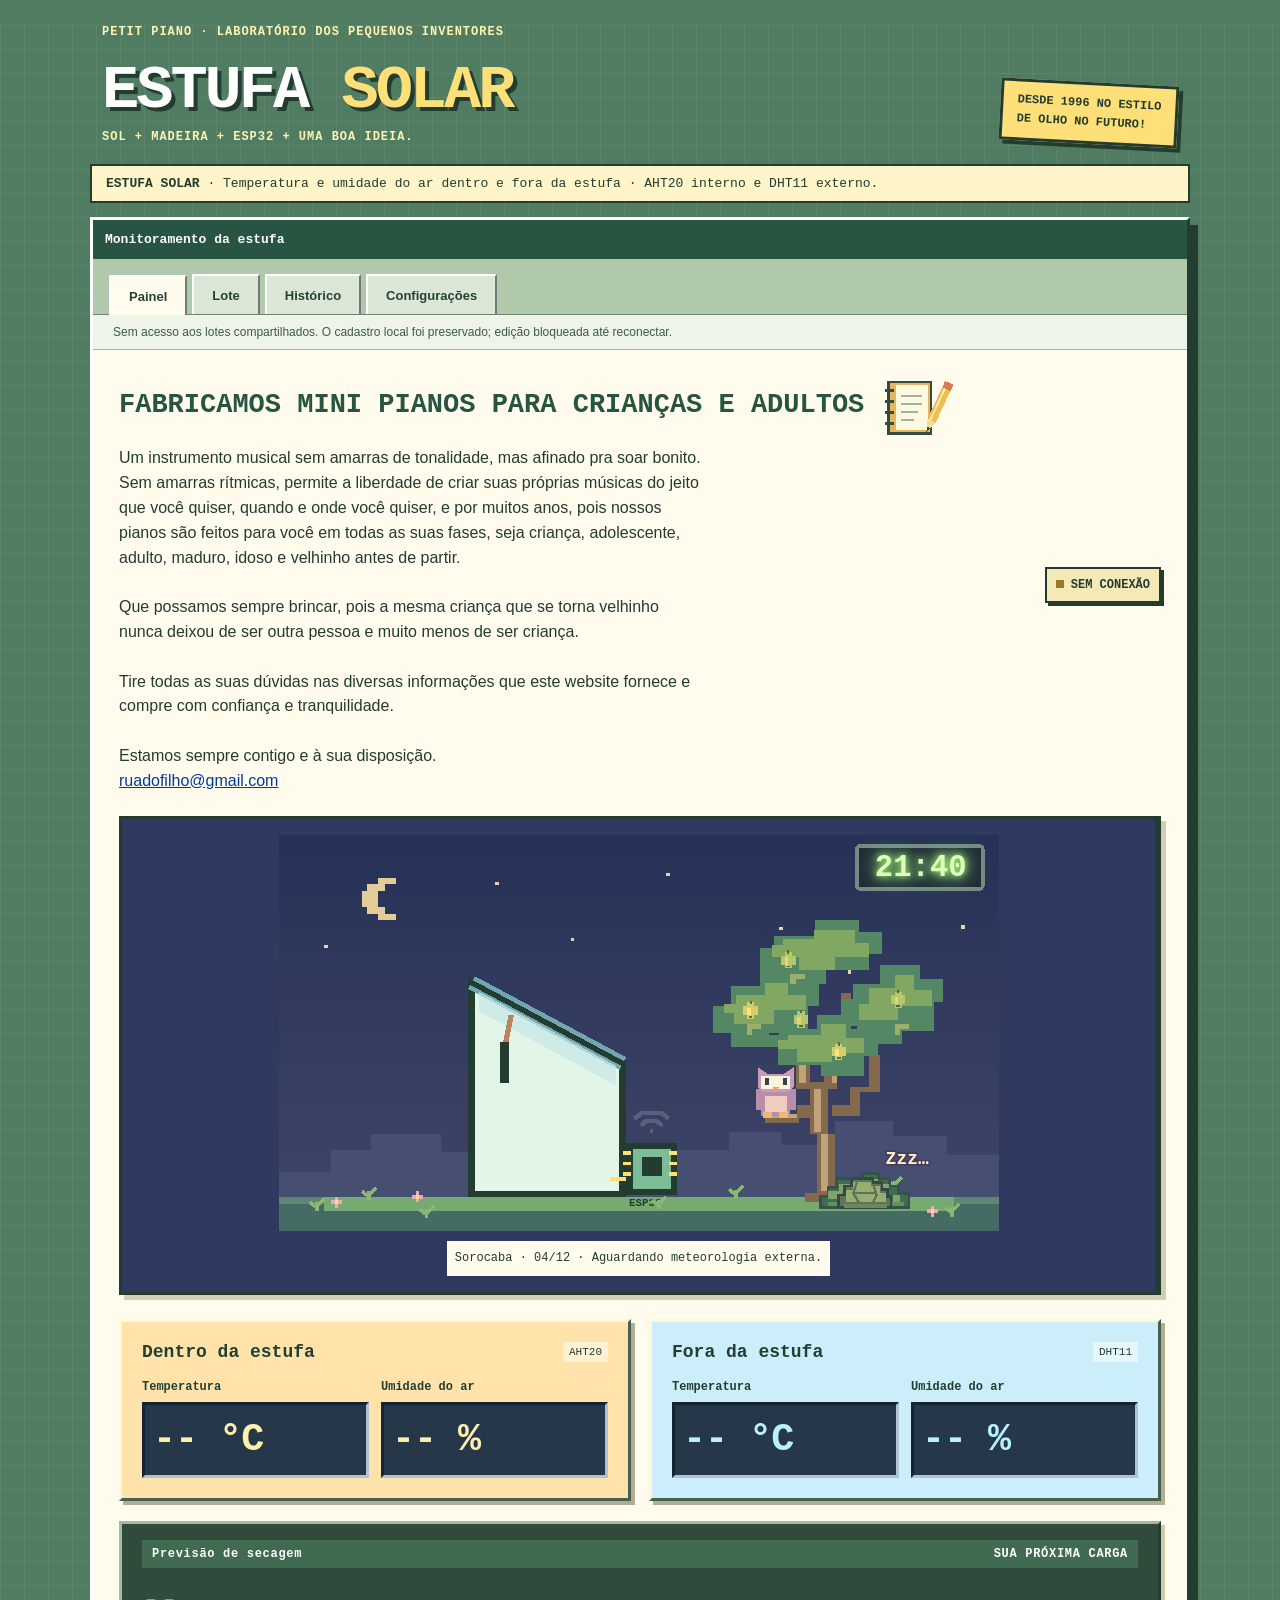
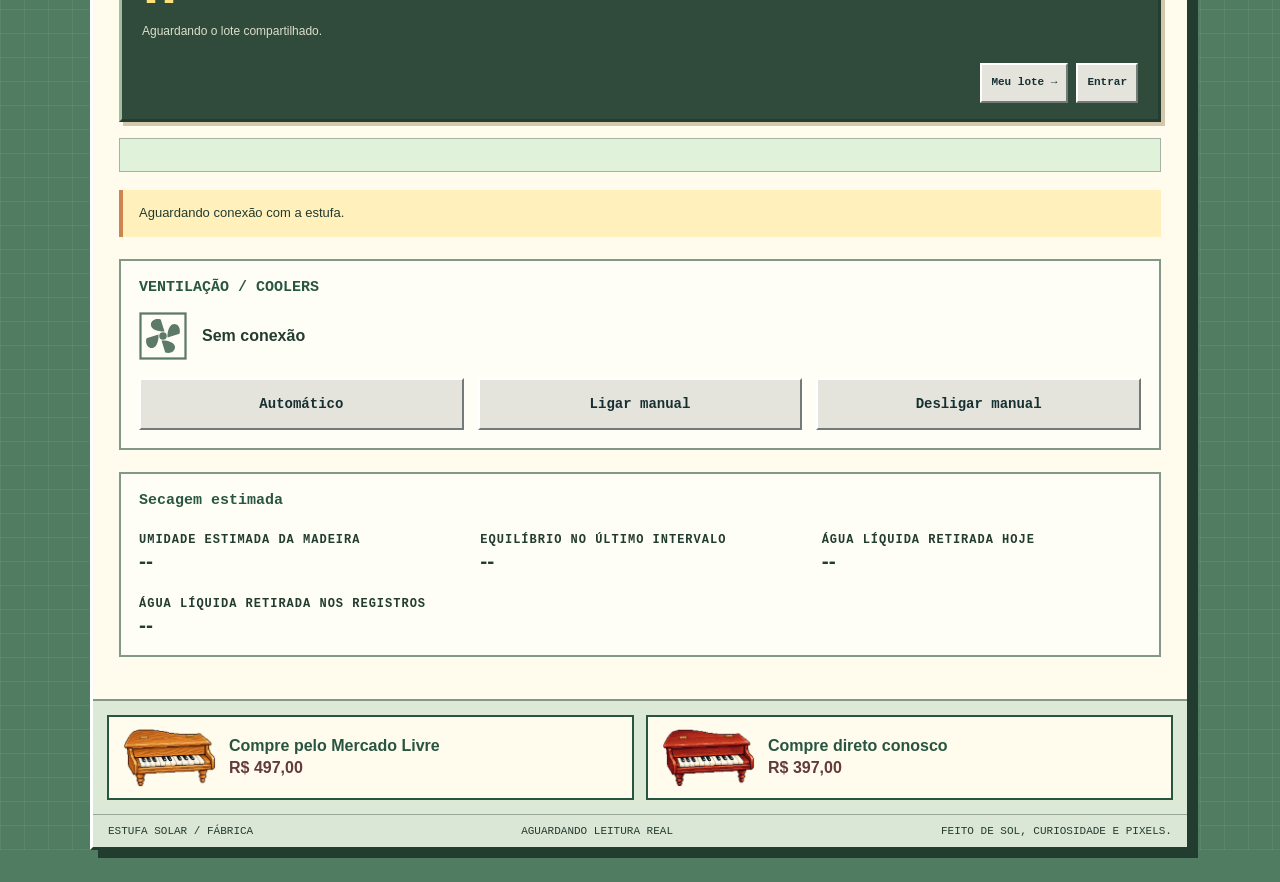
<file: index.html>
<!doctype html>

<html lang="pt-BR">

<head><meta http-equiv="Content-Security-Policy" content="default-src 'self'; connect-src https://fabrica-escotilhas.josequiriri132.workers.dev https://api.open-meteo.com https://geocoding-api.open-meteo.com https://power.larc.nasa.gov https://estufa-api.josequiriri132.workers.dev; img-src 'self' data:; style-src 'self' 'unsafe-inline'; script-src 'self' 'unsafe-inline'; base-uri 'none'; form-action 'none'"><meta charset="utf-8"><meta name="viewport" content="width=device-width,initial-scale=1"><meta name="theme-color" content="#092f38"><title>Estufa Solar — Lotes e Secagem</title>

<style>

:root{font-family:Arial,Helvetica,sans-serif;color:#122c30;background:#103b43;font-size:15px}*{box-sizing:border-box}body{margin:0;background-image:radial-gradient(#ffffff19 1px,transparent 1px);background-size:12px 12px}a{color:#003b9a}button,input,select{font:inherit}button,.button{cursor:pointer;padding:9px 16px;background:#e4e4dc;color:#172f32;border:2px solid;border-color:#fff #737b78 #737b78 #fff;text-decoration:none;display:inline-block;font-weight:bold}button:hover,.button:hover{background:#f6f2d8}button:active{border-color:#737b78 #fff #fff #737b78}button:disabled{cursor:not-allowed;opacity:.55}.masthead{max-width:1100px;margin:30px auto 0;color:#fff;padding:0 12px}.eyebrow{font:12px 'Courier New',monospace;letter-spacing:2px;color:#acd4c9}.heading{display:flex;align-items:end;justify-content:space-between;gap:20px;margin:12px 0 20px}h1{font:700 clamp(26px,5vw,46px) 'Courier New',monospace;margin:4px 0;letter-spacing:-2px}h1 span{color:#ebd78c}.stamp{border:1px solid #94aca4;padding:9px 14px;font:12px 'Courier New',monospace;line-height:1.6;color:#d1e5da}.window{max-width:1100px;margin:0 auto 32px;background:#c7cfca;border:3px solid;border-color:#ebeee7 #16333b #16333b #ebeee7;box-shadow:10px 10px 0 #062a30}.titlebar{background:#092f38;color:#fff;display:flex;justify-content:space-between;align-items:center;padding:8px 12px;font:700 13px 'Courier New',monospace}.titlebar small{color:#e4d38d}.nav{padding:12px 16px 0;display:flex;gap:5px;border-bottom:1px solid #86998d}.nav button{padding:10px 18px;font-size:13px;border-bottom:0}.nav button[aria-selected=true]{background:#f5f3e7;transform:translateY(1px)}.content{background:#f5f3e7;padding:26px}.intro{display:flex;align-items:center;justify-content:space-between;gap:18px;margin-bottom:22px}h2{font:700 24px 'Courier New',monospace;margin:0 0 7px}.muted{color:#526a65;font-size:13px;line-height:1.6}.badge{white-space:nowrap;font:700 12px 'Courier New',monospace;border:1px solid #bba555;padding:9px;background:#f5e9b7}.badge.offline{background:#f3d7cb;border-color:#a45440}.badge.offline .dot{background:#a45440}.badge.online{background:#d2e8cc;border-color:#6b9364}.dot{display:inline-block;width:8px;height:8px;background:#9d7928;margin-right:7px}.online .dot{background:#2e7147}.meters{display:grid;grid-template-columns:1fr 1fr;gap:16px}.meter{background:#e3e7dc;padding:19px;border:1px solid #a3b3a6;position:relative}.label{font:700 12px 'Courier New',monospace;letter-spacing:1px}.display{background:#122d2c;color:#d6e7a8;padding:18px 15px;margin:14px 0 10px;font:700 clamp(38px,7vw,60px) 'Courier New',monospace;box-shadow:inset 2px 2px 0 #071e20;letter-spacing:-3px}.unit{font-size:25px;letter-spacing:0;color:#94bda5}.notice{padding:13px 16px;background:#f3e9bf;border-left:4px solid #ac8d38;margin:18px 0;font-size:13px;line-height:1.6}.lower{display:grid;grid-template-columns:1.15fr 1fr;gap:16px;margin:22px 0}.box{border:1px solid #a4b3a4;padding:18px;background:#fffef6}h3{font:700 15px 'Courier New',monospace;margin:0 0 16px}.readout{display:flex;justify-content:space-between;gap:15px;padding:10px 0;border-bottom:1px dotted #bec8bb;font-size:13px}.readout:last-child{border:0}.controls{display:flex;gap:8px;flex-wrap:wrap;margin:16px 0}.controls button{font-size:12px}.machine{display:flex;gap:15px;align-items:center}.fan{width:48px;height:48px;flex-shrink:0;color:#5d7969}.connection{font:12px 'Courier New',monospace;padding:11px;background:#e2e8df;line-height:1.7}.section-title{display:flex;justify-content:space-between;align-items:center;gap:10px;flex-wrap:wrap;margin:26px 0 15px}.section-title h3{margin:0}.charts{display:grid;grid-template-columns:1fr 1fr;gap:16px}.chart{border:1px solid #a4b3a4;padding:16px;background:#fffef6;min-width:0}.chart svg{width:100%;height:auto;display:block}.empty{height:190px;display:flex;align-items:center;justify-content:center;text-align:center;background:repeating-linear-gradient(0deg,transparent,transparent 35px,#526a6512 36px);color:#657a70;font:13px 'Courier New',monospace;padding:20px}.legend{font:11px 'Courier New',monospace;color:#526a65;margin-top:12px}.footerbar{font:11px 'Courier New',monospace;display:flex;justify-content:space-between;gap:12px;flex-wrap:wrap;padding:10px 15px;background:#dce1d7;border-top:1px solid #94a799}.under{max-width:1100px;margin:-14px auto 30px;text-align:center;color:#b0cac1;font:11px 'Courier New',monospace;line-height:1.8;padding:0 18px}.under a{color:#e8dcab}.import-row{display:flex;gap:12px;flex-wrap:wrap;align-items:center;margin:16px 0}input[type=file]{max-width:100%;font-size:13px}select{padding:7px;background:white;border:1px solid #9bad9f}.table-wrap{overflow:auto}table{width:100%;border-collapse:collapse;font-size:13px}th,td{text-align:left;padding:10px;border-bottom:1px solid #c7d0bf}th{font-family:'Courier New',monospace;background:#e9ecdf}.about-grid{display:grid;grid-template-columns:1fr 1fr;gap:16px}.about-grid p{line-height:1.7;font-size:14px}.status-live{font-size:12px}button:focus-visible,a:focus-visible,input:focus-visible,select:focus-visible{outline:3px solid #b5841e;outline-offset:3px}[hidden]{display:none!important}@media(max-width:720px){.masthead{margin-top:18px}.heading{align-items:start}.stamp{display:none}.window{margin:0 10px 24px;box-shadow:5px 5px 0 #062a30}.content{padding:18px 13px}.intro{align-items:start;flex-direction:column}.meters,.lower,.charts,.about-grid{grid-template-columns:1fr}.nav{padding:10px 7px 0}.nav button{padding:10px;font-size:12px}.titlebar{font-size:11px}.titlebar small{display:none}.display{font-size:54px}.meter{padding:15px}.lower{margin-top:16px}.under{margin-top:0}}


.lab-banner{max-width:1100px;margin:0 auto 14px;padding:13px 17px;background:#f5e9b7;border:2px solid #bb9d45;font:12px 'Courier New',monospace;line-height:1.6}
.form-grid,.result-grid{display:grid;grid-template-columns:repeat(3,minmax(0,1fr));gap:15px}.field{display:flex;flex-direction:column;gap:7px;font-size:13px}.field label,.field legend{font-weight:bold}.field input,.field select{width:100%;min-width:0;padding:10px;border:1px solid #9bad9f;background:#fffef6;color:#122c30}.field small{font-size:11px;line-height:1.5;color:#526a65}.span2{grid-column:span 2}.full{grid-column:1/-1}
.lab-form{border:1px solid #a4b3a4;background:#e9ecdf;padding:20px;margin:18px 0}.lab-form h3{margin-top:10px}
.batch-item{display:flex;justify-content:space-between;gap:15px;align-items:center;padding:15px 0;border-bottom:1px dotted #a4b3a4}.short-empty{height:100px}
.forecast-hero{background:#122d2c;color:#d6e7a8;padding:23px;margin:20px 0}.forecast-hero strong{display:block;font:700 27px 'Courier New',monospace;line-height:1.3;margin:12px 0}.forecast-hero span{font-size:12px;color:#cfdbc1}
.result-grid>div{padding:14px;border:1px solid #a4b3a4;background:#e9ecdf}.result-grid small{display:block;color:#526a65;line-height:1.5}.result-grid b{display:block;font:700 18px 'Courier New',monospace;margin-top:7px}
.checks{display:flex;flex-wrap:wrap;gap:18px;margin:18px 0}.checks label{display:flex;align-items:center;gap:8px;font-size:13px}
.summary-strip{border:1px solid #a4b3a4;padding:16px;background:#e3e7dc;margin-top:16px;font:13px 'Courier New',monospace}
details{border:1px solid #a4b3a4;padding:15px;background:#fffef6;margin:20px 0}summary{cursor:pointer;font-weight:bold}details p{font-size:13px;line-height:1.7}
.nav{flex-wrap:wrap}.notice a{font-weight:bold}.lab-form fieldset{border:0;padding:0;margin:15px 0}.lab-form legend{font:700 15px 'Courier New',monospace;padding-bottom:12px}.lab-status{min-height:25px}
@media(max-width:720px){.form-grid,.result-grid{grid-template-columns:1fr 1fr}.batch-item{display:block}.lab-banner{margin:0 10px 12px}.span2{grid-column:1/-1}}@media(max-width:460px){.form-grid,.result-grid{grid-template-columns:1fr}.span2{grid-column:auto}.forecast-hero strong{font-size:22px}.nav button{padding:10px 8px}}

.lab-banner{font:12px 'Courier New',monospace;padding:10px 14px}.arrival-clock{margin-top:20px;background:#20323e;border:3px solid;border-color:#eee2b9 #0b1820 #0b1820 #eee2b9;box-shadow:4px 4px 0 #b2b8ac;color:#f1e1a0}
.clock-title{display:flex;justify-content:space-between;gap:12px;background:#476150;color:#fff4d3;padding:9px 13px;font:700 12px 'Courier New',monospace;letter-spacing:.7px}
.clock-body{display:flex;align-items:center;gap:26px;padding:26px}.pixel-hourglass{width:88px;height:110px;flex-shrink:0;filter:drop-shadow(4px 4px 0 #0c2026)}.clock-copy{min-width:0}.clock-copy>.label{font-size:11px;color:#d2d6bf;letter-spacing:1px}
#time-main{font:700 clamp(28px,5vw,52px) 'Courier New',monospace;line-height:1.1;margin:13px 0;overflow-wrap:anywhere}.days-digits{font-size:clamp(48px,8vw,76px);letter-spacing:-4px}.days-unit{display:block;font:13px 'Courier New',monospace;letter-spacing:2px;margin-top:5px;text-transform:uppercase}
#time-caption{font-size:12px;line-height:1.6;color:#dce0ce;margin:10px 0 0}.clock-bottom{border-top:1px dotted #6d7b78;padding:14px 20px;font:11px 'Courier New',monospace;line-height:1.6;color:#d9e0c4}
.clock-track{height:10px;background:repeating-linear-gradient(90deg,#102732 0 15px,#20323e 15px 19px);border:1px solid #7d8978;margin-bottom:9px}.clock-track>div{height:100%;background:repeating-linear-gradient(90deg,#e8ca75 0 15px,transparent 15px 19px);transition:width .3s}
.clock-actions{display:flex;align-items:center;justify-content:space-between;gap:10px;margin-top:11px}.clock-actions small{font-size:10px}.clock-actions button{font-size:11px;padding:6px 9px}.at-target .clock-title{background:#397359}
.sand{animation:sand-fall 1.4s steps(3,end) infinite}@keyframes sand-fall{0%{transform:translateY(-3px);opacity:.6}50%{opacity:1}100%{transform:translateY(4px);opacity:.4}}
.wood-species{font:700 13px 'Courier New',monospace;margin:0 0 20px}.wood-species span{font:12px Arial,sans-serif;color:#526a65;margin-left:10px}.place-row{display:flex;gap:10px;align-items:end}.city-field{flex:1}.direction-field{max-width:350px}
#city-results button{text-align:left;font-size:12px}.lab-form{margin-top:24px}.batch-item .controls{flex-shrink:0}.summary-strip{font-size:12px;line-height:1.6}#climate-note{margin-bottom:0}#batch-message:empty,#batch-check:empty{display:none}
@media(max-width:720px){.clock-body{gap:17px;padding:21px 15px}.pixel-hourglass{width:65px;height:86px}.clock-title{font-size:10px;padding:9px}.clock-actions{align-items:start}.clock-bottom{padding:12px 15px}.batch-item .controls{margin-bottom:0}}
@media(prefers-reduced-motion:reduce){.sand{animation:none}.clock-track>div{transition:none}}
 .fornada-history-title{margin-top:0}.fornada-history-title h2{margin:0}
.fornada-log{border:1px solid #9aab9d;background:#fffef6;max-height:290px;overflow:auto}
.fornada-history-table{font-size:12px;min-width:790px}.fornada-history-table th{position:sticky;top:0;z-index:1;background:#e0e6da;font-size:11px}
.fornada-history-table th,.fornada-history-table td{padding:8px 9px;white-space:nowrap}
.fornada-name{max-width:195px;overflow:hidden;text-overflow:ellipsis}.fornada-place{max-width:135px;overflow:hidden;text-overflow:ellipsis}
.fornada-actions{display:flex;gap:5px}.fornada-actions button{padding:4px 7px;font-size:11px;font-weight:normal}
.selected-fornada{background:#f3efce}.history-empty{padding:20px!important;color:#526a65;text-align:center}
.history-feedback{display:flex;align-items:center;justify-content:space-between;gap:12px;font-size:12px;min-height:24px;margin-top:9px}
.history-feedback button{padding:5px 8px;font-size:11px;flex-shrink:0}.history-divider{border:0;border-top:1px solid #b2bda9;margin:24px 0}
@media(max-width:720px){.history-feedback{align-items:start;flex-wrap:wrap}.fornada-log{max-height:250px}}  .sync-bar{display:flex;align-items:center;gap:10px;flex-wrap:wrap;padding:10px 20px;border-bottom:1px solid #a2b2a4;font-size:12px;background:#e8ecdf}.sync-bar span{flex:1;min-width:190px}.sync-bar button{padding:6px 9px;font-size:11px}dialog{max-width:430px;background:#fffef6;border:3px outset #ccd4c9;color:#133640;padding:24px}dialog::backdrop{background:#082a32aa}dialog input{display:block;width:100%;margin-top:8px}button:disabled{opacity:.55;cursor:default}
/* Laboratório solar: edição para pequenos inventores */
:root{background:#507c61;color:#233c30;font-size:16px}body{background-color:#507c61;background-image:linear-gradient(90deg,#ffffff10 1px,transparent 1px),linear-gradient(#ffffff10 1px,transparent 1px);background-size:24px 24px}.masthead{margin-top:25px}.eyebrow{color:#fff3b4;font-weight:bold;letter-spacing:1px}h1{font-size:clamp(34px,6vw,62px);text-shadow:4px 4px #233c30;letter-spacing:-3px}h1 span{color:#ffe078}.stamp{background:#ffe078;color:#233c30;border:3px solid #233c30;box-shadow:4px 4px #233c30;transform:rotate(3deg);font-weight:bold}.window{background:#b1c9ab;border-color:#fff #233c30 #233c30 #fff;box-shadow:8px 8px #233c30}.titlebar{background:#285541;padding:12px}.titlebar small{color:#ffe078}.lab-banner{background:#fff5c8;border:2px solid #233c30;color:#233c30;font-size:13px}.nav{background:#b1c9ab;border-color:#708574;padding-top:15px}.nav button{background:#dae7d6;color:#254232}.nav button[aria-selected=true]{background:#fffbed}.content{background:#fffbed}.sync-bar{background:#eef4e8;color:#3f594a}.intro h2{color:#285541;font-size:27px}.muted{color:#4f5868;font-size:14px}.badge{border:2px solid #233c30;box-shadow:3px 3px #233c30}.meter{border:2px solid #233c30;background:#ffe3ad;box-shadow:4px 4px #ded4bb}.meter:nth-child(2){background:#cfeefa}.meter .label{font-size:14px;letter-spacing:0}.display{background:#29384c;color:#fff1a3;border:3px inset #647186;letter-spacing:-2px}.unit{color:#c6f2ea}.box,.chart,.lab-form,details{border:2px solid #829888}.box h3{color:#285541}.arrival-clock{background:#304a3b;color:#ffe078;box-shadow:4px 4px #d3c8ae;border-color:#a2bda0 #253c30 #253c30 #a2bda0}.clock-title{background:#406b50;color:white;padding:12px}.clock-track{height:16px}.clock-track>div{background:repeating-linear-gradient(90deg,#8de0ac 0 15px,transparent 15px 19px)}button,.button{min-height:40px}button:focus-visible,a:focus-visible,summary:focus-visible{outline:3px solid #34704e;outline-offset:4px}.footerbar{background:#dae7d6}.under{color:#fff5cb}.mission{display:grid;grid-template-columns:1.05fr 1fr;border:3px solid #233c30;box-shadow:5px 5px #d5ccb6;margin-bottom:27px;background:#d9eff2}.mission-art{padding:14px;background:#a8dded;border-right:3px solid #233c30;display:flex;align-items:center}.mission-art svg{width:100%;height:auto;max-height:235px}.mission-copy{padding:24px}.mission-copy h3{font-size:23px;line-height:1.2;margin:10px 0;color:#285541}.mission-copy p{font-size:15px;line-height:1.6;margin:10px 0}.level-tag{font:bold 12px 'Courier New',monospace;background:#ffe078;display:inline-block;padding:6px 9px;border:2px solid #233c30}.discovery{display:grid;grid-template-columns:repeat(3,1fr);gap:12px;margin:23px 0}.discovery details{margin:0;background:#e8f1df;padding:16px}.discovery details:nth-child(2){background:#e0f2da}.discovery details:nth-child(3){background:#fff0bc}.discovery summary{font:bold 15px 'Courier New',monospace;line-height:1.4}.discovery p{font-size:14px;line-height:1.6}.learning-caption{font:12px 'Courier New',monospace;color:#495c4f;margin:24px 0 12px}.meters{margin-top:22px}.sand-top,.sand-bottom{transition:transform 1s}.connection{background:#e5efdf}.notice{background:#fff0bc;border-color:#cd8450}.summary-strip{background:#e0f2da}.label{line-height:1.5}.readout{flex-wrap:wrap}.readout strong{overflow-wrap:anywhere}.days-unit{line-height:1.5}@media(max-width:720px){.mission{grid-template-columns:1fr}.mission-art{border-right:0;border-bottom:3px solid #233c30}.mission-art svg{max-height:185px}.mission-copy{padding:18px}.discovery{grid-template-columns:1fr}.nav button{flex:1 1 40%;font-size:13px}.clock-body{padding:20px 14px}.eyebrow{font-size:11px}h1{letter-spacing:-2px}.titlebar{line-height:1.5}.clock-title{flex-wrap:wrap}.days-unit{letter-spacing:1px}}

.cloud-drift{animation:cloud-drift 12s ease-in-out infinite alternate}.cloud-drift:nth-child(2){animation-delay:-5s}@keyframes cloud-drift{from{transform:translateX(-7px)}to{transform:translateX(9px)}}
.esp-signal{opacity:.18}.esp-online .esp-signal{animation:signal-pulse 1.5s steps(2,end) infinite}.esp-online .esp-signal:nth-child(2){animation-delay:.2s}.esp-online .esp-signal:nth-child(3){animation-delay:.4s}@keyframes signal-pulse{0%,100%{opacity:.2}50%{opacity:1}}
.kiln-wind{opacity:.55}.kiln-wind.coolers-active{opacity:1}.wind-line{animation:wind-flow 1.8s ease-in-out infinite}.wind-line:nth-child(2){animation-delay:-.6s}.wind-line:nth-child(3){animation-delay:-1.2s}@keyframes wind-flow{0%{transform:translateX(-3px);opacity:.2}50%{opacity:1}100%{transform:translateX(6px);opacity:.2}}
@media(prefers-reduced-motion:reduce){.cloud-drift,.wind-line{animation:none}}


/* Organização simples, com a identidade visual de 1996. */
.intro .muted,.mission,.learning-caption,.discovery,.connection,.clock-actions small,#climate-note,#tab-fabrica,.lab-banner{display:none!important}
.env-grid{display:grid;grid-template-columns:1fr 1fr;gap:18px;margin:20px 0}.environment{padding:20px;border:3px solid;border-color:#fff9dc #476150 #476150 #fff9dc;box-shadow:4px 4px 0 #b5ad91}.environment.inside{background:#ffe3aa}.environment.outside{background:#cceefa}.environment h2{font:700 18px 'Courier New',monospace;margin:0 0 18px;color:#253e31}.environment .env-tag{float:right;font:11px 'Courier New',monospace;background:#ffffff80;padding:4px 6px}.environment .env-values{display:grid;grid-template-columns:1fr 1fr;gap:12px}.env-label{font:700 12px 'Courier New',monospace;color:#253e31;margin-bottom:8px}.env-number{background:#27374a;color:#ffefad;border:3px solid;border-color:#152332 #b1c3d0 #b1c3d0 #152332;padding:13px 8px;font:700 clamp(24px,3vw,40px) 'Courier New',monospace;white-space:nowrap;letter-spacing:-1px}.outside .env-number{color:#b9f1ff}.lower{grid-template-columns:1fr}.cooler-actions{display:flex;gap:14px;margin:18px 0 0}.cooler-actions button{flex:1;min-height:52px;font:700 14px 'Courier New',monospace}.cooler-actions button[aria-pressed=true]{background:#bfdac7;color:#173c2c;border-color:#4e7761 #f1fff3 #f1fff3 #4e7761}#cooler-command-status{font-size:13px;margin-bottom:0}#cooler-command-status:empty{display:none}.process-values h3{margin-bottom:22px}.process-values .form-grid{gap:22px}.process-values strong{font-size:21px}.settings-body .box{margin-bottom:18px}#settings-content[hidden]{display:none!important}#settings-content{margin-top:20px}#cooler-dialog{width:min(530px,92vw);border:4px solid;border-color:#fff6d8 #314b3d #314b3d #fff6d8;background:#fffbea;color:#253e31;padding:24px;box-shadow:8px 8px 0 #172f2255}#cooler-dialog::backdrop{background:#213b2a99}.schedule-times{display:flex;gap:18px;margin:20px 0}.schedule-times label{flex:1;font:700 13px 'Courier New',monospace}.schedule-times input{display:block;margin-top:8px;width:100%;padding:10px;border:2px inset #bbc6c7}.schedule-days{display:flex;flex-wrap:wrap;gap:10px;margin:18px 0}.schedule-days label{padding:7px 5px;background:#e4e7dc;font-size:13px}.settings-lock{padding:24px}.arrival-clock{padding:16px 20px;margin:0 0 16px}.clock-title{padding:7px 10px}.clock-body{padding:12px 0}.clock-copy>.label,#time-meta,.clock-track,.pixel-hourglass{display:none}#time-main{font:700 30px 'Courier New',monospace;margin:4px 0}.days-digits{font:700 42px 'Courier New',monospace;letter-spacing:-2px}.days-unit{font:12px 'Courier New',monospace}.clock-bottom{padding:0;border:0}.clock-actions{margin-top:6px}#time-caption{font-size:12px;margin:4px 0}.masthead{margin-top:18px}.masthead .eyebrow,.stamp,.under{display:none}.masthead h1{font-size:32px}.heading{margin:10px 0 18px}.sync-bar{font-size:12px}.titlebar small{display:none}
@media(max-width:800px){.env-grid{grid-template-columns:1fr}.env-number{font-size:34px}.environment h2{font-size:18px}}
@media(max-width:460px){.environment{padding:14px}.environment .env-values{gap:8px}.env-number{font-size:27px;padding:13px 6px}.schedule-times{flex-direction:column}.nav button{font-size:11px}.cooler-actions{gap:8px}.cooler-actions button{padding:10px 6px;font-size:12px}.env-label{font-size:11px}}
.environment,.env-grid,.env-values{min-width:0}#aviso:empty{display:none}@media(max-width:460px){.env-number{font-size:clamp(18px,5.8vw,26px);letter-spacing:-1px;padding:12px 5px}.env-label{font-size:10px}}.mission{display:block!important;margin:18px 0 24px}.mission-copy{display:none!important}.mission-art{width:100%;padding:16px!important}.mission-art svg{width:100%;max-width:720px;height:auto;display:block;margin:auto}.masthead .eyebrow{display:block!important}.masthead .stamp{display:block!important}.masthead h1{font-size:clamp(34px,6vw,62px)}.masthead{margin-top:25px}.heading{margin:12px 0 20px}.lab-banner{display:block!important}.scene-tree{transform-origin:325px 199px}.scene-tree .tree-crown{animation:tree-breeze 5s ease-in-out infinite;transform-origin:325px 180px}@keyframes tree-breeze{0%,100%{transform:translateX(0)}50%{transform:translateX(1px)}}@media(max-width:720px){.masthead .stamp{font-size:9px;padding:6px;max-width:130px}.masthead .eyebrow{font-size:10px;letter-spacing:0}.heading{align-items:center;gap:8px}.mission-art{padding:10px!important}}@media(prefers-reduced-motion:reduce){.scene-tree .tree-crown{animation:none}}.scene-dino .dino-tail{transform-origin:338px 183px;animation:dino-tail-wag 2.8s ease-in-out infinite}.scene-dino{animation:dino-breathe 3s ease-in-out infinite;transform-origin:320px 201px}@keyframes dino-tail-wag{0%,100%{transform:rotate(-4deg)}50%{transform:rotate(5deg)}}@keyframes dino-breathe{0%,100%{transform:translateY(0)}50%{transform:translateY(-1px)}}@media(prefers-reduced-motion:reduce){.scene-dino,.scene-dino .dino-tail{animation:none}}.scene-clock.clock-night #scene-clock-digits{fill:#d5ffab;filter:drop-shadow(0 0 2px #a3ff77) drop-shadow(0 0 5px #79df66)}.scene-clock.clock-night .clock-screen{fill:#24483d;filter:drop-shadow(0 0 4px #83e88b)}.shop-links{display:grid;grid-template-columns:repeat(auto-fit,minmax(min(100%,250px),1fr));gap:12px;padding:14px;background:#dce9d7;border-top:2px solid #829888}.shop-links a{display:flex;align-items:center;gap:12px;padding:10px 12px;background:#fffbed;border:2px solid #285541;color:#285541;font-weight:bold;text-decoration:none}.shop-links a:hover{text-decoration:underline;background:#fff5c8}.shop-links img{flex:none;object-fit:contain}.shop-links strong{display:block;margin-top:4px;color:#633b3b}
</style><link rel="manifest" href="./manifest.webmanifest"><link rel="stylesheet" href="cenario-estufa.css?v=chuva20261105"><style>#scene-esp .esp-signal{color:#e2eeec;opacity:.48;animation:none;filter:none}#scene-esp.esp-online .esp-signal{color:#d5ffab;opacity:1;filter:drop-shadow(0 0 2px #487f4a)}</style><style>.mission-art #kiln-devil,.mission-art #kiln-heat{display:none}</style></head>

<body><header class="masthead"><div class="eyebrow">PETIT PIANO · LABORATÓRIO DOS PEQUENOS INVENTORES</div><div class="heading"><div><h1>ESTUFA <span>SOLAR</span></h1><div class="eyebrow">SOL + MADEIRA + ESP32 + UMA BOA IDEIA.</div></div><div class="stamp">DESDE 1996 NO ESTILO<br>DE OLHO NO FUTURO!</div></div></header>

<div class="lab-banner"><b>ESTUFA SOLAR</b> · Temperatura e umidade do ar dentro e fora da estufa · AHT20 interno e DHT11 externo. </div><main class="window"><div class="titlebar"><span>Monitoramento da estufa</span><small>PINUS ELLIOTTII / LOTES E SECAGEM</small></div><nav class="nav" role="tablist" aria-label="Seções da estufa"><button role="tab" id="tab-painel" aria-selected="true" aria-controls="painel">Painel</button><button role="tab" id="tab-fornada" aria-selected="false" aria-controls="fornada" tabindex="-1">Lote</button><button role="tab" id="tab-historico" aria-selected="false" aria-controls="historico" tabindex="-1">Histórico</button><button role="tab" id="tab-fabrica" aria-selected="false" aria-controls="fabrica" tabindex="-1">04 · A fábrica</button><button role="tab" id="tab-configuracoes" aria-selected="false" aria-controls="configuracoes" tabindex="-1">Configurações</button></nav><div class="sync-bar"><span id="sync-status" role="status">Buscando o lote compartilhado…</span><button id="sync-migrate" type="button" hidden>Usar cadastro deste aparelho</button></div>
<dialog id="sync-auth"><form id="sync-auth-form"><h3>Entrar</h3><label for="sync-password">Senha</label><input id="sync-password" type="password" autocomplete="current-password" required><p id="sync-auth-message" role="status"></p><div class="controls"><button id="sync-auth-submit" type="submit">Entrar</button><button id="sync-auth-cancel" type="button">Cancelar</button></div></form></dialog>

<div class="content"><section id="painel" role="tabpanel" aria-labelledby="tab-painel"><div class="intro"><div><div class="kiln-intro-title"><h2>FABRICAMOS MINI PIANOS PARA CRIANÇAS E ADULTOS</h2><svg width="76" height="64" viewBox="0 0 76 64" role="img" aria-label="Caderno com lápis" shape-rendering="crispEdges"><path fill="#344d43" d="M9 5h45v54H9z"/><path fill="#e5b65e" d="M12 7h40v49H12z"/><path fill="#fff9df" d="M18 9h32v45H18z"/><path stroke="#96b5ad" stroke-width="2" d="M23 20h21M23 28h21M23 36h17M23 44h13"/><path stroke="#344d43" stroke-width="3" d="M7 14h9M7 25h9M7 36h9M7 47h9"/><g transform="rotate(25 59 32)"><path fill="#d67c59" d="M55 4h9v7h-9z"/><path fill="#edbf52" d="M55 11h9v35h-9z"/><path fill="#f8da9c" d="M55 46h9l-4.5 12z"/><path fill="#344d43" d="m57.5 53 2 5 2-5z"/><path fill="#ffe8a3" d="M57 11h2v35h-2z"/></g></svg></div><p class="kiln-intro">Um instrumento musical sem amarras de tonalidade, mas afinado pra soar bonito. Sem amarras rítmicas, permite a liberdade de criar suas próprias músicas do jeito que você quiser, quando e onde você quiser, e por muitos anos, pois nossos pianos são feitos para você em todas as suas fases, seja criança, adolescente, adulto, maduro, idoso e velhinho antes de partir.<br><br>Que possamos sempre brincar, pois a mesma criança que se torna velhinho nunca deixou de ser outra pessoa e muito menos de ser criança.<br><br>Tire todas as suas dúvidas nas diversas informações que este website fornece e compre com confiança e tranquilidade.<br><br>Estamos sempre contigo e à sua disposição.<br><a href="mailto:ruadofilho@gmail.com">ruadofilho@gmail.com</a></p></div><div class="badge" id="badge"><span class="dot"></span><span id="conexao">CONSULTANDO INTERNET</span></div></div>

<div class="mission"><div class="mission-art" style="flex-direction:column"><div class="owl-scene"><svg viewBox="0 0 400 220" role="img" aria-label="Estufa solar com goiabeira e tartaruguinha. À noite, a tartaruga dorme no casco junto à moita e uma coruja visita o jardim." shape-rendering="crispEdges"><defs><clipPath id="kiln-air-clip"><path d="M110 87L188 128V197H110Z"/></clipPath></defs><g id="kiln-side"><path d="M107 82L191 127V200H107Z" fill="#e2f5e6" stroke="#233c30" stroke-width="4"/><path d="M107 82L191 127" stroke="#70a5b1" stroke-width="8"/><path d="M107 82L191 127" stroke="#233c30" stroke-width="3"/><path d="M111 87L187 128V139L111 98Z" fill="#c7e7e8" opacity=".7"/><path d="M125 115V138" stroke="#233c30" stroke-width="5"/><path d="M126 115l3-15" stroke="#bd8360" stroke-width="3"/><g id="kiln-wood" aria-hidden="true"></g><g id="kiln-wind" class="kiln-wind" aria-hidden="true" clip-path="url(#kiln-air-clip)"></g><path d="M91 108h16m-5-4 5 4-5 4M108 181H93m5-4-5 4 5 4" fill="none" stroke="#4f92ac" stroke-width="2"/></g><path d="M25 201h350v8H25z" fill="#75ab72"/><g id="scene-esp" role="img" aria-label="ESP32 com indicador de Wi-Fi" transform="translate(37 108) scale(.5)"><path fill="#233c30" d="M312 126h56v58h-56z"/><path fill="#7cbd97" d="M319 133h42v44h-42z"/><path fill="#233c30" d="M329 142h22v21h-22z"/><path d="M317 137h-9m9 12h-9m9 12h-9m51-24h9m-9 12h9m-9 12h9M294 166h18" stroke="#ffe078" stroke-width="4"/><g class="esp-signal" stroke="currentColor" fill="none" stroke-width="5"><path d="M321 99l8-6h22l8 6m-31 8l6-5h12l6 5m-14 6h4"/></g><text x="315" y="196" font-family="monospace" font-weight="bold" font-size="12" fill="#233c30">ESP32</text></g><g class="scene-clock" role="img" aria-label="Hora de Brasília"><title id="scene-clock-title">Hora de Brasília</title><rect class="clock-frame" x="321" y="6" width="70" height="24" rx="2"/><text id="scene-clock-digits" x="382" y="23" text-anchor="end"><tspan id="scene-clock-hours">--</tspan><tspan id="scene-clock-colon">:</tspan><tspan id="scene-clock-minutes">--</tspan></text></g></svg></div><p id="sky-caption" style="font:12px Courier New,monospace;line-height:1.6;background:#fffbed;color:#233c30;padding:8px;margin:10px 0 0">Sorocaba · Aguardando meteorologia externa.</p></div><div class="mission-copy"><span class="level-tag">FASE 01 · ENERGIA DO SOL</span><h3>Missão: madeira seca!</h3><p>O sol aquece. O ar circula. A madeira vai perdendo água. O painel acompanha as mudanças dentro da estufa.</p><p><b>Este laboratório existe de verdade.</b> Os números abaixo vêm da nossa estufa.</p></div></div><div class="learning-caption">CLIQUE PARA DESCOBRIR ↓</div><div class="discovery"><details><summary>01 · O que o sol faz?</summary><p>A luz do sol vira calor dentro da estufa. Esse calor ajuda a água a sair da madeira, aos poucos. Em dias diferentes, a secagem também muda!</p></details><details><summary>02 · Quem conta os números?</summary><p>O sensor mede a temperatura e a umidade do ar. A ESP32 lê esses valores e os envia pela internet para este painel. É uma pequena ponte entre o mundo físico e a tela!</p></details><details><summary>03 · Já dá para fazer música?</summary><p>A madeira vai virar parte de um pequeno piano! Antes disso, precisamos cuidar da secagem. O computador estima o prazo, e uma medição da madeira confirma quando ela está pronta.</p></details></div><div class="env-grid"><section class="environment inside" aria-label="Medidas internas"><h2>Dentro da estufa <span class="env-tag">AHT20</span></h2><div class="env-values"><div><div class="env-label">Temperatura</div><div class="env-number"><span id="temperatura">--</span> °C</div></div><div><div class="env-label">Umidade do ar</div><div class="env-number"><span id="umidade">--</span> %</div></div></div></section><section class="environment outside" aria-label="Medidas externas"><h2>Fora da estufa <span class="env-tag">DHT11</span></h2><div class="env-values"><div><div class="env-label">Temperatura</div><div class="env-number"><span id="external-temperature">--</span> °C</div></div><div><div class="env-label">Umidade do ar</div><div class="env-number"><span id="external-humidity">--</span> %</div></div></div><span id="external-status" hidden></span></section></div>
<article class="arrival-clock" id="time-remaining" aria-labelledby="time-heading">
<div class="clock-title"><span id="time-heading">Previsão de secagem</span><span id="time-goal">SUA PRÓXIMA CARGA</span></div>
<div class="clock-body">
<svg class="pixel-hourglass" viewBox="0 0 80 100" aria-hidden="true" shape-rendering="crispEdges">
<path d="M12 4H68V12H60V25L46 43V57L60 75V88H68V96H12V88H20V75L34 57V43L20 25V12H12Z" fill="#0c222b"/>
<path d="M20 8H60V12H56V25L42 43V57L56 75V88H60V92H20V88H24V75L38 57V43L24 25V12H20Z" fill="#d5e9d9"/>
<path class="sand-top" d="M28 16H52V24L40 38L28 24Z" fill="#e6c66e"/>
<path class="sand-bottom" d="M28 84V77L40 65L52 77V84Z" fill="#e6c66e"/>
<path class="sand" d="M38 43H42V49H38ZM38 53H42V59H38Z" fill="#b39340"/>
<path d="M10 2H70V8H10ZM10 92H70V98H10Z" fill="#eedb9f"/>
</svg>
<div class="clock-copy"><div class="label">DATA OTIMISTA</div><div id="time-main" aria-live="polite">--</div><p id="time-caption">Cadastre a madeira para começar.</p></div>
</div>
<div class="clock-bottom"><div class="clock-track" aria-hidden="true"><div id="time-meter-fill"></div></div><div id="time-meta">Pinus elliottii · sua próxima carga</div><div class="clock-actions"><small>Estimativa pelo ar medido; confirme a meta na madeira.</small><div class="clock-action-buttons"><button id="timer-edit" type="button">Meu lote →</button><button id="sync-login" type="button">Entrar</button></div></div></div>
</article><div class="summary-strip" id="load-summary"></div><p class="muted" id="climate-note"></p>
<div class="notice" id="aviso" role="status">Consultando as leituras enviadas pela estufa…</div>

<div class="lower"><article class="box"><h3>VENTILAÇÃO / COOLERS</h3><div class="machine"><svg class="fan" viewBox="0 0 64 64" aria-hidden="true"><rect x="2" y="2" width="60" height="60" fill="none" stroke="currentColor" stroke-width="3"/><circle cx="32" cy="32" r="5" fill="currentColor"/><path class="cooler-rotor" d="M30 26C8 24 15 6 29 10L34 26M38 30C40 8 58 15 54 29L38 34M34 38C56 40 49 58 35 54L30 38M26 34C24 56 6 49 10 35L26 30" fill="currentColor"/></svg><div><strong id="coolers">Estado indisponível</strong><div class="muted">Sem confirmação da ESP32</div></div></div><div class="cooler-actions"><button id="cooler-auto" type="button" aria-pressed="false">Automático</button><button id="cooler-on" type="button" aria-pressed="false">Ligar manual</button><button id="cooler-off" type="button" aria-pressed="false">Desligar manual</button></div><p id="cooler-command-status" role="status" aria-live="polite"></p><span id="cooler-schedule-applied" hidden></span></article>

</div>


<article class="box process-values" style="margin:16px 0"><h3>Secagem estimada</h3>
<div class="form-grid"><div><div class="label">UMIDADE ESTIMADA DA MADEIRA</div><strong id="estimated-mc">--</strong></div><div><div class="label">EQUILÍBRIO NO ÚLTIMO INTERVALO</div><strong id="equilibrium-mc">--</strong></div><div><div class="label">ÁGUA LÍQUIDA RETIRADA HOJE</div><strong id="daily-water">--</strong></div><div><div class="label">ÁGUA LÍQUIDA RETIRADA NOS REGISTROS</div><strong id="estimated-water">--</strong></div></div>
</article>
<div class="connection">&gt; MADEIRA: cadastre sua carga na aba Lote.<br>&gt; ACOMPANHAMENTO: o tempo até a meta aparece acima.</div></section>



<section id="fornada" role="tabpanel" aria-labelledby="tab-fornada" hidden>
<div class="intro"><div><h2>Lote</h2></div><button type="button" id="start-new">Novo lote +</button></div>

<form id="batch-form" class="lab-form"><input id="batch-id" type="hidden">
<h3 id="form-title">Dados do lote</h3>
<div class="wood-species">PINUS ELLIOTTII <span>Madeira desta versão</span></div>
<div class="form-grid">
<div class="field"><label for="b-length">Comprimento (mm)</label><input id="b-length" type="number" min="1" max="10000" step="1" value="1000" required></div>
<div class="field"><label for="b-width">Largura (mm)</label><input id="b-width" type="number" min="1" max="2000" step="1" value="200" required></div>
<div class="field"><label for="b-thickness">Espessura (mm)</label><input id="b-thickness" type="number" min="1" max="500" step="1" value="22" required></div>
<div class="field"><label for="b-quantity">Quantidade de tábuas</label><input id="b-quantity" type="number" min="1" max="10000" step="1" value="16" required></div>

<div class="field"><label for="b-initial">Umidade inicial (%)</label><input id="b-initial" type="number" min="1" max="200" step=".1" value="60" required></div>
<div class="field"><label for="b-target">Umidade desejada (%)</label><input id="b-target" type="number" min="7" max="30" step=".1" value="18" required></div>
</div>
<div class="controls"><button type="submit">Salvar e acompanhar →</button></div>
<p id="batch-check" class="muted"></p>
</form>
<div id="batch-message" class="muted" role="status"></div>
<div class="controls"><button id="close-batch" type="button" disabled>Encerrar lote selecionado</button></div>


<span id="source-note" hidden></span>
<details class="box" id="calculo"><summary>Memorial de Cálculo</summary>
<article class="box" aria-labelledby="calc-title">
<h3 id="calc-title">Prazo até a meta do lote</h3>
<p id="calc-estimate" role="status">Selecione um lote para calcular.</p>
<p id="calc-inputs" class="muted"></p>
<p id="calc-air" class="muted"></p>
<p id="calc-basis" class="muted"></p>
</article>
<article class="box" id="wood-measurement">
<h3>UMIDADE DA MADEIRA · EXTECH MO230</h3>
<p>Antes do trabalho, meça a mesma tábua de referência do meio da pilha e informe a média das leituras. Repita perto do mesmo horário.</p>
<details><summary>Como medir com o MO230</summary>
<ol>
<li>Escolha <b>WOOD</b> com MODE e use SET para selecionar o grupo da madeira na tabela do manual. Registre o grupo usado para repetir a medição do mesmo jeito.</li>
<li>Use uma tábua de referência identificada. Se a estufa estiver acima de 40 °C, meça fora dela e observe a compensação de temperatura do manual. Pressione os pinos perpendicularmente às fibras, com boa penetração e sem forçar. Repita em pontos longe das pontas, com profundidade semelhante.</li>
<li>Calcule a média das leituras nos pontos medidos e informe apenas esse percentual. Antes de encerrar, confira também outras tábuas, especialmente as mais espessas e menos ventiladas.</li>
</ol>
<p><a href="https://flir.netx.net/file/asset/50033/original/attachment" target="_blank" rel="noopener">Manual Extech MO230 · operação e tabela dos grupos</a></p>
</details>
<form id="wood-reading-form">
<div class="form-grid">
<div class="field"><label for="wood-reading">Umidade média medida (%)</label><input id="wood-reading" type="number" min="1" max="75" step=".1" inputmode="decimal" required></div>
<div class="field"><label for="wood-reading-group">Grupo no visor</label><select id="wood-reading-group" required><option value="">Selecione</option><option>W1</option><option>W2</option><option>W3</option></select></div>
<div class="field"><label for="wood-reading-time">Data e hora da medição em Brasília</label><input id="wood-reading-time" type="datetime-local" step="1" aria-describedby="wood-time-help"><small id="wood-time-help">Em branco, salva com a hora atual.</small></div>
</div>
<div class="controls"><button id="save-wood-reading" type="submit">Registrar média do Extech</button></div>
<p id="wood-reading-message" class="muted" role="status"></p>
</form>
<div class="table-wrap"><table><caption>Medições do lote selecionado</caption><thead><tr><th scope="col">Data e hora em Brasília</th><th scope="col">Umidade medida</th><th scope="col">Medidor e grupo</th></tr></thead><tbody id="wood-readings"></tbody></table></div>
</article>

</details>
</section>
<section id="historico" role="tabpanel" aria-labelledby="tab-historico" hidden><div class="section-title fornada-history-title"><h2>Histórico de lotes</h2><span class="muted" id="fornada-count">0 lotes</span></div>
<div class="fornada-log" role="region" aria-label="Histórico de lotes" tabindex="0">
<table class="fornada-history-table"><thead><tr><th>Início</th><th>Lote</th><th>Local</th><th>Tábuas / volume</th><th>Meta</th><th>Situação</th><th>Ações</th></tr></thead><tbody id="fornada-history-body"></tbody></table></div>
<div class="history-feedback" role="status"><span id="history-message"></span><button id="undo-delete" type="button" hidden>Desfazer exclusão</button></div>
<hr class="history-divider"><h3>LEITURAS DOS SENSORES</h3><h2>A secagem, hora a hora</h2><div class="import-row"><label for="dia">Dia:</label><select id="dia" disabled><option>Sem registros</option></select></div><div id="mensagem-csv" class="notice" role="status">Abra esta aba para consultar as leituras guardadas na estufa.</div><div class="charts"><article class="chart"><h3>TEMPERATURA / °C</h3><div id="grafico-t" class="empty">SEM REGISTROS DE TEMPERATURA</div><div class="legend">Média por hora. Barras: mínima e máxima entre amostras.</div></article><article class="chart"><h3>UMIDADE DO AR / %</h3><div id="grafico-u" class="empty">SEM REGISTROS DE UMIDADE</div><div class="legend">Lacunas indicam horas sem registros.</div></article></div><div class="section-title"><h3>REGISTROS POR HORA</h3><span class="muted">Mínima / média / máxima entre amostras</span></div><div class="table-wrap"><table><thead><tr><th>Hora</th><th>Amostras</th><th>Temperatura °C</th><th>Umidade %</th></tr></thead><tbody id="tabela"><tr><td colspan="4">Aguardando leituras do histórico da estufa.</td></tr></tbody></table></div></section>

<section id="configuracoes" role="tabpanel" aria-labelledby="tab-configuracoes" hidden><h2>Configurações</h2><div id="settings-locked" class="settings-lock">Entre com sua senha para acessar os ajustes.</div><div id="settings-content" class="settings-body" hidden><article class="box"><h3>Conexão e diagnóstico</h3><div class="readout"><span>Controle atual</span><strong id="modo">Aguardando ESP32</strong></div><div class="readout"><span>Horário da última amostra</span><strong id="hora-dispositivo">Aguardando ESP32</strong></div><div class="readout"><span>Último envio recebido</span><strong id="ultima">Nenhum</strong></div><div class="readout"><span>Relógio de Brasília</span><strong id="relogio">--:--</strong></div></article><article class="box"><h3>Reinício da ESP32</h3><p>A placa precisa estar ligada e conectada para receber o comando.</p><button id="esp32-restart" type="button">Reiniciar ESP32</button><p id="esp32-restart-status" role="status"></p></article><article class="box"><h3>Estufa e instalação</h3><div class="field"><label for="b-separator">Altura dos separadores (mm)</label><input form="batch-form" id="b-separator" type="number" min="5" max="100" step=".1" value="15" required><small>Altura do espaço entre uma camada e outra.</small></div><h3 style="margin-top:26px">ONDE ESTÁ A ESTUFA</h3>
<div class="place-row"><div class="field city-field"><label for="city-query">Cidade no Brasil</label><input form="batch-form" id="city-query" value="Sorocaba" minlength="3" autocomplete="off"></div><button id="find-city" type="button">Buscar cidade</button></div>
<p class="muted" id="chosen-city" role="status">Sorocaba / São Paulo</p><div class="controls" id="city-results"></div>
<div class="field direction-field"><label for="b-direction">O coletor está voltado para</label><select form="batch-form" id="b-direction"><option value="N">Norte</option><option value="S">Sul</option><option value="L">Leste</option><option value="O">Oeste</option></select></div>
<p class="muted">Os dados climáticos são escolhidos automaticamente pelo local.</p>
<button type="submit" form="batch-form">Salvar dados da estufa</button></article></div></section><section id="fabrica" role="tabpanel" aria-labelledby="tab-fabrica" hidden><h2>Antes da primeira nota</h2><p class="muted">Uma visita aos bastidores dos pianinhos.</p><div class="about-grid"><article class="box"><h3>DA MADEIRA AO INSTRUMENTO</h3><p>O cuidado começa antes da montagem. Nesta estufa solar, acompanhamos o ambiente de secagem da madeira que faz parte da nossa fábrica.</p><p>O painel reúne a temperatura e a umidade relativa do ar. Essas informações ajudam a observar como o ambiente muda ao longo do dia.</p></article><article class="box"><h3>PEQUENA CENTRAL, GRANDES CUIDADOS</h3><div class="readout"><span>Local</span><strong>Sorocaba / SP</strong></div><div class="readout"><span>Sensor</span><strong>AHT20 interno + DHT11 externo</strong></div><div class="readout"><span>Controle</span><strong>ESP32 + MOSFET</strong></div><div class="readout"><span>Ventilação</span><strong>Dois coolers</strong></div><p>A leitura do ar não substitui a medição da umidade da madeira para decidir quando ela está pronta.</p></article></div></section></div>

<nav class="shop-links" aria-label="Onde comprar um mini piano">
  <a href="https://www.mercadolivre.com.br/up/MLBU3884237698?attributes=COLOR:MLBU3884237698&amp;matt_tool=38524122&amp;pdp_filters=item_id:MLB4579053767&amp;ua=BcZDW01EbdA3IfjYBiDO7ONWd2Ji0ZFQbhznEOJXEKQfEdKZ#origin=share&amp;sid=share&amp;wid=MLB4579053767&amp;action=copy" target="_blank" rel="noopener noreferrer"><img src="pianinho-madeira.png" alt="" width="96" height="61" loading="lazy"><span>Compre pelo Mercado Livre <strong>R$ 497,00</strong></span></a>
  <a href="comprar.html"><img src="pianinho-vermelho.png" alt="" width="96" height="61" loading="lazy"><span>Compre direto conosco <strong>R$ 397,00</strong></span></a>
</nav><footer class="footerbar"><span>ESTUFA SOLAR / FÁBRICA</span><span id="rodape-status">CONSULTANDO LEITURAS PELA INTERNET</span><span>FEITO DE SOL, CURIOSIDADE E PIXELS.</span></footer></main><div class="under">Um painel com alma de 1996 e cuidado de hoje.<br>Versão consolidada 0.7.1 · lotes sincronizados e cálculo integrado.</div>

<dialog id="cooler-dialog"><h2>Programação automática</h2><div class="schedule-times"><label>Início <input id="cooler-start" type="time" value="09:00" required></label><label>Término <input id="cooler-end" type="time" value="18:00" required></label></div><div class="schedule-days"><label><input type="checkbox" data-cooler-day="0" checked> Dom</label><label><input type="checkbox" data-cooler-day="1" checked> Seg</label><label><input type="checkbox" data-cooler-day="2" checked> Ter</label><label><input type="checkbox" data-cooler-day="3" checked> Qua</label><label><input type="checkbox" data-cooler-day="4" checked> Qui</label><label><input type="checkbox" data-cooler-day="5" checked> Sex</label><label><input type="checkbox" data-cooler-day="6" checked> Sáb</label></div><p id="cooler-dialog-error" role="status"></p><div class="controls"><button id="cooler-dialog-cancel" type="button">Cancelar</button><button id="cooler-dialog-confirm" type="button">Confirmar automático</button></div></dialog><script>



'use strict';

const $=id=>document.getElementById(id);

const tabs=['painel','fornada','historico','configuracoes'];

function abrir(nome){
 const memorial=nome==='calculo';
 if(memorial||nome==='batches'||nome==='lote')nome='fornada';
 if(['configuracoes','fornada'].includes(nome)&&!window.configLiberada){
  window.abaProtegidaPendente=memorial?'calculo':nome;
  setTimeout(()=>window.solicitarAcessoAba?.(),0);
  return false;
 }
 if(!tabs.includes(nome))nome='painel';
 tabs.forEach(id=>{
  const ativo=id===nome;
  $('tab-'+id).setAttribute('aria-selected',String(ativo));
  $('tab-'+id).tabIndex=ativo?0:-1;
  $(id).hidden=!ativo;
 });
 if(memorial)$('calculo').open=true;
 if(nome==='historico')window.dispatchEvent(new Event('history-open'));
 return true;
}

tabs.forEach((id,i)=>{$('tab-'+id).addEventListener('click',()=>{if(abrir(id))history.replaceState(null,'','#'+id);});$('tab-'+id).addEventListener('keydown',e=>{if(['ArrowRight','ArrowLeft','Home','End'].includes(e.key)){e.preventDefault();const n=e.key==='Home'?0:e.key==='End'?tabs.length-1:(i+(e.key==='ArrowRight'?1:tabs.length-1))%tabs.length;if(abrir(tabs[n]))$('tab-'+tabs[n]).focus();}});});

abrir(location.hash.slice(1));

function relogio(){$('relogio').textContent=new Date().toLocaleTimeString('pt-BR',{timeZone:'America/Sao_Paulo',hour:'2-digit',minute:'2-digit',second:'2-digit'});}

relogio();setInterval(relogio,1000);

let registros=[],fonte='csv',geracao=0,estadoOcupado=false,diasOcupado=false,historicoOcupado=false,ultimoRecebimento=0;

function agrupar(dados){return Array.from({length:24},(_,h)=>{const l=dados.filter(r=>r.hora===h);if(!l.length)return null;const res=k=>{const vs=l.map(r=>r[k]);return {min:Math.min(...vs),max:Math.max(...vs),media:vs.reduce((a,b)=>a+b,0)/vs.length};};return {hora:h,n:l.length,t:res('t'),u:res('u')};});}

const fmt=n=>n.toLocaleString('pt-BR',{minimumFractionDigits:1,maximumFractionDigits:1});

function desenhar(id,horas,chave){const box=$(id),validos=horas.filter(Boolean);box.className='';if(!validos.length){box.className='empty';box.textContent='SEM REGISTROS';return;}let min=chave==='u'?0:Math.floor(Math.min(...validos.map(r=>r.t.min))/5)*5-2,max=chave==='u'?100:Math.ceil(Math.max(...validos.map(r=>r.t.max))/5)*5+2;if(max-min<10)max=min+10;const x=h=>43+h/23*370,y=v=>172-(v-min)/(max-min)*143;let svg='<svg viewBox="0 0 440 210" role="img" aria-label="Médias horárias de '+(chave==='t'?'temperatura':'umidade')+'"><rect width="440" height="210" fill="#fffef6"/>';for(let i=0;i<5;i++){const v=min+(max-min)*i/4;svg+='<line x1="43" x2="413" y1="'+y(v)+'" y2="'+y(v)+'" stroke="#dbe1d1"/><text x="37" y="'+(y(v)+4)+'" text-anchor="end" font-size="10" fill="#526a65">'+fmt(v)+'</text>';}let ultimo=null;horas.forEach((r,h)=>{if(r){svg+='<line x1="'+x(h)+'" x2="'+x(h)+'" y1="'+y(r[chave].min)+'" y2="'+y(r[chave].max)+'" stroke="#226f60" stroke-width="6" opacity=".3"/>';if(ultimo!==null)svg+='<line x1="'+x(ultimo.hora)+'" y1="'+y(ultimo[chave].media)+'" x2="'+x(h)+'" y2="'+y(r[chave].media)+'" stroke="#226f60" stroke-width="2"/>';svg+='<circle cx="'+x(h)+'" cy="'+y(r[chave].media)+'" r="4" fill="#226f60"><title>'+String(h).padStart(2,'0')+'h: '+fmt(r[chave].media)+(chave==='t'?' °C':' %')+' / '+r.n+' amostras</title></circle>';ultimo=r;}else ultimo=null;});[0,6,12,18,23].forEach(h=>{svg+='<text x="'+x(h)+'" y="195" text-anchor="middle" font-size="11" fill="#526a65">'+h+'h</text>';});box.innerHTML=svg+'</svg>';}



function renderizar(horas){desenhar('grafico-t',horas,'t');desenhar('grafico-u',horas,'u');$('tabela').replaceChildren();for(let h=0;h<24;h++){const r=horas[h],tr=document.createElement('tr');const valores=r?[String(h).padStart(2,'0')+':00',r.n,[r.t.min,r.t.media,r.t.max].map(fmt).join(' / '),[r.u.min,r.u.media,r.u.max].map(fmt).join(' / ')]:[String(h).padStart(2,'0')+':00','0','Sem registros','Sem registros'];valores.forEach(v=>{const td=document.createElement('td');td.textContent=v;tr.append(td);});$('tabela').append(tr);}}

function escolherDias(dias,anterior){$('dia').replaceChildren();dias.forEach(d=>{const o=document.createElement('option');o.value=d;o.textContent=d.split('-').reverse().join('/');$('dia').append(o);});$('dia').disabled=!dias.length;if(dias.includes(anterior))$('dia').value=anterior;if(!dias.length){const o=document.createElement('option');o.value='';o.textContent='Sem registros';$('dia').append(o);}}

let ultimaAmostraInternet=null;
function atualizarEstado(){window.dispatchEvent(new Event('live-refresh'));}
function verificarIdadeInternet(){}
function semConexao(){/* A simulação local não depende da conexão com a internet. */}
function diaValido(d){if(typeof d!=='string'||!/^\d{4}-\d{2}-\d{2}$/.test(d))return false;const t=new Date(d+'T00:00:00Z');return Number.isFinite(t.getTime())&&t.toISOString().slice(0,10)===d;}

function converterAmostras(amostras){if(!Array.isArray(amostras))throw Error('Histórico inválido');const vistos=new Set();const validas=[];for(const r of amostras){if(!Array.isArray(r)||r.length!==3||!r.every(Number.isFinite))continue;const [minuto,t,u]=r;if(!Number.isInteger(minuto)||minuto<0||minuto>=1440||t< -40||t>85||u<0||u>100||vistos.has(Math.floor(minuto/5)))continue;vistos.add(Math.floor(minuto/5));validas.push({hora:Math.floor(minuto/60),t,u});}if(amostras.length&&!validas.length)throw Error('Nenhuma amostra válida');return validas;}

$('dia').addEventListener('change',()=>window.dispatchEvent(new Event('history-day')));

setInterval(verificarIdadeInternet,1000);

window.addEventListener('offline',semConexao);

document.addEventListener('visibilitychange',()=>{if(!document.hidden){verificarIdadeInternet();atualizarEstado();}});

atualizarEstado();setInterval(atualizarEstado,30000);





</script><script src="model.js?v=integrada072"></script><script src="drying-model.js?v=lacunas20261105"></script><script src="planner.js?v=lacunas20261105"></script><script src="process-source.js?v=lote20261104"></script><script src="fornadas-store.js?v=integrada072"></script><script src="climate-seed.js?v=integrada072"></script><script src="live-source.js?v=reinicio20261109"></script><script src="history-client.js?v=painelsimples20261104"></script><script src="fornadas-shared.js?v=integrada072"></script><script src="app.js?v=reinicio20261109"></script><script src="retro-sounds.js"></script><script src="cenario-relogio-em-cima.js?v=tartaruguinha-passo-lento20261124"></script><script src="scene-clock.js?v=mobile20261101"></script><script src="scene-effects.js?v=vento20261104b"></script><script src="./hatch-config.js"></script><script src="./hatch-ui.js?v=explica20261104"></script><script src="scene-historias.js?v=goiabeira-coruja20261123"></script></body></html>
</file>
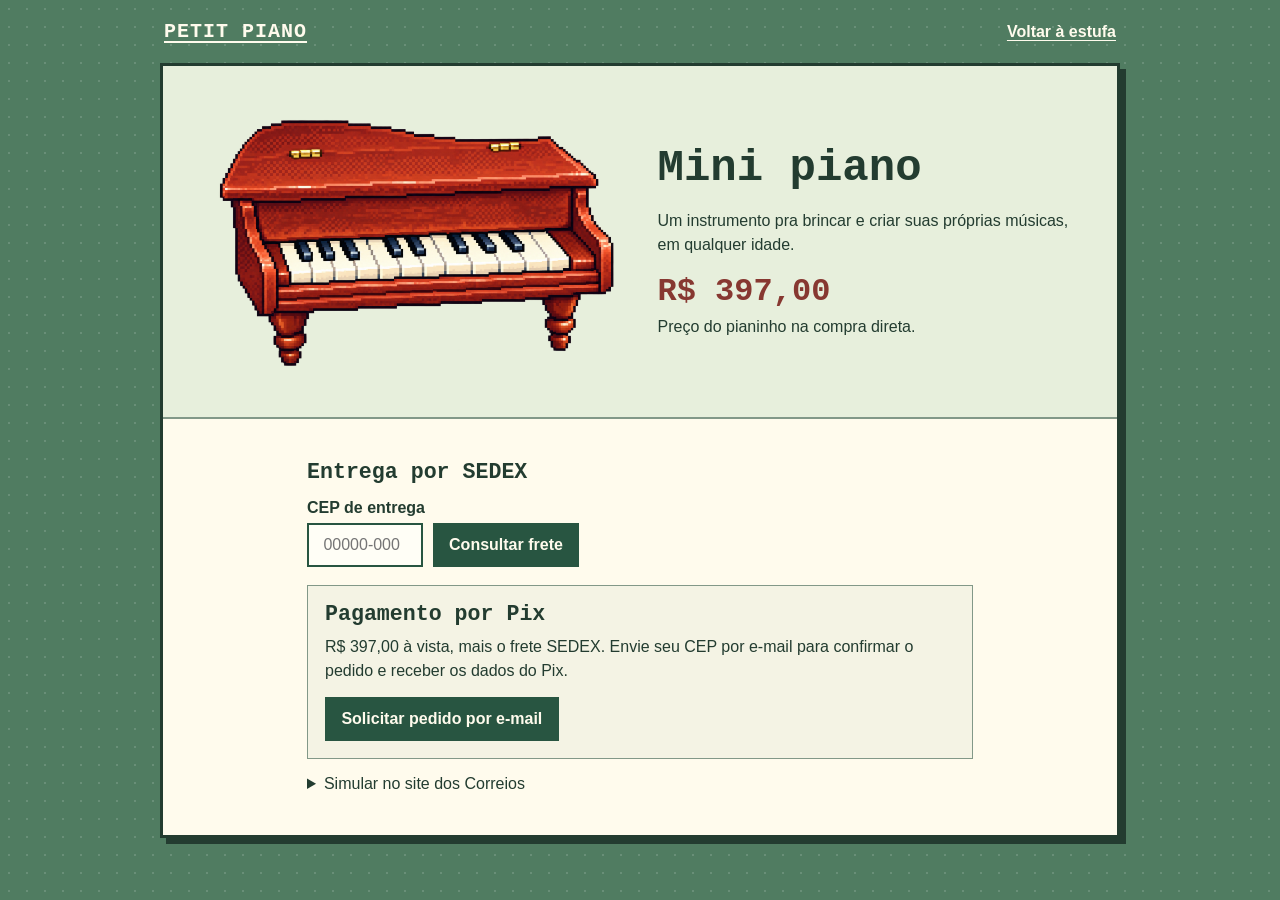
<file: comprar.html>
<!doctype html>
<html lang="pt-BR">
<head>
  <meta charset="utf-8">
  <meta name="viewport" content="width=device-width, initial-scale=1">
  <meta http-equiv="Content-Security-Policy" content="default-src 'self'; img-src 'self' data:; connect-src https://*.workers.dev; style-src 'self'; base-uri 'none'; form-action 'none'">
  <meta name="theme-color" content="#285541">
  <title>Comprar mini piano | Petit Piano</title>
  <link rel="stylesheet" href="comprar.css">
  <script src="comprar.js" defer></script>
</head>
<body>
  <header class="page-header"><a href="./" class="brand">PETIT PIANO</a><a href="./">Voltar à estufa</a></header>
  <main class="shop-window" data-frete-api="">
    <section class="product" aria-labelledby="product-title">
      <img src="pianinho-vermelho.png" alt="Mini piano vermelho" width="480" height="350">
      <div>
        <h1 id="product-title">Mini piano</h1>
        <p>Um instrumento pra brincar e criar suas próprias músicas, em qualquer idade.</p>
        <strong class="price">R$ 397,00</strong>
        <p class="muted">Preço do pianinho na compra direta.</p>
      </div>
    </section>
    <section class="order" aria-labelledby="shipping-title">
      <h2 id="shipping-title">Entrega por SEDEX</h2>
      <form id="quote-form">
        <label for="cep">CEP de entrega</label>
        <div class="quote-row">
          <input id="cep" name="cep" required maxlength="9" inputmode="numeric" autocomplete="postal-code" placeholder="00000-000" pattern="[0-9]{5}-?[0-9]{3}">
          <button type="submit">Consultar frete</button>
        </div>
      </form>
      <p id="quote-status" class="status" role="status"></p>
      <dl id="quote-summary" class="summary" hidden>
        <div><dt>Mini piano</dt><dd id="product-price"></dd></div>
        <div><dt>SEDEX</dt><dd id="shipping-price"></dd></div>
        <div class="total"><dt>Total com frete</dt><dd id="order-total"></dd></div>
      </dl>
      <section class="payment" aria-labelledby="pix-title">
        <h2 id="pix-title">Pagamento por Pix</h2>
        <p>R$ 397,00 à vista, mais o frete SEDEX. Envie seu CEP por e-mail para confirmar o pedido e receber os dados do Pix.</p>
        <a class="order-link" id="email-order" href="mailto:ruadofilho@gmail.com?subject=Compra%20direta%20do%20mini%20piano">Solicitar pedido por e-mail</a>
      </section>
      <details class="shipping-alternative">
        <summary>Simular no site dos Correios</summary>
        <p>Use a modalidade SEDEX, o CEP de origem 18086-101 e uma caixa de 41 × 41 × 13 cm, com 2,6 kg.</p>
        <a href="https://www2.correios.com.br/sistemas/precosprazos/default.cfm" target="_blank" rel="noopener noreferrer">Abrir simulador dos Correios</a>
      </details>
    </section>
  </main>
</body>
</html>
</file>
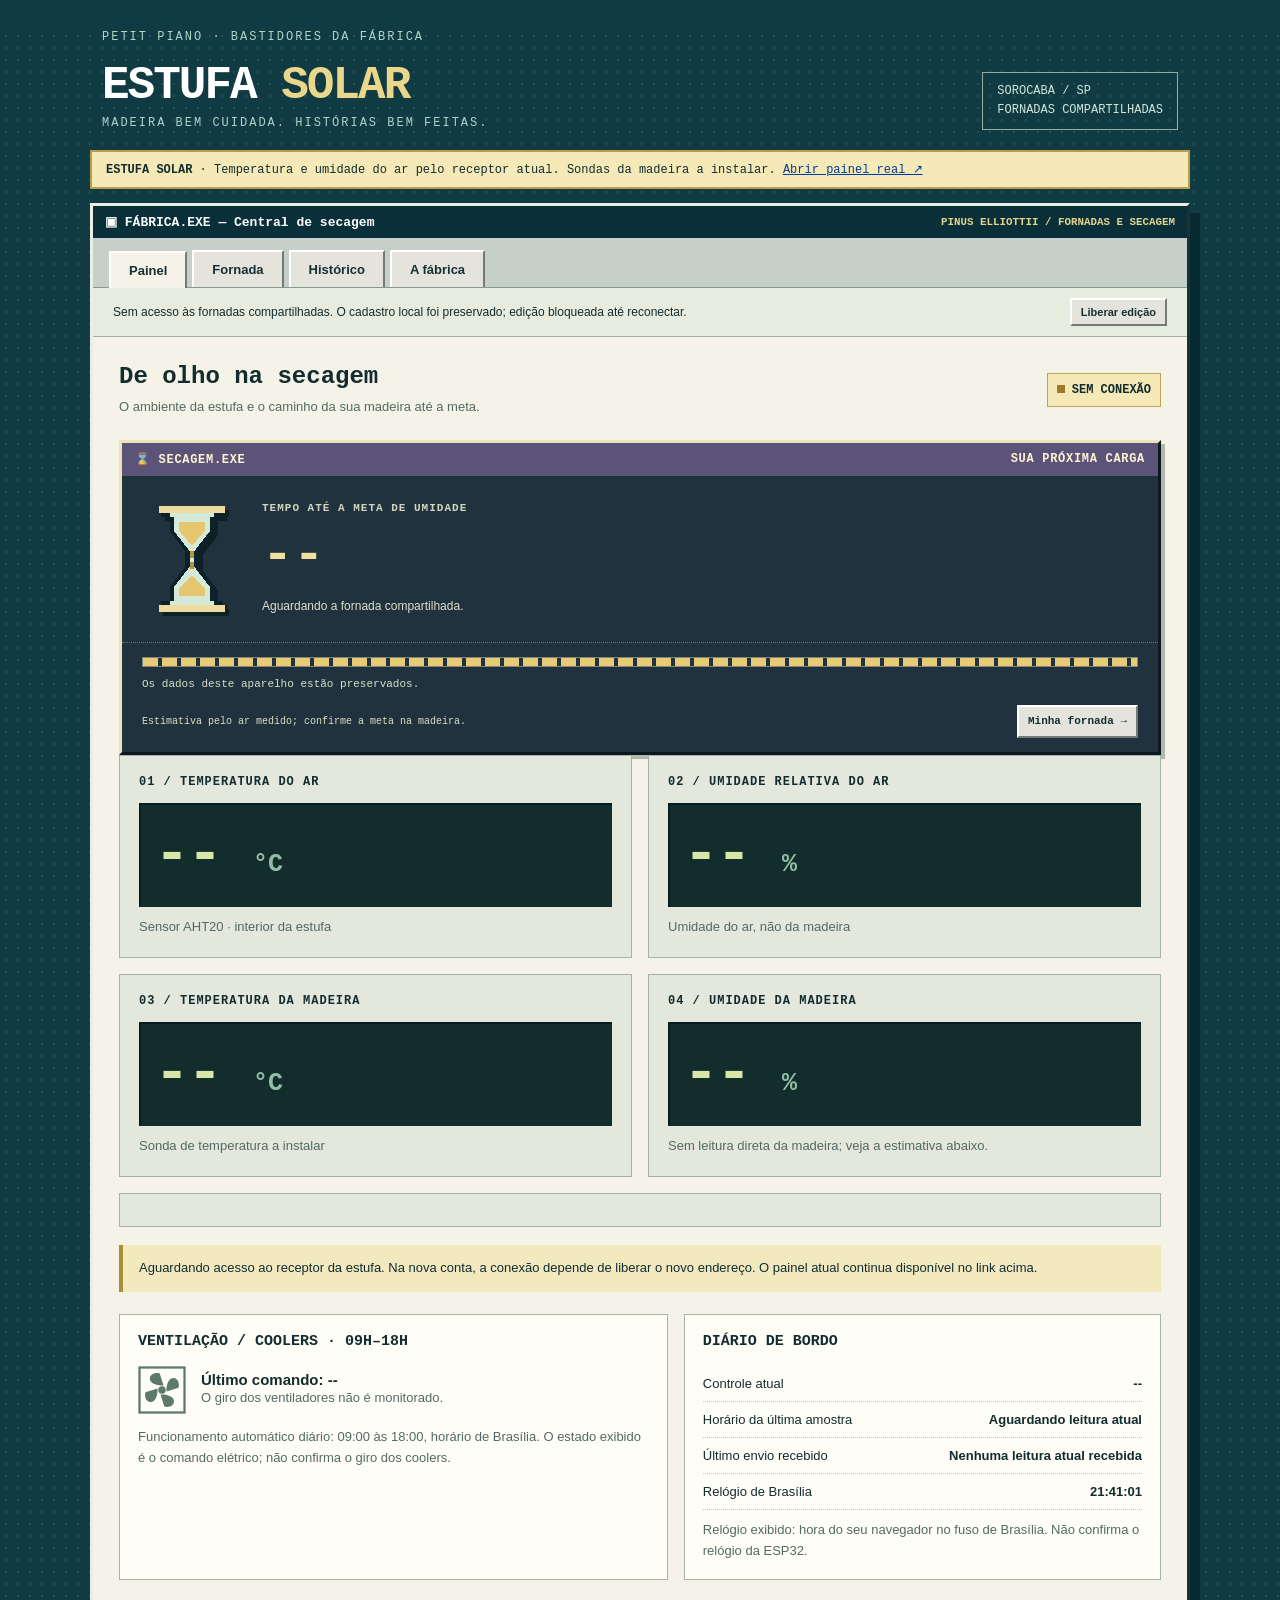
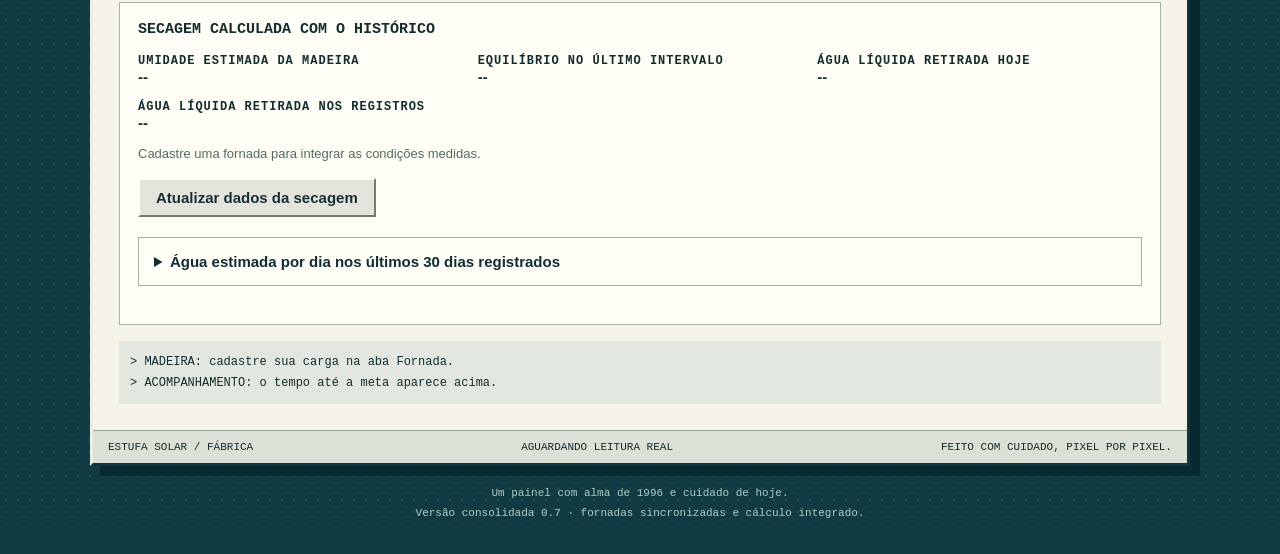
<file: Estufa-Laboratorio.html>
<!doctype html>

<html lang="pt-BR">

<head><meta http-equiv="Content-Security-Policy" content="default-src 'self'; connect-src https://geocoding-api.open-meteo.com https://power.larc.nasa.gov https://estufa-api.josequiriri132.workers.dev; img-src 'self' data:; style-src 'self' 'unsafe-inline'; script-src 'self' 'unsafe-inline'; base-uri 'none'; form-action 'none'"><meta charset="utf-8"><meta name="viewport" content="width=device-width,initial-scale=1"><meta name="theme-color" content="#092f38"><title>Estufa Solar — Fornadas e Secagem</title>

<style>

:root{font-family:Arial,Helvetica,sans-serif;color:#122c30;background:#103b43;font-size:15px}*{box-sizing:border-box}body{margin:0;background-image:radial-gradient(#ffffff19 1px,transparent 1px);background-size:12px 12px}a{color:#003b9a}button,input,select{font:inherit}button,.button{cursor:pointer;padding:9px 16px;background:#e4e4dc;color:#172f32;border:2px solid;border-color:#fff #737b78 #737b78 #fff;text-decoration:none;display:inline-block;font-weight:bold}button:hover,.button:hover{background:#f6f2d8}button:active{border-color:#737b78 #fff #fff #737b78}button:disabled{cursor:not-allowed;opacity:.55}.masthead{max-width:1100px;margin:30px auto 0;color:#fff;padding:0 12px}.eyebrow{font:12px 'Courier New',monospace;letter-spacing:2px;color:#acd4c9}.heading{display:flex;align-items:end;justify-content:space-between;gap:20px;margin:12px 0 20px}h1{font:700 clamp(26px,5vw,46px) 'Courier New',monospace;margin:4px 0;letter-spacing:-2px}h1 span{color:#ebd78c}.stamp{border:1px solid #94aca4;padding:9px 14px;font:12px 'Courier New',monospace;line-height:1.6;color:#d1e5da}.window{max-width:1100px;margin:0 auto 32px;background:#c7cfca;border:3px solid;border-color:#ebeee7 #16333b #16333b #ebeee7;box-shadow:10px 10px 0 #062a30}.titlebar{background:#092f38;color:#fff;display:flex;justify-content:space-between;align-items:center;padding:8px 12px;font:700 13px 'Courier New',monospace}.titlebar small{color:#e4d38d}.nav{padding:12px 16px 0;display:flex;gap:5px;border-bottom:1px solid #86998d}.nav button{padding:10px 18px;font-size:13px;border-bottom:0}.nav button[aria-selected=true]{background:#f5f3e7;transform:translateY(1px)}.content{background:#f5f3e7;padding:26px}.intro{display:flex;align-items:center;justify-content:space-between;gap:18px;margin-bottom:22px}h2{font:700 24px 'Courier New',monospace;margin:0 0 7px}.muted{color:#526a65;font-size:13px;line-height:1.6}.badge{white-space:nowrap;font:700 12px 'Courier New',monospace;border:1px solid #bba555;padding:9px;background:#f5e9b7}.badge.offline{background:#f3d7cb;border-color:#a45440}.badge.offline .dot{background:#a45440}.badge.online{background:#d2e8cc;border-color:#6b9364}.dot{display:inline-block;width:8px;height:8px;background:#9d7928;margin-right:7px}.online .dot{background:#2e7147}.meters{display:grid;grid-template-columns:1fr 1fr;gap:16px}.meter{background:#e3e7dc;padding:19px;border:1px solid #a3b3a6;position:relative}.label{font:700 12px 'Courier New',monospace;letter-spacing:1px}.display{background:#122d2c;color:#d6e7a8;padding:18px 15px;margin:14px 0 10px;font:700 clamp(38px,7vw,60px) 'Courier New',monospace;box-shadow:inset 2px 2px 0 #071e20;letter-spacing:-3px}.unit{font-size:25px;letter-spacing:0;color:#94bda5}.notice{padding:13px 16px;background:#f3e9bf;border-left:4px solid #ac8d38;margin:18px 0;font-size:13px;line-height:1.6}.lower{display:grid;grid-template-columns:1.15fr 1fr;gap:16px;margin:22px 0}.box{border:1px solid #a4b3a4;padding:18px;background:#fffef6}h3{font:700 15px 'Courier New',monospace;margin:0 0 16px}.readout{display:flex;justify-content:space-between;gap:15px;padding:10px 0;border-bottom:1px dotted #bec8bb;font-size:13px}.readout:last-child{border:0}.controls{display:flex;gap:8px;flex-wrap:wrap;margin:16px 0}.controls button{font-size:12px}.machine{display:flex;gap:15px;align-items:center}.fan{width:48px;height:48px;flex-shrink:0;color:#5d7969}.connection{font:12px 'Courier New',monospace;padding:11px;background:#e2e8df;line-height:1.7}.section-title{display:flex;justify-content:space-between;align-items:center;gap:10px;flex-wrap:wrap;margin:26px 0 15px}.section-title h3{margin:0}.charts{display:grid;grid-template-columns:1fr 1fr;gap:16px}.chart{border:1px solid #a4b3a4;padding:16px;background:#fffef6;min-width:0}.chart svg{width:100%;height:auto;display:block}.empty{height:190px;display:flex;align-items:center;justify-content:center;text-align:center;background:repeating-linear-gradient(0deg,transparent,transparent 35px,#526a6512 36px);color:#657a70;font:13px 'Courier New',monospace;padding:20px}.legend{font:11px 'Courier New',monospace;color:#526a65;margin-top:12px}.footerbar{font:11px 'Courier New',monospace;display:flex;justify-content:space-between;gap:12px;flex-wrap:wrap;padding:10px 15px;background:#dce1d7;border-top:1px solid #94a799}.under{max-width:1100px;margin:-14px auto 30px;text-align:center;color:#b0cac1;font:11px 'Courier New',monospace;line-height:1.8;padding:0 18px}.under a{color:#e8dcab}.import-row{display:flex;gap:12px;flex-wrap:wrap;align-items:center;margin:16px 0}input[type=file]{max-width:100%;font-size:13px}select{padding:7px;background:white;border:1px solid #9bad9f}.table-wrap{overflow:auto}table{width:100%;border-collapse:collapse;font-size:13px}th,td{text-align:left;padding:10px;border-bottom:1px solid #c7d0bf}th{font-family:'Courier New',monospace;background:#e9ecdf}.about-grid{display:grid;grid-template-columns:1fr 1fr;gap:16px}.about-grid p{line-height:1.7;font-size:14px}.status-live{font-size:12px}button:focus-visible,a:focus-visible,input:focus-visible,select:focus-visible{outline:3px solid #b5841e;outline-offset:3px}[hidden]{display:none!important}@media(max-width:720px){.masthead{margin-top:18px}.heading{align-items:start}.stamp{display:none}.window{margin:0 10px 24px;box-shadow:5px 5px 0 #062a30}.content{padding:18px 13px}.intro{align-items:start;flex-direction:column}.meters,.lower,.charts,.about-grid{grid-template-columns:1fr}.nav{padding:10px 7px 0}.nav button{padding:10px;font-size:12px}.titlebar{font-size:11px}.titlebar small{display:none}.display{font-size:54px}.meter{padding:15px}.lower{margin-top:16px}.under{margin-top:0}}


.lab-banner{max-width:1100px;margin:0 auto 14px;padding:13px 17px;background:#f5e9b7;border:2px solid #bb9d45;font:12px 'Courier New',monospace;line-height:1.6}
.form-grid,.result-grid{display:grid;grid-template-columns:repeat(3,minmax(0,1fr));gap:15px}.field{display:flex;flex-direction:column;gap:7px;font-size:13px}.field label,.field legend{font-weight:bold}.field input,.field select{width:100%;min-width:0;padding:10px;border:1px solid #9bad9f;background:#fffef6;color:#122c30}.field small{font-size:11px;line-height:1.5;color:#526a65}.span2{grid-column:span 2}.full{grid-column:1/-1}
.lab-form{border:1px solid #a4b3a4;background:#e9ecdf;padding:20px;margin:18px 0}.lab-form h3{margin-top:10px}
.batch-item{display:flex;justify-content:space-between;gap:15px;align-items:center;padding:15px 0;border-bottom:1px dotted #a4b3a4}.short-empty{height:100px}
.forecast-hero{background:#122d2c;color:#d6e7a8;padding:23px;margin:20px 0}.forecast-hero strong{display:block;font:700 27px 'Courier New',monospace;line-height:1.3;margin:12px 0}.forecast-hero span{font-size:12px;color:#cfdbc1}
.result-grid>div{padding:14px;border:1px solid #a4b3a4;background:#e9ecdf}.result-grid small{display:block;color:#526a65;line-height:1.5}.result-grid b{display:block;font:700 18px 'Courier New',monospace;margin-top:7px}
.checks{display:flex;flex-wrap:wrap;gap:18px;margin:18px 0}.checks label{display:flex;align-items:center;gap:8px;font-size:13px}
.summary-strip{border:1px solid #a4b3a4;padding:16px;background:#e3e7dc;margin-top:16px;font:13px 'Courier New',monospace}
details{border:1px solid #a4b3a4;padding:15px;background:#fffef6;margin:20px 0}summary{cursor:pointer;font-weight:bold}details p{font-size:13px;line-height:1.7}
.nav{flex-wrap:wrap}.notice a{font-weight:bold}.lab-form fieldset{border:0;padding:0;margin:15px 0}.lab-form legend{font:700 15px 'Courier New',monospace;padding-bottom:12px}.lab-status{min-height:25px}
@media(max-width:720px){.form-grid,.result-grid{grid-template-columns:1fr 1fr}.batch-item{display:block}.lab-banner{margin:0 10px 12px}.span2{grid-column:1/-1}}@media(max-width:460px){.form-grid,.result-grid{grid-template-columns:1fr}.span2{grid-column:auto}.forecast-hero strong{font-size:22px}.nav button{padding:10px 8px}}

.lab-banner{font:12px 'Courier New',monospace;padding:10px 14px}.arrival-clock{margin-top:20px;background:#20323e;border:3px solid;border-color:#eee2b9 #0b1820 #0b1820 #eee2b9;box-shadow:4px 4px 0 #b2b8ac;color:#f1e1a0}
.clock-title{display:flex;justify-content:space-between;gap:12px;background:#5c5378;color:#fff4d3;padding:9px 13px;font:700 12px 'Courier New',monospace;letter-spacing:.7px}
.clock-body{display:flex;align-items:center;gap:26px;padding:26px}.pixel-hourglass{width:88px;height:110px;flex-shrink:0;filter:drop-shadow(4px 4px 0 #0c2026)}.clock-copy{min-width:0}.clock-copy>.label{font-size:11px;color:#d2d6bf;letter-spacing:1px}
#time-main{font:700 clamp(28px,5vw,52px) 'Courier New',monospace;line-height:1.1;margin:13px 0;overflow-wrap:anywhere}.days-digits{font-size:clamp(48px,8vw,76px);letter-spacing:-4px}.days-unit{display:block;font:13px 'Courier New',monospace;letter-spacing:2px;margin-top:5px;text-transform:uppercase}
#time-caption{font-size:12px;line-height:1.6;color:#dce0ce;margin:10px 0 0}.clock-bottom{border-top:1px dotted #6d7b78;padding:14px 20px;font:11px 'Courier New',monospace;line-height:1.6;color:#d9e0c4}
.clock-track{height:10px;background:repeating-linear-gradient(90deg,#102732 0 15px,#20323e 15px 19px);border:1px solid #7d8978;margin-bottom:9px}.clock-track>div{height:100%;background:repeating-linear-gradient(90deg,#e8ca75 0 15px,transparent 15px 19px);transition:width .3s}
.clock-actions{display:flex;align-items:center;justify-content:space-between;gap:10px;margin-top:11px}.clock-actions small{font-size:10px}.clock-actions button{font-size:11px;padding:6px 9px}.at-target .clock-title{background:#397359}
.sand{animation:sand-fall 1.4s steps(3,end) infinite}@keyframes sand-fall{0%{transform:translateY(-3px);opacity:.6}50%{opacity:1}100%{transform:translateY(4px);opacity:.4}}
.wood-species{font:700 13px 'Courier New',monospace;margin:0 0 20px}.wood-species span{font:12px Arial,sans-serif;color:#526a65;margin-left:10px}.place-row{display:flex;gap:10px;align-items:end}.city-field{flex:1}.direction-field{max-width:350px}
#city-results button{text-align:left;font-size:12px}.lab-form{margin-top:24px}.batch-item .controls{flex-shrink:0}.summary-strip{font-size:12px;line-height:1.6}#climate-note{margin-bottom:0}#batch-message:empty,#batch-check:empty{display:none}
@media(max-width:720px){.clock-body{gap:17px;padding:21px 15px}.pixel-hourglass{width:65px;height:86px}.clock-title{font-size:10px;padding:9px}.clock-actions{align-items:start}.clock-bottom{padding:12px 15px}.batch-item .controls{margin-bottom:0}}
@media(prefers-reduced-motion:reduce){.sand{animation:none}.clock-track>div{transition:none}}
 .fornada-history-title{margin-top:0}.fornada-history-title h2{margin:0}
.fornada-log{border:1px solid #9aab9d;background:#fffef6;max-height:290px;overflow:auto}
.fornada-history-table{font-size:12px;min-width:790px}.fornada-history-table th{position:sticky;top:0;z-index:1;background:#e0e6da;font-size:11px}
.fornada-history-table th,.fornada-history-table td{padding:8px 9px;white-space:nowrap}
.fornada-name{max-width:195px;overflow:hidden;text-overflow:ellipsis}.fornada-place{max-width:135px;overflow:hidden;text-overflow:ellipsis}
.fornada-actions{display:flex;gap:5px}.fornada-actions button{padding:4px 7px;font-size:11px;font-weight:normal}
.selected-fornada{background:#f3efce}.history-empty{padding:20px!important;color:#526a65;text-align:center}
.history-feedback{display:flex;align-items:center;justify-content:space-between;gap:12px;font-size:12px;min-height:24px;margin-top:9px}
.history-feedback button{padding:5px 8px;font-size:11px;flex-shrink:0}.history-divider{border:0;border-top:1px solid #b2bda9;margin:24px 0}
@media(max-width:720px){.history-feedback{align-items:start;flex-wrap:wrap}.fornada-log{max-height:250px}}  .sync-bar{display:flex;align-items:center;gap:10px;flex-wrap:wrap;padding:10px 20px;border-bottom:1px solid #a2b2a4;font-size:12px;background:#e8ecdf}.sync-bar span{flex:1;min-width:190px}.sync-bar button{padding:6px 9px;font-size:11px}dialog{max-width:430px;background:#fffef6;border:3px outset #ccd4c9;color:#133640;padding:24px}dialog::backdrop{background:#082a32aa}dialog input{display:block;width:100%;margin-top:8px}button:disabled{opacity:.55;cursor:default} </style></head>

<body><header class="masthead"><div class="eyebrow">PETIT PIANO · BASTIDORES DA FÁBRICA</div><div class="heading"><div><h1>ESTUFA <span>SOLAR</span></h1><div class="eyebrow">MADEIRA BEM CUIDADA. HISTÓRIAS BEM FEITAS.</div></div><div class="stamp">SOROCABA / SP<br>FORNADAS COMPARTILHADAS</div></div></header>

<div class="lab-banner"><b>ESTUFA SOLAR</b> · Temperatura e umidade do ar pelo receptor atual. Sondas da madeira a instalar. <a href="https://josequiriri132-coder.github.io/estufa-solar/" target="_blank" rel="noopener">Abrir painel real ↗</a></div><main class="window"><div class="titlebar"><span>▣ FÁBRICA.EXE — Central de secagem</span><small>PINUS ELLIOTTII / FORNADAS E SECAGEM</small></div><nav class="nav" role="tablist" aria-label="Seções da estufa"><button role="tab" id="tab-painel" aria-selected="true" aria-controls="painel">Painel</button><button role="tab" id="tab-fornada" aria-selected="false" aria-controls="fornada" tabindex="-1">Fornada</button><button role="tab" id="tab-historico" aria-selected="false" aria-controls="historico" tabindex="-1">Histórico</button><button role="tab" id="tab-fabrica" aria-selected="false" aria-controls="fabrica" tabindex="-1">A fábrica</button></nav><div class="sync-bar"><span id="sync-status" role="status">Buscando a fornada compartilhada…</span><button id="sync-login" type="button">Liberar edição</button><button id="sync-migrate" type="button" hidden>Usar cadastro deste aparelho</button></div>
<dialog id="sync-auth"><form id="sync-auth-form"><h3>Liberar edição das fornadas</h3><p>A consulta funciona em todos os aparelhos. A senha protege as alterações.</p><label for="sync-password">Senha de edição</label><input id="sync-password" type="password" autocomplete="current-password" required><p id="sync-auth-message" role="status"></p><div class="controls"><button id="sync-auth-submit" type="submit">Liberar edição</button><button id="sync-auth-cancel" type="button">Cancelar</button></div></form></dialog>

<div class="content"><section id="painel" role="tabpanel" aria-labelledby="tab-painel"><div class="intro"><div><h2>De olho na secagem</h2><div class="muted">O ambiente da estufa e o caminho da sua madeira até a meta.</div></div><div class="badge" id="badge"><span class="dot"></span><span id="conexao">CONSULTANDO INTERNET</span></div></div>

<article class="arrival-clock" id="time-remaining" aria-labelledby="time-heading">
<div class="clock-title"><span id="time-heading">⌛ SECAGEM.EXE</span><span id="time-goal">SUA PRÓXIMA CARGA</span></div>
<div class="clock-body">
<svg class="pixel-hourglass" viewBox="0 0 80 100" aria-hidden="true" shape-rendering="crispEdges">
<path d="M12 4H68V12H60V25L46 43V57L60 75V88H68V96H12V88H20V75L34 57V43L20 25V12H12Z" fill="#0c222b"/>
<path d="M20 8H60V12H56V25L42 43V57L56 75V88H60V92H20V88H24V75L38 57V43L24 25V12H20Z" fill="#d5e9d9"/>
<path d="M28 16H52V24L40 38L28 24Z" fill="#e6c66e"/>
<path d="M28 84V77L40 65L52 77V84Z" fill="#e6c66e"/>
<path class="sand" d="M38 43H42V49H38ZM38 53H42V59H38Z" fill="#b39340"/>
<path d="M10 2H70V8H10ZM10 92H70V98H10Z" fill="#eedb9f"/>
</svg>
<div class="clock-copy"><div class="label">TEMPO ATÉ A META DE UMIDADE</div><div id="time-main" aria-live="polite">--</div><p id="time-caption">Cadastre a madeira para começar.</p></div>
</div>
<div class="clock-bottom"><div class="clock-track" aria-hidden="true"><div id="time-meter-fill"></div></div><div id="time-meta">Pinus elliottii · sua próxima carga</div><div class="clock-actions"><small>Estimativa pelo ar medido; confirme a meta na madeira.</small><button id="timer-edit" type="button">Minha fornada →</button></div></div>
</article><div class="meters"><article class="meter"><div class="label">01 / TEMPERATURA DO AR</div><div class="display"><span id="temperatura">--</span> <span class="unit">°C</span></div><div class="muted">Sensor AHT20 · interior da estufa</div></article><article class="meter"><div class="label">02 / UMIDADE RELATIVA DO AR</div><div class="display"><span id="umidade">--</span> <span class="unit">%</span></div><div class="muted">Umidade do ar, não da madeira</div></article></div>

<div class="meters" style="margin-top:16px"><article class="meter"><div class="label">03 / TEMPERATURA DA MADEIRA</div><div class="display"><span id="wood-temperature">--</span> <span class="unit">°C</span></div><div class="muted">Sonda de temperatura a instalar</div></article><article class="meter"><div class="label">04 / UMIDADE DA MADEIRA</div><div class="display"><span id="wood-moisture">--</span> <span class="unit">%</span></div><div class="muted" id="wood-status">Aguardando a nova sonda</div></article></div>

<div class="summary-strip" id="load-summary"></div><p class="muted" id="climate-note"></p>
<div class="notice" id="aviso" role="status">Consultando as leituras enviadas pela estufa…</div>

<div class="lower"><article class="box"><h3>VENTILAÇÃO / COOLERS · 09H–18H</h3><div class="machine"><svg class="fan" viewBox="0 0 64 64" aria-hidden="true"><rect x="2" y="2" width="60" height="60" fill="none" stroke="currentColor" stroke-width="3"/><circle cx="32" cy="32" r="5" fill="currentColor"/><path d="M30 26C8 24 15 6 29 10L34 26M38 30C40 8 58 15 54 29L38 34M34 38C56 40 49 58 35 54L30 38M26 34C24 56 6 49 10 35L26 30" fill="currentColor"/></svg><div><strong id="coolers">Estado indisponível</strong><div class="muted">Sem confirmação da ESP32</div></div></div><p class="muted">Funcionamento automático diário: 09:00 às 18:00, horário de Brasília. O estado exibido é o comando elétrico; não confirma o giro dos coolers.</p></article>

<article class="box"><h3>DIÁRIO DE BORDO</h3><div class="readout"><span>Controle atual</span><strong id="modo">Aguardando ESP32</strong></div><div class="readout"><span>Horário da última amostra</span><strong id="hora-dispositivo">Aguardando ESP32</strong></div><div class="readout"><span>Último envio recebido</span><strong id="ultima">Nenhum</strong></div><div class="readout"><span>Relógio de Brasília</span><strong id="relogio">--:--</strong></div><div class="muted" style="margin-top:10px">Relógio exibido: hora do seu navegador no fuso de Brasília. Não confirma o relógio da ESP32.</div></article></div>


<article class="box" style="margin:16px 0"><h3>SECAGEM CALCULADA COM O HISTÓRICO</h3>
<div class="form-grid"><div><div class="label">UMIDADE ESTIMADA DA MADEIRA</div><strong id="estimated-mc">--</strong></div><div><div class="label">EQUILÍBRIO NO ÚLTIMO INTERVALO</div><strong id="equilibrium-mc">--</strong></div><div><div class="label">ÁGUA LÍQUIDA RETIRADA HOJE</div><strong id="daily-water">--</strong></div><div><div class="label">ÁGUA LÍQUIDA RETIRADA NOS REGISTROS</div><strong id="estimated-water">--</strong></div></div>
<p id="process-status" class="muted">Cadastre uma fornada para integrar as condições medidas.</p><p id="process-coverage" class="muted"></p><p id="process-limit" class="muted"></p><p id="process-source" class="muted" role="status"></p><button id="process-refresh" type="button">Atualizar dados da secagem</button>
<details><summary>Água estimada por dia nos últimos 30 dias registrados</summary><div class="table-wrap"><table><thead><tr><th>Data</th><th>Horas cobertas</th><th>Saída kg</th><th>Reabsorção kg</th><th>Saldo kg</th></tr></thead><tbody id="daily-process"></tbody></table></div></details>
</article>
<div class="connection">&gt; MADEIRA: cadastre sua carga na aba Fornada.<br>&gt; ACOMPANHAMENTO: o tempo até a meta aparece acima.</div></section>



<section id="fornada" role="tabpanel" aria-labelledby="tab-fornada" hidden>
<div class="intro"><div><h2>Da tábua à próxima nota</h2><div class="muted">Diga o que entra. A estufa faz as contas.</div></div><button type="button" id="start-new">Nova fornada +</button></div>

<form id="batch-form" class="lab-form"><input id="batch-id" type="hidden">
<h3 id="form-title">O QUE VAI ENTRAR NA ESTUFA</h3>
<div class="wood-species">PINUS ELLIOTTII <span>Madeira desta versão</span></div>
<div class="form-grid">
<div class="field"><label for="b-length">Comprimento C (mm)</label><input id="b-length" type="number" min="1" max="10000" step="1" value="1000" required></div>
<div class="field"><label for="b-width">Largura A (mm)</label><input id="b-width" type="number" min="1" max="2000" step="1" value="200" required></div>
<div class="field"><label for="b-thickness">Espessura E (mm)</label><input id="b-thickness" type="number" min="1" max="500" step="1" value="22" required></div>
<div class="field"><label for="b-quantity">Quantidade de tábuas</label><input id="b-quantity" type="number" min="1" max="10000" step="1" value="16" required></div>
<div class="field"><label for="b-separator">Altura dos separadores (mm)</label><input id="b-separator" type="number" min="5" max="100" step=".1" value="15" required><small>Altura do espaço entre uma camada e outra.</small></div>
<div class="field"><label for="b-initial">Umidade inicial (%)</label><input id="b-initial" type="number" min="1" max="200" step=".1" value="60" required></div>
<div class="field"><label for="b-target">Umidade desejada (%)</label><input id="b-target" type="number" min="7" max="30" step=".1" value="18" required></div>
</div>
<h3 style="margin-top:26px">ONDE ESTÁ A ESTUFA</h3>
<div class="place-row"><div class="field city-field"><label for="city-query">Cidade no Brasil</label><input id="city-query" value="Sorocaba" minlength="3" autocomplete="off"></div><button id="find-city" type="button">Buscar cidade</button></div>
<p class="muted" id="chosen-city" role="status">Sorocaba / São Paulo</p><div class="controls" id="city-results"></div>
<div class="field direction-field"><label for="b-direction">O coletor está voltado para</label><select id="b-direction"><option value="N">Norte</option><option value="S">Sul</option><option value="L">Leste</option><option value="O">Oeste</option></select></div>
<p class="muted">Os dados climáticos são escolhidos automaticamente pelo local.</p>
<div class="controls"><button type="submit">Salvar e acompanhar →</button></div>
<p id="batch-check" class="muted"></p>
</form>
<div id="batch-message" class="muted" role="status"></div>
<div class="controls"><button id="close-batch" type="button" disabled>Encerrar fornada selecionada</button></div>
<details><summary>Guardar meus cadastros</summary><div class="controls"><button id="export-simple" type="button">Salvar uma cópia</button><label class="button" for="import-simple">Abrir uma cópia</label><input id="import-simple" type="file" accept=".json,application/json"></div><p id="backup-status" class="muted"></p></details>

<details id="physical-parameters"><summary>Dados da estufa e ajuste do modelo</summary><p>Geometria e perdas vêm do memorial. Os valores abaixo são cenários iniciais ajustáveis, ainda não medições da montagem. Circulação pelos canais e renovação externa são grandezas diferentes.</p><div class="form-grid">
<div class="field"><label for="physical-density">Densidade básica (kg/m³)</label><input id="physical-density" data-physical="density" type="number" min="250" max="900" step="1"></div><div class="field"><label for="physical-diffusivity">Difusividade de referência a 25 °C (m²/s)</label><input id="physical-diffusivity" data-physical="diffusivity" type="number" min="0.000000000001" max="0.00000001" step="any"></div><div class="field"><label for="physical-activation">Energia de ativação (J/mol)</label><input id="physical-activation" data-physical="activation" type="number" min="0" max="80000" step="100"></div><div class="field"><label for="physical-solarFactor">Fator solar da cobertura (g)</label><input id="physical-solarFactor" data-physical="solarFactor" type="number" min="0.1" max="0.95" step=".01"></div><div class="field"><label for="physical-ua">Perdas da envoltória UA (W/K)</label><input id="physical-ua" data-physical="ua" type="number" min="1" max="30" step=".01"></div><div class="field"><label for="physical-circulation">Circulação pelos canais com coolers ligados (m³/h)</label><input id="physical-circulation" data-physical="circulation" type="number" min="0" max="1000" step="1"></div><div class="field"><label for="physical-exchangeFan">Renovação externa forçada adicional (m³/h)</label><input id="physical-exchangeFan" data-physical="exchangeFan" type="number" min="0" max="100" step="1"></div><div class="field"><label for="physical-freeArea">Fração livre das escotilhas (0 a 1)</label><input id="physical-freeArea" data-physical="freeArea" type="number" min="0" max="1" step=".01"></div></div><button id="save-physical" type="button">Salvar parâmetros desta fornada</button><h3>MEDIÇÃO DE REFERÊNCIA DA MADEIRA</h3><p>Registre uma leitura de instrumento ou método de referência para corrigir o estado estimado. Não registre uma estimativa do próprio painel como se fosse medição.</p><div class="form-grid"><div class="field"><label for="wood-reading">Umidade medida em base seca (%)</label><input id="wood-reading" type="number" min="1" max="200" step=".1"></div><div class="field"><label for="wood-reading-time">Data e hora da medição em Brasília</label><input id="wood-reading-time" type="datetime-local"></div></div><div class="controls"><button id="save-wood-reading" type="button">Registrar medição</button><button id="fit-model" type="button">Ajustar cinética pelas medições</button></div><p id="calibration-message" class="muted" role="status"></p></details>
<details><summary>Sobre a previsão</summary><p>O histórico medido de temperatura e umidade do ar alimenta um modelo reduzido de equilíbrio higroscópico, difusão pela espessura e transferência na superfície. A saída de água é limitada pela renovação do ar e pela transferência de calor. Noites úmidas podem causar reabsorção. A umidade calculada é uma estimativa; leituras válidas da madeira corrigem o estado.</p><p>O prazo futuro resolve os balanços de calor e água com meteorologia horária quando disponível e médias mensais identificadas nos demais períodos. Área e orientação do coletor, cobertura, isolamento, carga, separadores e circulação participam. Os cenários variam coeficientes não medidos; não são intervalos estatísticos.</p><p>O relógio é ancorado nas amostras. Lacunas suspendem o prazo em vez de presumir secagem. Chegar à meta calculada pede confirmação na madeira. Fatores de difusão e vazões ainda precisam ser calibrados para esta estufa.</p><p id="source-note"></p><p>Referências: <a href="https://www.fpl.fs.usda.gov/documnts/fplgtr/fpl_gtr229.pdf" target="_blank" rel="noopener">equilíbrio de umidade USDA</a>; <a href="https://wfs.swst.org/index.php/wfs/article/view/514" target="_blank" rel="noopener">difusão e transferência de massa</a>; memorial fornecido pelo proprietário. A implementação é um modelo reduzido próprio, não reprodução ou validação desses estudos para esta montagem.</p></details>
</section>
<section id="historico" role="tabpanel" aria-labelledby="tab-historico" hidden><div class="section-title fornada-history-title"><h2>Histórico de fornadas</h2><span class="muted" id="fornada-count">0 fornadas</span></div>
<div class="fornada-log" role="region" aria-label="Histórico de fornadas" tabindex="0">
<table class="fornada-history-table"><thead><tr><th>Início</th><th>Fornada</th><th>Local</th><th>Tábuas / volume</th><th>Meta</th><th>Situação</th><th>Ações</th></tr></thead><tbody id="fornada-history-body"></tbody></table></div>
<div class="history-feedback" role="status"><span id="history-message"></span><button id="undo-delete" type="button" hidden>Desfazer exclusão</button></div>
<hr class="history-divider"><h3>LEITURAS DOS SENSORES</h3><h2>A secagem, hora a hora</h2><p class="muted">Temperatura e umidade do ar guardadas automaticamente. Escolha um dia para acompanhar a evolução. Você também pode abrir um CSV antigo.</p><div class="import-row"><button id="usar-esp" type="button">Atualizar histórico</button><a class="button" id="baixar-csv" hidden>Baixar CSV do dia</a></div><div class="import-row"><label class="button" for="arquivo">Abrir CSV da estufa</label><input id="arquivo" type="file" accept=".csv,text/csv"><label for="dia">Dia:</label><select id="dia" disabled><option>Sem registros</option></select></div><div id="mensagem-csv" class="notice" role="status">Abra esta aba para consultar as leituras guardadas na estufa.</div><div class="charts"><article class="chart"><h3>TEMPERATURA / °C</h3><div id="grafico-t" class="empty">SEM REGISTROS DE TEMPERATURA</div><div class="legend">Média por hora. Barras: mínima e máxima entre amostras.</div></article><article class="chart"><h3>UMIDADE DO AR / %</h3><div id="grafico-u" class="empty">SEM REGISTROS DE UMIDADE</div><div class="legend">Lacunas indicam horas sem registros.</div></article></div><div class="section-title"><h3>REGISTROS POR HORA</h3><span class="muted">Mínima / média / máxima entre amostras</span></div><div class="table-wrap"><table><thead><tr><th>Hora</th><th>Amostras</th><th>Temperatura °C</th><th>Umidade %</th></tr></thead><tbody id="tabela"><tr><td colspan="4">Aguardando leituras do histórico ou um arquivo CSV.</td></tr></tbody></table></div><p class="muted">As médias usam as leituras recebidas em cada hora. Um pico entre amostras pode não ser registrado. Arquivos abertos manualmente ficam apenas nesta sessão do navegador. Períodos sem registros aparecem como lacunas.</p></section>

<section id="fabrica" role="tabpanel" aria-labelledby="tab-fabrica" hidden><h2>Antes da primeira nota</h2><p class="muted">Uma visita aos bastidores dos pianinhos.</p><div class="about-grid"><article class="box"><h3>DA MADEIRA AO INSTRUMENTO</h3><p>O cuidado começa antes da montagem. Nesta estufa solar, acompanhamos o ambiente de secagem da madeira que faz parte da nossa fábrica.</p><p>O painel reúne a temperatura e a umidade relativa do ar. Essas informações ajudam a observar como o ambiente muda ao longo do dia.</p></article><article class="box"><h3>PEQUENA CENTRAL, GRANDES CUIDADOS</h3><div class="readout"><span>Local</span><strong>Sorocaba / SP</strong></div><div class="readout"><span>Sensor</span><strong>AHT20</strong></div><div class="readout"><span>Controle</span><strong>ESP32 + MOSFET</strong></div><div class="readout"><span>Ventilação</span><strong>Dois coolers</strong></div><p>A leitura do ar não substitui a medição da umidade da madeira para decidir quando ela está pronta.</p></article></div><p><a class="button" href="https://pianinhos-1996.josequiriri132.chatgpt.site/">← Visitar os pianinhos</a></p></section></div>

<footer class="footerbar"><span>ESTUFA SOLAR / FÁBRICA</span><span id="rodape-status">CONSULTANDO LEITURAS PELA INTERNET</span><span>FEITO COM CUIDADO, PIXEL POR PIXEL.</span></footer></main><div class="under">Um painel com alma de 1996 e cuidado de hoje.<br>Versão consolidada 0.7 · fornadas sincronizadas e cálculo integrado.</div>

<script>



'use strict';

const $=id=>document.getElementById(id);

const tabs=['painel','fornada','historico','fabrica'];

function abrir(nome){if(nome==='batches')nome='fornada';if(!tabs.includes(nome))nome='painel';tabs.forEach(id=>{const ativo=id===nome;$('tab-'+id).setAttribute('aria-selected',String(ativo));$('tab-'+id).tabIndex=ativo?0:-1;$(id).hidden=!ativo;});}

tabs.forEach((id,i)=>{$('tab-'+id).addEventListener('click',()=>{abrir(id);history.replaceState(null,'','#'+id);});$('tab-'+id).addEventListener('keydown',e=>{if(['ArrowRight','ArrowLeft','Home','End'].includes(e.key)){e.preventDefault();const n=e.key==='Home'?0:e.key==='End'?3:(i+(e.key==='ArrowRight'?1:3))%4;abrir(tabs[n]);$('tab-'+tabs[n]).focus();}});});

abrir(location.hash.slice(1));

function relogio(){$('relogio').textContent=new Date().toLocaleTimeString('pt-BR',{timeZone:'America/Sao_Paulo',hour:'2-digit',minute:'2-digit',second:'2-digit'});}

relogio();setInterval(relogio,1000);

let registros=[],fonte='csv',geracao=0,estadoOcupado=false,diasOcupado=false,historicoOcupado=false,ultimoRecebimento=0;

function parseCSV(text){const linhas=text.replace(/^\uFEFF/,'').trim().split(/\r?\n/);const cab=linhas.shift().split(',').map(v=>v.trim());const exigidos=['data_hora_Brasilia','epoch','temperatura_C','umidade_relativa_pct'];if(!exigidos.every(n=>cab.includes(n)))throw Error('Formato não reconhecido. Use o CSV exportado pelo programa EstufaAHT20Historico.');const pos=Object.fromEntries(cab.map((v,i)=>[v,i]));const vistos=new Set();const dados=[];for(const linha of linhas){const col=linha.split(',');const data=col[pos.data_hora_Brasilia]?.trim();const t=Number(col[pos.temperatura_C]),u=Number(col[pos.umidade_relativa_pct]),epoch=Number(col[pos.epoch]);if(!/^\d{4}-\d{2}-\d{2}[ T]\d{2}:\d{2}:\d{2}$/.test(data)||!col[pos.temperatura_C]?.trim()||!col[pos.umidade_relativa_pct]?.trim()||!Number.isFinite(t)||!Number.isFinite(u)||t< -40||t>85||u<0||u>100||!Number.isFinite(epoch)||epoch<=0||vistos.has(epoch))continue;const h=Number(data.slice(11,13)),m=Number(data.slice(14,16));if(h>23||m>59)continue;const esperado=new Date(epoch*1000-10800000).toISOString().slice(0,19);if(esperado!==data.replace(' ','T'))continue;vistos.add(epoch);dados.push({dia:data.slice(0,10),hora:h,t,u,epoch});}if(!dados.length)throw Error('O arquivo não contém amostras válidas.');return dados.sort((a,b)=>a.epoch-b.epoch);}

function agrupar(dados){return Array.from({length:24},(_,h)=>{const l=dados.filter(r=>r.hora===h);if(!l.length)return null;const res=k=>{const vs=l.map(r=>r[k]);return {min:Math.min(...vs),max:Math.max(...vs),media:vs.reduce((a,b)=>a+b,0)/vs.length};};return {hora:h,n:l.length,t:res('t'),u:res('u')};});}

const fmt=n=>n.toLocaleString('pt-BR',{minimumFractionDigits:1,maximumFractionDigits:1});

function desenhar(id,horas,chave){const box=$(id),validos=horas.filter(Boolean);box.className='';if(!validos.length){box.className='empty';box.textContent='SEM REGISTROS';return;}let min=chave==='u'?0:Math.floor(Math.min(...validos.map(r=>r.t.min))/5)*5-2,max=chave==='u'?100:Math.ceil(Math.max(...validos.map(r=>r.t.max))/5)*5+2;if(max-min<10)max=min+10;const x=h=>43+h/23*370,y=v=>172-(v-min)/(max-min)*143;let svg='<svg viewBox="0 0 440 210" role="img" aria-label="Médias horárias de '+(chave==='t'?'temperatura':'umidade')+'"><rect width="440" height="210" fill="#fffef6"/>';for(let i=0;i<5;i++){const v=min+(max-min)*i/4;svg+='<line x1="43" x2="413" y1="'+y(v)+'" y2="'+y(v)+'" stroke="#dbe1d1"/><text x="37" y="'+(y(v)+4)+'" text-anchor="end" font-size="10" fill="#526a65">'+fmt(v)+'</text>';}let ultimo=null;horas.forEach((r,h)=>{if(r){svg+='<line x1="'+x(h)+'" x2="'+x(h)+'" y1="'+y(r[chave].min)+'" y2="'+y(r[chave].max)+'" stroke="#226f60" stroke-width="6" opacity=".3"/>';if(ultimo!==null)svg+='<line x1="'+x(ultimo.hora)+'" y1="'+y(ultimo[chave].media)+'" x2="'+x(h)+'" y2="'+y(r[chave].media)+'" stroke="#226f60" stroke-width="2"/>';svg+='<circle cx="'+x(h)+'" cy="'+y(r[chave].media)+'" r="4" fill="#226f60"><title>'+String(h).padStart(2,'0')+'h: '+fmt(r[chave].media)+(chave==='t'?' °C':' %')+' / '+r.n+' amostras</title></circle>';ultimo=r;}else ultimo=null;});[0,6,12,18,23].forEach(h=>{svg+='<text x="'+x(h)+'" y="195" text-anchor="middle" font-size="11" fill="#526a65">'+h+'h</text>';});box.innerHTML=svg+'</svg>';}



function renderizar(horas){desenhar('grafico-t',horas,'t');desenhar('grafico-u',horas,'u');$('tabela').replaceChildren();for(let h=0;h<24;h++){const r=horas[h],tr=document.createElement('tr');const valores=r?[String(h).padStart(2,'0')+':00',r.n,[r.t.min,r.t.media,r.t.max].map(fmt).join(' / '),[r.u.min,r.u.media,r.u.max].map(fmt).join(' / ')]:[String(h).padStart(2,'0')+':00','0','Sem registros','Sem registros'];valores.forEach(v=>{const td=document.createElement('td');td.textContent=v;tr.append(td);});$('tabela').append(tr);}}

function exibirCSV(){renderizar(agrupar(registros.filter(r=>r.dia===$('dia').value)));}

function escolherDias(dias,anterior){$('dia').replaceChildren();dias.forEach(d=>{const o=document.createElement('option');o.value=d;o.textContent=d.split('-').reverse().join('/');$('dia').append(o);});$('dia').disabled=!dias.length;if(dias.includes(anterior))$('dia').value=anterior;if(!dias.length){const o=document.createElement('option');o.value='';o.textContent='Sem registros';$('dia').append(o);}}

let ultimaAmostraInternet=null;
function atualizarEstado(){window.dispatchEvent(new Event('live-refresh'));}
function verificarIdadeInternet(){}
function semConexao(){/* A simulação local não depende da conexão com a internet. */}
function diaValido(d){if(typeof d!=='string'||!/^\d{4}-\d{2}-\d{2}$/.test(d))return false;const t=new Date(d+'T00:00:00Z');return Number.isFinite(t.getTime())&&t.toISOString().slice(0,10)===d;}

function converterAmostras(amostras){if(!Array.isArray(amostras))throw Error('Histórico inválido');const vistos=new Set();const validas=[];for(const r of amostras){if(!Array.isArray(r)||r.length!==3||!r.every(Number.isFinite))continue;const [minuto,t,u]=r;if(!Number.isInteger(minuto)||minuto<0||minuto>=1440||t< -40||t>85||u<0||u>100||vistos.has(Math.floor(minuto/5)))continue;vistos.add(Math.floor(minuto/5));validas.push({hora:Math.floor(minuto/60),t,u});}if(amostras.length&&!validas.length)throw Error('Nenhuma amostra válida');return validas;}

$('dia').addEventListener('change',()=>window.dispatchEvent(new Event('history-day')));

$('usar-esp').addEventListener('click',atualizarEstado);

$('arquivo').addEventListener('change',async e=>{const f=e.target.files[0];if(!f)return;const g=++geracao;try{if(f.size>2000000)throw Error('Use um CSV de até 2 MB.');const novos=parseCSV(await f.text());if(g!==geracao)return;registros=novos;fonte='csv';window.dispatchEvent(new CustomEvent('process-csv-import',{detail:novos}));$('baixar-csv').hidden=true;escolherDias([...new Set(registros.map(r=>r.dia))].sort().reverse(),'');$('mensagem-csv').textContent=registros.length+' amostras do arquivo '+f.name+'. Arquivo local; sem envio ao servidor. Use Atualizar histórico para voltar às leituras da nuvem.';exibirCSV();}catch(err){if(g===geracao)$('mensagem-csv').textContent=err.message+' O histórico anterior foi mantido.';}});

setInterval(verificarIdadeInternet,1000);

window.addEventListener('offline',semConexao);

document.addEventListener('visibilitychange',()=>{if(!document.hidden){verificarIdadeInternet();atualizarEstado();}});

atualizarEstado();setInterval(atualizarEstado,30000);





</script><script>
/* Modelo de laboratório v0.1. Hipóteses explícitas; não é curva validada de Pinus. */
(function(root){
'use strict';
const C={area:0.66442*1.220,depth:0.585,length:1.220,boardLength:1.000,pileTop:0.342,base:0.058,sticker:0.015,sideGap:0.070,gap:0.045,ua:5.8059166,latent:2400/3600,density:500};
const finite=(x,a,b)=>Number.isFinite(Number(x))&&Number(x)>=a&&Number(x)<=b;
function validate(b){
 const e=[];
 if(!b||b.species!=='pinus_elliottii')return ['Este protótipo aceita somente Pinus elliottii.'];
 for(const [key,min,max,label] of [['length',1,10000,'comprimento'],['width',1,2000,'largura'],['thickness',1,500,'espessura'],['quantity',1,10000,'quantidade'],['initial',1,200,'umidade inicial'],['target',7,30,'umidade final']])if(!finite(b[key],min,max))e.push('Confira '+label+'.');
 if(b.separator!==undefined&&!finite(b.separator,5,100))e.push('Use separadores de 5 a 100 mm.');
 if(!Number.isInteger(Number(b.quantity)))e.push('A quantidade deve ser inteira.');
 if(Number(b.initial)<=Number(b.target))e.push('A umidade inicial precisa superar a meta.');
 if(!b.name||b.name.trim().length>80)e.push('Use um nome com até 80 caracteres.');
 if(!Number.isFinite(Date.parse(b.start+'-03:00')))e.push('Informe uma data de início válida no horário de Brasília.');
 return e;
}
function capacity(b){
 const l=Number(b.length)/1000,w=Number(b.width)/1000,t=Number(b.thickness)/1000,n=Number(b.quantity);
 const perLayer=Math.max(0,Math.floor((C.depth-2*C.sideGap+C.gap+1e-9)/(w+C.gap)));
 const sticker=Number(b.separator??15)/1000;
 const layers=Math.max(0,Math.floor((C.pileTop-C.base+sticker+1e-9)/(t+sticker)));
 const max=perLayer*layers;
 return {volume:l*w*t*n,perLayer,layers,max,fits:l<=C.boardLength+1e-9&&n<=max&&max>0,lengthFits:l<=C.boardLength+1e-9};
}
function solar(day,lat,lon,direction,tilt,dni,dhi){
 const date=new Date(day+'T12:00:00Z');if(!Number.isFinite(date.getTime()))throw Error('Data solar inválida');
 const year=date.getUTCFullYear(),doy=(date-Date.UTC(year,0,0))/86400000;
 const yrDays=(Date.UTC(year+1,0,1)-Date.UTC(year,0,1))/86400000;
 const r=Math.PI/180,L=lat*r,B=tilt*r,az=({N:0,L:90,S:180,O:270})[direction]*r;
 const gamma=2*Math.PI/yrDays*(Math.floor(doy)-1);
 const decl=.006918-.399912*Math.cos(gamma)+.070257*Math.sin(gamma)-.006758*Math.cos(2*gamma)+.000907*Math.sin(2*gamma)-.002697*Math.cos(3*gamma)+.00148*Math.sin(3*gamma);
 const eot=229.18*(.000075+.001868*Math.cos(gamma)-.032077*Math.sin(gamma)-.014615*Math.cos(2*gamma)-.040849*Math.sin(2*gamma));
 let h=0;
 for(let m=5;m<1440;m+=10){
  const hour=((m+eot+4*lon+180)/4-180)*r;
  const up=Math.sin(L)*Math.sin(decl)+Math.cos(L)*Math.cos(decl)*Math.cos(hour);
  if(up<=0)continue;
  const north=Math.cos(L)*Math.sin(decl)-Math.sin(L)*Math.cos(decl)*Math.cos(hour);
  const east=-Math.cos(decl)*Math.sin(hour);
  const cosInc=Math.max(0,up*Math.cos(B)+(north*Math.cos(az)+east*Math.sin(az))*Math.sin(B));
  const ghi=dni*up+dhi;
  h+=(dni*cosInc+dhi*(1+Math.cos(B))/2+.2*ghi*(1-Math.cos(B))/2)/6/1000;
 }
 return h;
}
function estimate(b,env,observations=[]){
 const errors=validate(b);if(errors.length)throw Error(errors.join(' '));
 const cap=capacity(b);
 const m0=cap.volume*C.density;
 const start=Date.parse(b.start+'-03:00'),now=Number(env.epoch)||Date.now(),elapsed=Math.max(0,(now-start)/86400000);
 const valid=observations.filter(x=>x.valid===true&&Number.isFinite(x.mc)&&x.mc>=7&&x.mc<=18&&Number.isFinite(x.epoch)&&x.epoch>=start&&x.epoch<=now).sort((a,b)=>a.epoch-b.epoch);
 const latest=valid.at(-1),current=latest?latest.mc:Number(b.initial);
 const stale=latest&&(now-latest.epoch)>15*60000;
 const usable=!!latest&&!stale&&env.sensorOnline!==false;
 const assumed=usable?current:Number(b.initial);
 const water=Math.max(0,m0*(assumed-Number(b.target))/100);
 const h=env.manualH?Number(env.h):solar(env.day,Number(env.lat),Number(env.lon),env.direction,Number(env.tilt),Number(env.dni),Number(env.dhi));
 if(!Number.isFinite(h)||h<0)throw Error('Confira os parâmetros solares.');
 const gain=Number(env.g),frac=Number(env.useful);
 const useful=A=>A*h*gain*frac;
 const daily=useful(C.area),latent=water*C.latent;
 const status=usable&&latest.mc<=Number(b.target)?'meta':'estimativa';
 const low=daily>0?latent/(daily*1.5):null;
 const high=daily>0?latent/(daily*.5):null;
 const rate=valid.length>1?(valid[0].mc-latest.mc)/((latest.epoch-valid[0].epoch)/86400000):null;
 const room=Number(env.airT),vent=Number(env.vent),ambient=Number(env.ambient);
 const losses=(C.ua+1.1*1005*vent/3600)*Math.max(0,room-ambient);
 return {cap,m0,water,h,daily,latent,low,high,elapsed,current:usable?latest.mc:null,status,rate,hasFresh:usable,stale:!!stale,source:usable?'sensor simulado válido':'entrada inicial; progresso não confirmado',losses,
 warnings:[!cap.fits?'A carga ultrapassa o arranjo do memorial.':null,Number(b.initial)>30?'Umidade inicial acima de 30% exige uma fonte adequada; medidores de pinos fornecem apenas indicação aproximada nessa região.':null,'Janela energética experimental: não inclui um modelo cinético validado por espessura nem prevê defeitos.'].filter(Boolean)};
}
const api={C,validate,capacity,solar,estimate};
if(typeof module!=='undefined'&&module.exports)module.exports=api;
else root.EstufaModel=api;
})(typeof window!=='undefined'?window:globalThis);

</script><script>
/* v0.6: observador higrotérmico reduzido. Todas as umidades em base seca.
   Coeficientes não medidos permanecem cenários explícitos, nunca precisão certificada. */
(function(root,factory){const api=factory(typeof module==='object'&&module.exports?require('./model.js'):root.EstufaModel);if(typeof module==='object'&&module.exports)module.exports=api;else root.EstufaDrying=api;})(typeof globalThis==='object'?globalThis:this,function(M){
'use strict';
const DAY=86400000,HOUR=3600000,MAX_GAP=15*60000;
const DEFAULTS=Object.freeze({density:500,diffusivity:1.25e-10,activation:25000,fsp:30,freeMultiplier:4,solarFactor:.55,ua:M.C.ua,airVolume:.4743,openingIn:.01,openingOut:.01,freeArea:.5,openingHeight:.60,discharge:.60,circulation:100,exchangeFan:0,rateScale:1});
const bounds={density:[250,900],diffusivity:[1e-12,1e-8],activation:[0,80000],fsp:[20,40],freeMultiplier:[1,10],solarFactor:[.1,.95],ua:[1,30],airVolume:[.1,5],openingIn:[0,.05],openingOut:[0,.05],freeArea:[0,1],openingHeight:[.05,2],discharge:[.1,1],circulation:[0,1000],exchangeFan:[0,100],rateScale:[.1,10]};
function params(input={}){const p={...DEFAULTS};for(const [k,v] of Object.entries(input)){if(!(k in bounds))continue;if(!Number.isFinite(v)||v<bounds[k][0]||v>bounds[k][1])throw Error('Parâmetro inválido: '+k);p[k]=v;}return p;}
const clamp=(v,a,b)=>Math.min(b,Math.max(a,v));
function emc(t,rh){if(!Number.isFinite(t)||t<0||t>80||!Number.isFinite(rh)||rh<0||rh>100)return null;const h=Math.min(.999,rh/100),w=349+1.29*t+.0135*t*t,k=.805+.000736*t-.00000273*t*t,k1=6.27-.00938*t-.000303*t*t,k2=1.91+.0407*t-.000293*t*t,x=k*h;return 1800/w*(x/(1-x)+(k1*x+2*k1*k2*x*x)/(1+k1*x+k1*k2*x*x));}
function saturation(t){return 610.94*Math.exp(17.625*t/(t+243.04));}
function ratio(t,rh){const pv=clamp(rh,0,100)/100*saturation(t);return .62198*pv/(101325-pv);}
function rhFromRatio(t,w){return clamp(100*(101325*w/(.62198+w))/saturation(t),0,100);}
function latent(t){return 2501000-2361*t;}
function wetBulb(t,rh){const w=ratio(t,rh),h=1.006*t+w*(2501+1.86*t);let lo=-30,hi=t;for(let i=0;i<35;i++){const mid=(lo+hi)/2,hh=1.006*mid+ratio(mid,100)*(2501+1.86*mid);if(hh>h)hi=mid;else lo=mid;}return (lo+hi)/2;}
function fanSchedule(epoch){const h=new Date(epoch-3*HOUR).getUTCHours();return h>=9&&h<18;}
function geometry(b,p){const cap=M.capacity(b),layers=Math.ceil(Number(b.quantity)/Math.max(1,cap.perLayer));return {dryMass:cap.volume*p.density,surface:2*Number(b.length)*Number(b.width)*Number(b.quantity)/1e6,channels:Math.max(1,layers-1)*Number(b.separator??15)/1000*Number(b.length)/1000,thickness:Number(b.thickness)/1000};}
function exchange(t,out,p){const ai=p.openingIn*p.freeArea,ao=p.openingOut*p.freeArea;if(!ai||!ao)return p.exchangeFan||0;const aeq=1/Math.sqrt(1/ai**2+1/ao**2);return 3600*p.discharge*aeq*Math.sqrt(2*9.81*p.openingHeight*Math.abs(t-out)/(273.15+Math.max(t,out)))+p.exchangeFan;}
function kinetics(mc,b,e,p){
 if(!Number.isFinite(mc)||mc<0||!Number.isFinite(e.t)||e.t<0||e.t>80||!Number.isFinite(e.rh)||e.rh<0||e.rh>100)return null;
 const geo=geometry(b,p),woodT=Number.isFinite(e.woodT)?e.woodT:e.t;if(woodT<0||woodT>80)return null;
 const woodRH=clamp(e.rh*saturation(e.t)/saturation(woodT),0,100),eq=emc(woodT,woodRH);
 const velocity=(e.fans===true?p.circulation:0)/3600/geo.channels;
 const length=Number(b.length)/1000,nu=1.5e-5,dv=2.5e-5*((e.t+273.15)/298.15)**1.8,re=velocity*length/nu;
 const hm=dv/length*Math.max(1,.664*Math.sqrt(re)*Math.cbrt(nu/dv));
 const h=clamp(woodRH,.5,99.5),dmdh=(emc(woodT,h+.1)-emc(woodT,h-.1))/.002;
 const rhoV=saturation(woodT)/(461.5*(woodT+273.15));
 const kfilm=hm*geo.surface*rhoV/(geo.dryMass*Math.max(.01,dmdh));
 const diff=p.diffusivity*Math.exp(-p.activation/8.314*(1/(woodT+273.15)-1/298.15))*(mc>p.fsp?p.freeMultiplier:1);
 const kdiff=Math.PI**2*diff/geo.thickness**2;
 const k=3600*p.rateScale/(1/kdiff+1/kfilm);
 return {eq,k,velocity,hm,diff,geo,woodT};
}
function step(mc,b,e,hours,p,previous){
 const k=kinetics(mc,b,e,p);if(!k||hours<=0)return {mc,loss:0,gain:0,unusable:true};
 const next=k.eq+(mc-k.eq)*Math.exp(-k.k*hours);
 let delta=(mc-next)*k.geo.dryMass/100,limit='difusão/superfície';
 // Adsorção é permitida: o modelo nunca força queda em ar acima do equilíbrio.
 if(delta>0){
  const tw=wetBulb(e.t,e.rh),hc=k.hm*1.2*1005; // analogia calor/massa, Lewis ~1
  const heatCap=Math.max(0,hc*k.geo.surface*(e.t-tw))*hours*3600/latent(tw);
  const q=exchange(e.t,e.outT,p),rhoDry=(101325-e.rh/100*saturation(e.t))/(287.05*(273.15+e.t));
  const ventCap=Math.max(0,q*rhoDry*(ratio(e.t,e.rh)-ratio(e.outT,e.outRH)))*hours;
  const stored=previous?Math.max(0,p.airVolume*(rhoDry*ratio(e.t,e.rh)-previous.rhoV)):0;
  if(heatCap<delta){delta=heatCap;limit='transferência de calor';}
  if(ventCap+stored<delta){delta=ventCap+stored;limit='renovação/armazenamento no ar';}
 }
 return {mc:Math.max(0,mc-delta/k.geo.dryMass*100),loss:Math.max(0,delta),gain:Math.max(0,-delta),eq:k.eq,limit,k:k.k,velocity:k.velocity,temperature:k.woodT};
}
function monthEnv(c,epoch){const key=['JAN','FEB','MAR','APR','MAY','JUN','JUL','AUG','SEP','OCT','NOV','DEC'][new Date(epoch).getUTCMonth()];return {outT:c?.parameter?.T2M?.[key],outRH:c?.parameter?.RH2M?.[key],source:'média mensal externa'};}
function outside(c,weather,epoch){const idx=Math.floor(epoch/HOUR),r=weather?.get?weather.get(idx):null;return r&&Number.isFinite(r.outT)&&Number.isFinite(r.outRH)?r:monthEnv(c,epoch);}
function normalize(rows,now=Infinity){const out=new Map();for(const r of rows||[]){const epoch=r.epoch,t=r.t,rh=r.rh??r.u;if(r.valid!==true||!['device','cloud','import'].includes(r.source)||!Number.isFinite(epoch)||epoch>now||!Number.isFinite(t)||t<0||t>80||!Number.isFinite(rh)||rh<0||rh>100)continue;out.set(epoch,{...r,epoch,t,rh});}return [...out.values()].sort((a,b)=>a.epoch-b.epoch);}
function woodReadings(rows,b,now){return (rows||[]).filter(r=>r.batch===b.id&&['device','manual'].includes(r.source)&&r.valid===true&&r.calibrated===true&&Number.isFinite(r.mc)&&r.mc>=1&&r.mc<=200&&Number.isFinite(r.epoch)&&r.epoch>=Date.parse(b.start+'-03:00')&&r.epoch<=now).sort((a,b)=>a.epoch-b.epoch);}
function integrate(b,c,rows,wood=[],options={}){
 const p=params(options.parameters),now=options.now??Date.now(),start=Date.parse(b.start+'-03:00'),air=normalize(rows,now),wr=woodReadings(wood,b,now);
 let mc=Number(b.initial),ref=start,loss=0,gain=0,covered=0,wi=0,last=null;const days={},failures=(rows||[]).filter(r=>r.valid===false&&Number.isFinite(r.epoch)).map(r=>r.epoch);
 const blocked=(a,z)=>failures.some(t=>t>a&&t<z);
 // Cada observação confiável ancora o estado; os totais de água continuam identificados como estimados.
 for(let i=0;i<air.length-1;i++){
  const a=air[i],z=air[i+1];if(z.epoch<=start||a.epoch>=now)continue;
  const rawDt=z.epoch-a.epoch;if(rawDt>MAX_GAP||rawDt<=0||blocked(a.epoch,z.epoch))continue;
  let left=Math.max(start,a.epoch),right=Math.min(now,z.epoch);
  while(wi<wr.length&&wr[wi].epoch<=left){mc=wr[wi].mc;ref=wr[wi].epoch;wi++;}
  while(left<right){
   const stop=Math.min(right,left+5*60000,wi<wr.length&&wr[wi].epoch>left?wr[wi].epoch:Infinity),mid=(left+stop)/2,f=(mid-a.epoch)/rawDt;
   const ext=outside(c,options.weather,mid);if(!Number.isFinite(ext.outT)||!Number.isFinite(ext.outRH)){left=stop;continue;}
   const e={t:a.t+(z.t-a.t)*f,rh:a.rh+(z.rh-a.rh)*f,...ext,fans:typeof a.coolers==='boolean'?a.coolers:fanSchedule(mid),woodT:Number.isFinite(a.woodT)?a.woodT:undefined};
   const s=step(mc,b,e,(stop-left)/HOUR,p,last);if(!s.unusable){mc=s.mc;loss+=s.loss;gain+=s.gain;covered+=stop-left;last={...e,eq:s.eq,limit:s.limit,epoch:stop,rhoV:(101325-e.rh/100*saturation(e.t))/(287.05*(e.t+273.15))*ratio(e.t,e.rh)};
    const day=new Date(mid-3*HOUR).toISOString().slice(0,10);days[day]??={loss:0,gain:0,hours:0};days[day].loss+=s.loss;days[day].gain+=s.gain;days[day].hours+=(stop-left)/HOUR;
   }left=stop;
   if(wi<wr.length&&wr[wi].epoch===left){mc=wr[wi].mc;ref=wr[wi].epoch;wi++;}
  }
 }
 while(wi<wr.length){mc=wr[wi].mc;ref=wr[wi].epoch;wi++;}
 const anchor=wr.at(-1),horizon=air.at(-1)?.epoch??start;
 // Cobertura após a última medição da madeira: só esse trecho determina a continuidade do estado atual.
 let sinceAnchor=0;for(let i=0;i<air.length-1;i++){if(air[i+1].epoch-air[i].epoch<=MAX_GAP&&!blocked(air[i].epoch,air[i+1].epoch))sinceAnchor+=Math.max(0,Math.min(now,air[i+1].epoch)-Math.max(anchor?.epoch??start,air[i].epoch));}
 const duration=Math.max(0,now-(anchor?.epoch??start)),coverage=duration?Math.min(1,sinceAnchor/duration):1;
 return {mc,loss,gain,netLoss:loss-gain,coveredHours:covered/HOUR,elapsedHours:Math.max(0,now-start)/HOUR,coverage,days,last,anchor,horizon,parameters:p,air,reference:ref,wood:wr.at(-1),mass:geometry(b,p).dryMass};
}
// Cenário de futuro: resolve simultaneamente balanço sensível/latente, renovação e cinética.
function futureHour(mc,b,c,epoch,irradiance,p,weather,previousT){
 const ext=outside(c,weather,epoch);if(!Number.isFinite(ext.outT)||!Number.isFinite(ext.outRH))return null;
 const solar=Math.max(0,irradiance)*M.C.area*p.solarFactor;
 const fans=fanSchedule(epoch),geo=geometry(b,p);
 const heatCapacity=geo.dryMass*(1500+4180*mc/100)+p.airVolume*1.2*1005;
 const previous=Number.isFinite(previousT)?previousT:ext.outT;
 function evaluate(rate){let a=0,z=80;for(let i=0;i<30;i++){const t=(a+z)/2,q=exchange(t,ext.outT,p),balance=(p.ua+1.2*1005*q/3600)*(t-ext.outT)+heatCapacity*(t-previous)/3600+rate*latent(t)/3600-solar;if(balance>0)z=t;else a=t;}const t=(a+z)/2;
  const q=exchange(t,ext.outT,p),w=ratio(ext.outT,ext.outRH)+(q>0?rate/(1.2*q):rate>0?100:0),rh=rhFromRatio(t,w);
  const k=kinetics(mc,b,{t,rh,fans},p);if(!k)return null;
  const amount=(mc-(k.eq+(mc-k.eq)*Math.exp(-k.k)))*geo.dryMass/100;
  const vapourCap=q>0?Math.max(0,1.2*q*(ratio(t,100)-ratio(ext.outT,ext.outRH))):0;
  return {t,rh,rate:Math.min(Math.max(0,amount),vapourCap),eq:k.eq,k:k.k,source:ext.source};
 }
 let lo=0,hi=Math.min(5,geo.dryMass*mc/100),e=evaluate(0);if(!e)return null;
 if(e.eq>mc){return {mc:e.eq+(mc-e.eq)*Math.exp(-e.k),t:e.t,rh:e.rh,rate:0,eq:e.eq};}
 for(let i=0;i<22;i++){const mid=(lo+hi)/2,r=evaluate(mid);if(r&&r.rate>mid)lo=mid;else hi=mid;}
 const rate=(lo+hi)/2;e=evaluate(rate);return {...e,mc:Math.max(0,mc-rate/geo.dryMass*100),rate};
}
function solarAt(c,epoch,direction,irradiation){
 const date=new Date(epoch-3*HOUR),hour=date.getUTCHours()+.5,doy=(Date.UTC(date.getUTCFullYear(),date.getUTCMonth(),date.getUTCDate())-Date.UTC(date.getUTCFullYear(),0,0))/DAY;
 const lat=c.lat*Math.PI/180,dec=.409*Math.sin(2*Math.PI*doy/365-1.39),daylight=24/Math.PI*Math.acos(clamp(-Math.tan(lat)*Math.tan(dec),-1,1)),rise=12-daylight/2;
 const x=(hour-rise)/daylight;if(x<=0||x>=1)return 0;
 return irradiation(c,epoch,direction)*1000*Math.PI/(2*daylight)*Math.sin(Math.PI*x);
}
function forecastFuture(mc,b,c,anchor,p,irradiation,weather,initialTemperature){if(mc<=Number(b.target))return {hours:0,days:0};let x=mc,temperature=initialTemperature;for(let h=0;h<24*180;h++){
 const t=anchor+h*HOUR,met=weather?.get?.(Math.floor(t/HOUR));
 const ratioDay=met&&Number.isFinite(met.solar)?irradiation(c,t,b.direction||'N')/Math.max(.1,c.parameter.ALLSKY_SFC_SW_DWN[['JAN','FEB','MAR','APR','MAY','JUN','JUL','AUG','SEP','OCT','NOV','DEC'][new Date(t).getUTCMonth()]]):1;
 const solar=met&&Number.isFinite(met.solar)?met.solar*ratioDay:solarAt(c,t,b.direction||'N',irradiation);
 const r=futureHour(x,b,c,t,solar,p,weather,temperature);if(!r)return {hours:null,reason:'clima indisponível'};x=r.mc;temperature=r.t;
 if(x<=Number(b.target))return {hours:h+1,days:Math.ceil((h+1)/24)};
 }return {hours:null,reason:'meta não alcançada em 180 dias no cenário'};}
function fitCalibration(b,c,rows,wood,parameters,weather){
 const valid=woodReadings(wood,b,Date.now());if(valid.length<2)return null;const first=valid[0],last=valid.at(-1);if(last.epoch-first.epoch<6*HOUR||first.mc-last.mc<.5)return null;
 const fitBatch={...b,start:new Date(first.epoch-3*HOUR).toISOString().slice(0,16),initial:first.mc};
 const pre=integrate(fitBatch,c,rows,[],{now:last.epoch,parameters,weather});if(pre.coverage<.9)return null;
 let lo=.1,hi=10;const predict=scale=>integrate(fitBatch,c,rows,[],{now:last.epoch,parameters:{...parameters,rateScale:scale},weather}).mc;
 const slow=predict(lo),fast=predict(hi);if(Math.abs(slow-fast)<.1)return {valid:false,message:'A cinética não é identificável nesse intervalo; a secagem foi limitada por calor ou renovação.'};if(last.mc>slow||last.mc<fast)return {valid:false,message:'Medições fora da faixa do modelo; revisar vazões, sensores e parâmetros.'};
 for(let i=0;i<22;i++){const mid=(lo+hi)/2;if(predict(mid)>last.mc)lo=mid;else hi=mid;}
 return {valid:true,rateScale:(lo+hi)/2,count:valid.length,start:first.epoch,end:last.epoch,scope:'ajuste na carga observada; não valida outras cargas'};
}
return {DEFAULTS,bounds,params,emc,saturation,ratio,rhFromRatio,wetBulb,kinetics,step,exchange,geometry,normalize,integrate,forecastFuture,fitCalibration,fanSchedule,DAY,HOUR,MAX_GAP};
});

</script><script>
/* Planejador automático v0.2: estimativa energética preliminar, não modelo cinético validado. */
(function(root){
const M=typeof module!=='undefined'&&module.exports?require('./model.js'):root.EstufaModel;
const DAY=86400000,MONTHS=['JAN','FEB','MAR','APR','MAY','JUN','JUL','AUG','SEP','OCT','NOV','DEC'];
function climateValid(c){
 if(!c||!Number.isFinite(c.lat)||!Number.isFinite(c.lon)||!c.parameter)return false;
 return MONTHS.every(k=>{
 const p=c.parameter,g=p.ALLSKY_SFC_SW_DWN?.[k],d=p.ALLSKY_SFC_SW_DIFF?.[k],t=p.T2M?.[k],u=p.RH2M?.[k];
 return Number.isFinite(g)&&g>=0&&g<=15&&Number.isFinite(d)&&d>=0&&d<=g&&Number.isFinite(t)&&t>=-50&&t<=55&&Number.isFinite(u)&&u>=0&&u<=100;});
}
const cache=new Map();
function irradiation(c,epoch,direction){
 const date=new Date(epoch).toISOString().slice(0,10),month=MONTHS[new Date(epoch).getUTCMonth()];
 const key=c.lat+','+c.lon+','+date+','+direction;
 if(cache.has(key))return cache.get(key);
 const ghi=c.parameter.ALLSKY_SFC_SW_DWN[month],dhi=c.parameter.ALLSKY_SFC_SW_DIFF[month],b=28*Math.PI/180;
 const horizontal=M.solar(date,c.lat,c.lon,'N',0,1,0);
 const tilted=M.solar(date,c.lat,c.lon,direction,28,1,0);
 const ratio=horizontal>1e-9?tilted/horizontal:0;
 const h=(ghi-dhi)*ratio+dhi*(1+Math.cos(b))/2+.2*ghi*(1-Math.cos(b))/2;
 cache.set(key,h);return h;
}
function forecast(b,c,obs=[],now=Date.now(),environment={}){
 const errors=M.validate(b);if(errors.length)return {status:'invalid',message:errors[0]};
 const cap=M.capacity(b);if(!cap.fits)return {status:'capacity',cap,message:'Revise o empilhamento e os separadores.'};
 if(!climateValid(c))return {status:'climate',cap,message:'Aguardando clima do local.'};
 const D=typeof module!=='undefined'&&module.exports?require('./drying-model.js'):root.EstufaDrying;
 let parameters;try{parameters=D.params(b.dryingParameters||{});}catch(e){return {status:'invalid',message:e.message};}
 const history=D.integrate(b,c,environment.air||[],obs,{now,parameters,weather:environment.weather});
 const measurement=history.wood;
 const freshWood=measurement&&now-measurement.epoch<=15*60000;
 if(freshWood&&measurement.mc<=Number(b.target))return {status:'target',cap,current:measurement.mc,history,message:'Amostra medida na meta; conferir o restante da carga.'};
 const geo=D.geometry(b,parameters),common={cap,history,current:history.mc,water:Math.max(0,geo.dryMass*(history.mc-Number(b.target))/100),energy:Math.max(0,geo.dryMass*(history.mc-Number(b.target))/100)*M.C.latent,initial:!measurement,fresh:!!freshWood,progress:Math.max(0,Math.min(100,(Number(b.initial)-history.mc)/(Number(b.initial)-Number(b.target))*100))};
 const start=Date.parse(b.start+'-03:00'),last=history.air.at(-1);
 if(now-start>15*60000&&history.coverage<.9)return {...common,status:'history',message:'Histórico cobre '+Math.round(history.coverage*100)+'% desde a referência. Prazo suspenso nas lacunas.'};
 if(now-start>15*60000&&(!last||now-last.epoch>5*60000))return {...common,status:'stale',message:'Sem leitura recente do ar. Estimativa parada na última amostra.'};
 if(history.mc<=Number(b.target))return {...common,status:'estimatedTarget',message:'Meta estimada pelo modelo; confirmar na madeira.'};
 // O relógio é ancorado nos dados, não reduz horas com o mero passar do calendário.
 const anchor=Math.max(start,last?.epoch??start,measurement?.epoch??start);
 const lowP={...parameters,diffusivity:parameters.diffusivity*2,solarFactor:Math.min(.95,parameters.solarFactor*1.49),circulation:Math.min(1000,parameters.circulation*2)};
 const highP={...parameters,diffusivity:parameters.diffusivity*.5,solarFactor:Math.max(.1,parameters.solarFactor*.436),circulation:parameters.circulation*.5};
 const optimistic=D.forecastFuture(history.mc,b,c,anchor,lowP,irradiation,environment.weather,history.last?.t);
 const conservative=D.forecastFuture(history.mc,b,c,anchor,highP,irradiation,environment.weather,history.last?.t);
 const central=D.forecastFuture(history.mc,b,c,anchor,parameters,irradiation,environment.weather,history.last?.t);
 if(optimistic.hours===null)return {...common,status:'conditions',message:'A meta não é alcançada em 180 dias no cenário atual. Revise as condições de secagem.'};
 const low=optimistic.days,high=conservative.days;
 return {...common,status:'forecast',low,high,central:central.days,anchor,earliest:anchor+optimistic.hours*D.HOUR,latest:conservative.hours===null?null:anchor+conservative.hours*D.HOUR,provisional:true,forecastSource:environment.weather?.size?'Meteorologia horária disponível; médias mensais fora da cobertura':'Cenário de médias mensais externas',message:'Estimativa pelo histórico do ar; cinética e vazões ainda não calibradas.'};
}
const api={climateValid,irradiation,forecast};
if(typeof module!=='undefined'&&module.exports)module.exports=api;else root.EstufaPlanner=api;
})(typeof window!=='undefined'?window:globalThis);

</script><script>
/* Histórico de toda a fornada, independente da aba de gráficos. Apenas GET. */
(function(root,factory){const api=factory();if(typeof module==='object'&&module.exports)module.exports=api;else root.EstufaProcess=api;})(typeof globalThis==='object'?globalThis:this,function(){
'use strict';const BASE='https://estufa-api.josequiriri132.workers.dev',DAY=86400000;
function decode(data){if(!Array.isArray(data?.leituras)||data.leituras.length>5000)throw Error('Histórico inválido');const out=[];for(const r of data.leituras){if(!Number.isSafeInteger(r.epoch)||r.epoch<=0)continue;if(r.sensor_ok!==1){out.push({epoch:r.epoch*1000,valid:false,source:'cloud'});continue;}if(!Number.isFinite(r.temperatura)||!Number.isFinite(r.umidade))continue;out.push({epoch:r.epoch*1000,t:r.temperatura,rh:r.umidade,coolers:typeof r.coolers_ligados==='boolean'?r.coolers_ligados:[0,1].includes(r.coolers_ligados)?!!r.coolers_ligados:undefined,valid:true,source:'cloud'});}return out;}
function weatherDecode(d,source){if(!d?.hourly?.time)return [];const h=d.hourly,items=[];for(let i=0;i<h.time.length;i++){const epoch=typeof h.time[i]==='number'?h.time[i]*1000:Date.parse(h.time[i]+'Z'),outT=h.temperature_2m?.[i],outRH=h.relative_humidity_2m?.[i],solar=h.shortwave_radiation?.[i];if(!Number.isFinite(epoch)||!Number.isFinite(outT)||!Number.isFinite(outRH)||outT< -40||outT>60||outRH<0||outRH>100)continue;items.push([Math.floor(epoch/3600000),{outT,outRH,solar:Number.isFinite(solar)&&solar>=0?solar:undefined,source}]);}return items;}
function create(onChange,fetcher=globalThis.fetch.bind(globalThis),now=()=>Date.now()){
 let rows=new Map(),weather=new Map(),state={loading:false,error:null,weatherError:null},generation=0,busy=false,pending=null,lastRequest=null,sealedDays=new Set();
 async function json(url){const c=new AbortController(),timer=setTimeout(()=>c.abort(),15000);try{const r=await fetcher(url,{cache:'no-store',credentials:'omit',signal:c.signal});if(!r.ok)throw Error('HTTP '+r.status);return await r.json();}finally{clearTimeout(timer);}}
 const snapshot=()=>({...state,air:[...rows.values()].sort((a,b)=>a.epoch-b.epoch),weather});
 const emit=()=>onChange(snapshot());
 function addLive(t){if(t?.status!=='online'||rows.get(t.epoch*1000)?.source==='device')return;if(t.airValid!==true){rows.set(t.epoch*1000,{epoch:t.epoch*1000,valid:false,source:'device'});emit();return;}rows.set(t.epoch*1000,{epoch:t.epoch*1000,t:t.airT,rh:t.airRH,coolers:t.coolers,woodT:t.woodTempValid?t.woodTemp:undefined,valid:true,source:'device'});emit();}
 async function load(batch){if(!batch)return;lastRequest=batch;if(busy){pending=batch;return;}busy=true;const g=++generation;state={...state,loading:true,error:null};emit();
  try{const data=await json(BASE+'/api/dias');if(!Array.isArray(data.dias))throw Error('Índice de dias inválido');const start=batch.start.slice(0,10),end=new Date(now()-3*3600000).toISOString().slice(0,10);const days=[...new Set(data.dias)].filter(x=>/^\d{4}-\d{2}-\d{2}$/.test(x)&&x>=start&&x<=end&&!sealedDays.has(x)).sort();let failures=0;
   for(let i=0;i<days.length;i+=4){const group=await Promise.allSettled(days.slice(i,i+4).map(async day=>{const d=await json(BASE+'/api/historico?dia='+day);if(d.dia!==day)throw Error('Dia divergente');const decoded=decode(d);const lo=Date.parse(day+'T00:00:00-03:00');if(decoded.some(r=>r.epoch<lo||r.epoch>=lo+DAY))throw Error('Amostra fora do dia solicitado');if(day<end)sealedDays.add(day);return decoded;}));for(const r of group)if(r.status==='fulfilled'){for(const x of r.value)if(!rows.has(x.epoch))rows.set(x.epoch,x);}else failures++;}
   state.error=failures?failures+' dia(s) de histórico indisponíveis':null;
  }catch(e){state.error='Histórico remoto indisponível: '+e.message;}
  try{const loc=batch.location;if(Number.isFinite(loc?.lat)&&Number.isFinite(loc?.lon)){
   const query='latitude='+loc.lat+'&longitude='+loc.lon+'&hourly=temperature_2m,relative_humidity_2m,shortwave_radiation&timeformat=unixtime&timezone=UTC';
   const from=batch.start.slice(0,10),today=new Date(now()).toISOString().slice(0,10);
   const requests=[json('https://api.open-meteo.com/v1/forecast?'+query+'&past_days=7&forecast_days=16').then(d=>weatherDecode(d,'Open-Meteo horário (modelo meteorológico)'))];
   if(Date.parse(today)-Date.parse(from)>7*DAY)requests.push(json('https://archive-api.open-meteo.com/v1/archive?'+query+'&start_date='+from+'&end_date='+new Date(now()-7*DAY).toISOString().slice(0,10)).then(d=>weatherDecode(d,'Open-Meteo arquivo (reanálise)')));
   const results=await Promise.allSettled(requests);weather=new Map();let failed=0;for(const r of results)if(r.status==='fulfilled')for(const x of r.value)weather.set(...x);else failed++;state.weatherError=failed?'Parte da meteorologia está indisponível; períodos faltantes usam médias mensais identificadas.':null;
  }}catch(e){state.weatherError='Meteorologia horária indisponível; cenário de médias mensais externas.';}
  state.loading=false;busy=false;if(g===generation)emit();if(pending){const next=pending;pending=null;if(next!==batch)load(next);}
 }
 function importRows(input){let count=0;for(const r of input){const row={epoch:r.epoch*1000,t:r.t,rh:r.u,valid:true,source:'import'};if(Number.isFinite(row.epoch)&&Number.isFinite(row.t)&&Number.isFinite(row.rh)){if(!rows.has(row.epoch)){rows.set(row.epoch,row);count++;}}}emit();return count;}
 function resetWeather(){weather=new Map();}
 return {load,addLive,importRows,snapshot,resetWeather,refresh:()=>lastRequest&&load(lastRequest)};
}
return {decode,weatherDecode,create};
});

</script><script>
/* Remoção reversível de fornadas. Dados vão para a lixeira local. */
(function(root){
function list(state){return Array.isArray(state.batches)?state.batches:[];}
function remove(state,id){
 const items=list(state),index=items.findIndex(b=>b.id===id);
 if(index<0)return null;
 const batch=items[index],observations=(state.observations||[]).filter(o=>o.batch===id);
 if(!Array.isArray(state.trash))state.trash=[];
 state.trash.push({batch,observations,index,deletedAt:Date.now()});
 state.batches=items.filter(b=>b.id!==id);
 state.observations=(state.observations||[]).filter(o=>o.batch!==id);
 if(state.selected===id){
 const open=state.batches.filter(b=>b.status!=='closed');
 state.selected=(open.at(-1)||state.batches.at(-1))?.id||null;
 }
 return batch;
}
function restore(state){
 if(!Array.isArray(state.trash)||!state.trash.length)return null;
 const item=state.trash.at(-1);
 if(!item.batch||list(state).some(b=>b.id===item.batch.id))return null;
 state.trash.pop();
 state.batches.splice(Math.min(Math.max(0,item.index||0),state.batches.length),0,item.batch);
 state.observations=(state.observations||[]).concat(item.observations||[]);
 state.selected=item.batch.id;
 return item.batch;
}
const api={remove,restore};
if(typeof module!=='undefined'&&module.exports)module.exports=api;else root.FornadaStore=api;
})(typeof window!=='undefined'?window:globalThis);

</script><script>
window.EstufaClimateSeed={"id": "3447399", "name": "Sorocaba", "state": "São Paulo", "country": "BR", "lat": -23.50167, "lon": -47.45806, "parameter": {"ALLSKY_SFC_SW_DIFF": {"JAN": 2.7214, "FEB": 2.5015, "MAR": 2.1994, "APR": 1.7285, "MAY": 1.3987, "JUN": 1.1748, "JUL": 1.1438, "AUG": 1.2883, "SEP": 1.7172, "OCT": 2.2392, "NOV": 2.621, "DEC": 2.8022, "ANN": 1.9591}, "ALLSKY_SFC_SW_DWN": {"JAN": 5.5085, "FEB": 5.694, "MAR": 5.2414, "APR": 4.6378, "MAY": 3.7061, "JUN": 3.45, "JUL": 3.6804, "AUG": 4.4098, "SEP": 4.8686, "OCT": 5.3753, "NOV": 5.779, "DEC": 5.9563, "ANN": 4.8545}, "RH2M": {"JAN": 82.39, "FEB": 82.23, "MAR": 83.6, "APR": 82.46, "MAY": 81.97, "JUN": 81.11, "JUL": 77.36, "AUG": 72.46, "SEP": 70.66, "OCT": 72.48, "NOV": 75.75, "DEC": 78.39, "ANN": 78.39}, "T2M": {"JAN": 22.91, "FEB": 22.95, "MAR": 22.17, "APR": 20.58, "MAY": 17.59, "JUN": 16.65, "JUL": 16.27, "AUG": 17.73, "SEP": 19.87, "OCT": 21.6, "NOV": 21.8, "DEC": 22.88, "ANN": 20.24}}, "period": "25-year Meteorological and Solar Monthly & Annual Climatologies (January 2001 - December 2025)", "provider": "NASA POWER", "retrieved": "2026-10-25", "inmet": {"station": 83851, "variable": "nebulosidade", "period": "1991-2020", "monthly": [0.8, 0.6, 0.6, 0.5, 0.5, 0.4, 0.4, 0.3, 0.5, 0.6, 0.7, 0.7], "originalScale": "valores originais da planilha, sem conversao em radiacao"}, "source": "https://power.larc.nasa.gov/docs/services/api/temporal/climatology/"};
</script><script>
(function(root,factory){const api=factory();if(typeof module==='object'&&module.exports)module.exports=api;else root.EstufaLive=api;})(typeof window==='object'?window:globalThis,function(){
 'use strict';
 const endpoint='https://estufa-api.josequiriri132.workers.dev/api/estado';
 function valid(d){return !!d&&typeof d.sensor_ok==='boolean'&&typeof d.coolers_ligados==='boolean'&&typeof d.teste==='boolean'&&typeof d.stale==='boolean'&&Number.isFinite(d.age_seconds)&&d.age_seconds>=0&&Number.isSafeInteger(d.epoch)&&d.epoch>0&&Number.isFinite(Date.parse(d.received_at))&&(!d.sensor_ok||(Number.isFinite(d.temperatura)&&d.temperatura>=-40&&d.temperatura<=85&&Number.isFinite(d.umidade)&&d.umidade>=0&&d.umidade<=100&&Number.isFinite(d.idade_segundos)&&d.idade_segundos>=0&&d.idade_segundos<15));}
 function project(d,elapsed=0){
  if(!valid(d))return {status:'invalid',airValid:false};
  const age=d.age_seconds+Math.max(0,elapsed);
  const fresh=!d.stale&&age<=300;
  return {status:fresh?'online':'stale',airValid:fresh&&d.sensor_ok,airT:d.temperatura,airRH:d.umidade,age,coolers:d.coolers_ligados,test:d.teste,epoch:d.epoch,receivedAt:d.received_at,woodTempValid:fresh&&d.wood_temperature_valid===true&&Number.isFinite(d.wood_temperature)&&d.wood_temperature>=0&&d.wood_temperature<=80,woodTemp:d.wood_temperature,woodValid:fresh&&d.wood_calibrated===true&&Number.isFinite(d.wood_moisture)&&d.wood_moisture>=1&&d.wood_moisture<=200,woodMC:d.wood_moisture,woodBatch:d.batch_id};
 }
 function create(onChange,fetcher=globalThis.fetch.bind(globalThis),clock=()=>performance.now()){
  let packet=null,received=0,busy=false,failed=false;
  const snapshot=()=>failed?{status:'unavailable',airValid:false}:packet?project(packet,(clock()-received)/1000):{status:'loading',airValid:false};
  function emit(){onChange(snapshot());}
  async function refresh(){
   if(busy)return;busy=true;const controller=new AbortController(),timeout=setTimeout(()=>controller.abort(),10000);
   try{const r=await fetcher(endpoint,{method:'GET',cache:'no-store',credentials:'omit',signal:controller.signal});if(!r.ok)throw Error('HTTP '+r.status);const d=await r.json();if(!valid(d))throw Error('Resposta inválida');packet=d;received=clock();failed=false;}
   catch(e){failed=true;}
   finally{clearTimeout(timeout);busy=false;emit();}
  }
  function offline(){failed=true;emit();}
  return {refresh,tick:emit,offline,snapshot};
 }
 return {endpoint,valid,project,create};
});

</script><script>
(function(root,factory){const api=factory();if(typeof module==='object'&&module.exports)module.exports=api;else{root.EstufaHistory=api;api.start();}})(typeof window==='object'?window:globalThis,function(){
 'use strict';
 const base='https://estufa-api.josequiriri132.workers.dev';
 function validDay(d){return typeof d==='string'&&/^\d{4}-\d{2}-\d{2}$/.test(d)&&Number.isFinite(Date.parse(d+'T00:00:00Z'))&&new Date(d+'T00:00:00Z').toISOString().slice(0,10)===d;}
 function decode(data,day){
  if(!validDay(day)||data?.dia!==day||!Array.isArray(data.leituras)||data.leituras.length>5000)throw Error('Histórico inválido.');
  const start=Date.parse(day+'T00:00:00-03:00')/1000,seen=new Set(),rows=[];let failures=0;
  for(const r of data.leituras){
   if(!Number.isSafeInteger(r.epoch)||r.epoch<start||r.epoch>=start+86400||![0,1].includes(r.sensor_ok))throw Error('Leitura inválida no histórico.');
   if(seen.has(r.epoch))continue;seen.add(r.epoch);
   if(!r.sensor_ok){failures++;continue;}
   if(!Number.isFinite(r.temperatura)||r.temperatura< -40||r.temperatura>85||!Number.isFinite(r.umidade)||r.umidade<0||r.umidade>100)throw Error('Valor inválido no histórico.');
   rows.push({dia:day,hora:Math.floor((r.epoch-start)/3600),t:r.temperatura,u:r.umidade,epoch:r.epoch});
  }
  return {rows:rows.sort((a,b)=>a.epoch-b.epoch),failures};
 }
 function csv(rows){return 'data_hora_Brasilia,epoch,temperatura_C,umidade_relativa_pct\n'+rows.map(r=>new Date(r.epoch*1000-10800000).toISOString().slice(0,19).replace('T',' ')+','+r.epoch+','+r.t+','+r.u).join('\n');}
 function start(){
  const el=id=>document.getElementById(id);let busy=false,downloadURL=null;
  async function json(path){const controller=new AbortController(),timeout=setTimeout(()=>controller.abort(),15000);try{const r=await fetch(base+path,{method:'GET',cache:'no-store',credentials:'omit',signal:controller.signal});if(!r.ok){const e=new Error('HTTP '+r.status);e.status=r.status;throw e;}return await r.json();}finally{clearTimeout(timeout);}}
  function clearDownload(){if(downloadURL)URL.revokeObjectURL(downloadURL);downloadURL=null;el('baixar-csv').hidden=true;el('baixar-csv').removeAttribute('href');}
  async function loadDay(day,g){
   if(!day)return;
   const data=await json('/api/historico?dia='+encodeURIComponent(day));
   const decoded=decode(data,day);if(g!==geracao)return;
   registros=decoded.rows;fonte='cloud';renderizar(agrupar(registros));clearDownload();
   if(registros.length){downloadURL=URL.createObjectURL(new Blob([csv(registros)],{type:'text/csv;charset=utf-8'}));el('baixar-csv').href=downloadURL;el('baixar-csv').download='estufa-'+day+'.csv';el('baixar-csv').hidden=false;}
   el('mensagem-csv').textContent=registros.length?registros.length+' leituras de temperatura e umidade do ar. Horário de Brasília. As leituras são gravadas mesmo com o site fechado. Este gráfico se atualiza a cada dois minutos enquanto estiver visível.':'Ainda não há leituras válidas neste dia.';
   if(decoded.failures)el('mensagem-csv').textContent+=' '+decoded.failures+' registros de falha do sensor não entram nas médias.';
  }
  function error(e,g){if(g!==geracao)return;el('mensagem-csv').textContent=([404,503].includes(e.status)?'O histórico ainda não está disponível no receptor. Após configurar o banco e publicar o novo código, as leituras começarão a aparecer.':'Não foi possível atualizar o histórico. Tente novamente. Os gráficos anteriores, se houver, foram mantidos.')+' O painel ao vivo continua independente.';}
  async function refresh(){
   if(busy)return;busy=true;const g=++geracao;el('mensagem-csv').textContent='Consultando histórico da estufa…';
   try{
    const data=await json('/api/dias');if(g!==geracao)return;
    if(!Array.isArray(data.dias)||data.dias.length>366||!data.dias.every(validDay))throw Error('Dias inválidos.');
    const days=[...new Set(data.dias)].sort().reverse(),previous=fonte==='cloud'?el('dia').value:'';
    escolherDias(days,previous);fonte='cloud';
    if(!days.length){registros=[];clearDownload();renderizar(Array(24).fill(null));el('mensagem-csv').textContent='O armazenamento está pronto. Aguardando a próxima transmissão da ESP32.';return;}
    await loadDay(el('dia').value,g);
   }catch(e){error(e,g);}finally{busy=false;}
  }
  window.addEventListener('history-day',async()=>{if(fonte==='csv'){exibirCSV();return;}const g=++geracao;clearDownload();renderizar(Array(24).fill(null));el('mensagem-csv').textContent='Carregando o dia selecionado…';try{await loadDay(el('dia').value,g);}catch(e){error(e,g);}});
  el('usar-esp').addEventListener('click',refresh);
  el('tab-historico').addEventListener('click',()=>{if(fonte!=='csv'||!registros.length)refresh();});
  el('arquivo').addEventListener('change',clearDownload);
  document.addEventListener('visibilitychange',()=>{if(!document.hidden&&!el('historico').hidden&&fonte==='cloud')refresh();});
  setInterval(()=>{if(!document.hidden&&!el('historico').hidden&&fonte==='cloud')refresh();},120000);
  fonte='cloud';if(!el('historico').hidden)refresh();
 }
 return {validDay,decode,csv,start};
});

</script><script>
(function(root,factory){const api=factory();if(typeof module==='object'&&module.exports)module.exports=api;else root.FornadasShared=api;})(typeof window==='object'?window:globalThis,function(){
 'use strict';
 const empty=()=>({version:1,batches:[],selected:null,trash:[],climates:{}});
 const str=(x,max)=>typeof x==='string'&&x.length>0&&x.length<=max;
 function batch(b){
  if(!b||!str(b.id,100)||!str(b.name,80)||b.species!=='pinus_elliottii'||!['open','closed'].includes(b.status)||!['N','S','L','O'].includes(b.direction)||!str(b.start,30)||!Number.isFinite(Date.parse(b.start+'-03:00')))return false;
  for(const [k,min,max] of [['length',1,10000],['width',1,2000],['thickness',1,500],['quantity',1,10000],['initial',1,200],['target',7,30],['separator',5,100]])if(!Number.isFinite(b[k])||b[k]<min||b[k]>max)return false;
  if(!Number.isInteger(b.quantity)||b.initial<=b.target)return false;
  const l=b.location;return l&&str(l.id,100)&&str(l.name,100)&&str(l.state,100)&&Number.isFinite(l.lat)&&Math.abs(l.lat)<=90&&Number.isFinite(l.lon)&&Math.abs(l.lon)<=180;
 }
 function climate(c){
  if(!c||!Number.isFinite(c.lat)||!Number.isFinite(c.lon)||!str(c.provider,100)||!str(c.period,250)||!c.parameter)return false;
  return ['JAN','FEB','MAR','APR','MAY','JUN','JUL','AUG','SEP','OCT','NOV','DEC'].every(k=>{
   const p=c.parameter,g=p.ALLSKY_SFC_SW_DWN?.[k],d=p.ALLSKY_SFC_SW_DIFF?.[k],t=p.T2M?.[k],u=p.RH2M?.[k];
   return Number.isFinite(g)&&g>=0&&g<=15&&Number.isFinite(d)&&d>=0&&d<=g&&Number.isFinite(t)&&t>=-50&&t<=55&&Number.isFinite(u)&&u>=0&&u<=100;
  });
 }
 function validate(d){
  if(!d||d.version!==1||!Array.isArray(d.batches)||d.batches.length>500||!d.batches.every(batch)||!Array.isArray(d.trash)||d.trash.length>500||!d.trash.every(x=>batch(x.batch)&&Number.isSafeInteger(x.index)&&x.index>=0&&Number.isFinite(x.deletedAt)))return false;
  const ids=d.batches.map(x=>x.id),all=ids.concat(d.trash.map(x=>x.batch.id));if(new Set(all).size!==all.length)return false;
  if(d.selected!==null&&!ids.includes(d.selected))return false;
  if(!d.climates||Array.isArray(d.climates)||typeof d.climates!=='object'||Object.keys(d.climates).length>100||!Object.values(d.climates).every(climate))return false;
  return true;
 }
 function pick(state){
  const ids=new Set(state.batches.map(b=>b.location.id));
  const climates=Object.fromEntries(Object.entries(state.climates||{}).filter(([id,c])=>ids.has(id)&&climate(c)));
  return {version:1,batches:structuredClone(state.batches),selected:state.selected??null,trash:structuredClone(state.trash||[]).map(x=>({...x,observations:[]})),climates};
 }
 function create({fetcher=globalThis.fetch.bind(globalThis),now=()=>performance.now()}={}){
  const endpoint='https://estufa-api.josequiriri132.workers.dev/api/fornadas';let revision=0,clockBase=0,serverBase=null;
  async function request(path,options={}){const controller=new AbortController(),timeout=setTimeout(()=>controller.abort(),15000);try{const r=await fetcher(endpoint+path,{cache:'no-store',credentials:'omit',...options,signal:controller.signal});const d=await r.json();if(!r.ok){const e=new Error(d.error||'HTTP '+r.status);e.status=r.status;throw e;}return d;}finally{clearTimeout(timeout);}}
  function accept(d){if(!Number.isSafeInteger(d.revisao)||d.revisao<0||!validate(d.documento)||!Number.isFinite(Date.parse(d.server_time)))throw Error('Resposta de fornadas inválida');revision=d.revisao;serverBase=Date.parse(d.server_time);clockBase=now();return d;}
  async function load(){return accept(await request(''));}
  async function unlock(token){await request('/acesso',{method:'POST',headers:{Authorization:'Bearer '+token}});}
  async function save(documento,token){if(!validate(documento))throw Error('Cadastro inválido');return accept(await request('',{method:'PUT',headers:{'Content-Type':'application/json',Authorization:'Bearer '+token},body:JSON.stringify({revisao:revision,documento})}));}
  return {load,save,unlock,get revision(){return revision;},serverNow:()=>serverBase===null?null:serverBase+Math.max(0,now()-clockBase)};
 }
 return {empty,validate,pick,create};
});

</script><script>
'use strict';
const KEY='estufa-laboratorio-v2',M=window.EstufaModel,P=window.EstufaPlanner,$$=id=>document.getElementById(id);
const n=(v,d=1)=>Number(v).toLocaleString('pt-BR',{minimumFractionDigits:d,maximumFractionDigits:d});
const esc=s=>String(s).replace(/[&<>"']/g,c=>({'&':'&amp;','<':'&lt;','>':'&gt;','"':'&quot;',"'":'&#39;'}[c]));
const localDate=t=>new Date(t-10800000).toISOString().slice(0,16);
const fmtDate=t=>new Date(t).toLocaleDateString('pt-BR',{timeZone:'America/Sao_Paulo',day:'2-digit',month:'2-digit'});
const seed=window.EstufaClimateSeed;
function go(name){abrir(name);history.replaceState(null,'','#'+name);}
let state={version:2,batches:[],selected:null,observations:[],climates:{[seed.id]:seed},telemetry:null},storageOK=true,locationChoice={id:seed.id,name:seed.name,state:seed.state,lat:seed.lat,lon:seed.lon};
let physicalRevision=0,physicalDirty=false,physicalBatch=null;
let climateGeneration=0,formMode='selected',processData={air:[],weather:new Map(),loading:false},lastProcessBatch='',modelResult=null;
try{
 const raw=localStorage.getItem(KEY);
 if(raw){const s=JSON.parse(raw);if(s.version===2&&Array.isArray(s.batches)){state={...state,...s,climates:{...s.climates,[seed.id]:seed}};state.batches=state.batches.filter(b=>!M.validate(b).length);}}
 else {
 const old=JSON.parse(localStorage.getItem('estufa-laboratorio-v1')||'null');
 if(old?.version===1&&Array.isArray(old.batches)){
 state.batches=old.batches.filter(b=>!M.validate(b).length).map(b=>({...b,separator:15,direction:old.settings?.direction||'N',location:{...locationChoice}}));
 state.selected=old.selected; // Os cadastros são preservados; amostras sintéticas antigas não se tornam medições reais.
 }
 }
}catch(e){storageOK=false;}
let originalLocal=structuredClone(state);
try{const backup=JSON.parse(localStorage.getItem('estufa-local-antes-sync-v1')||'null');if(!originalLocal.batches.length&&Array.isArray(backup?.batches))originalLocal=backup;}catch{}
try{if(state.batches.length&&!localStorage.getItem('estufa-local-antes-sync-v1'))localStorage.setItem('estufa-local-antes-sync-v1',JSON.stringify(state));}catch{}
const cloud=window.FornadasShared.create();
let cloudReady=false,cloudBusy=false,cloudToken='',formRevision=0,syncStatus='Buscando a fornada compartilhada…',canonical=null,readBusy=false;
function cloudDocument(d){
 const retained=(state.observations||[]).filter(o=>o.source==='device');
 state.batches=structuredClone(d.batches);state.selected=d.selected;state.trash=structuredClone(d.trash);state.climates={...state.climates,...d.climates};
 const ids=new Set(state.batches.map(b=>b.id));
 state.observations=retained.filter(o=>ids.has(o.batch));
 for(const b of state.batches)for(const r of b.referenceReadings||[])if(r.source==='manual'&&r.valid===true&&r.calibrated===true&&Number.isFinite(r.mc)&&Number.isFinite(r.epoch))state.observations.push({...r,batch:b.id});
}
async function refreshCloud(){
 if(readBusy||cloudBusy)return;readBusy=true;
 try{const d=await cloud.load();const changed=!cloudReady||JSON.stringify(canonical)!==JSON.stringify(d.documento);canonical=structuredClone(d.documento);cloudReady=true;
  if(changed){cloudDocument(d.documento);save();if(!$$('batch-form').dataset.dirty){resetForm(formMode==='new');formRevision=cloud.revision;}const b=active();if(b){ensureClimate(b.location);if(lastProcessBatch!==b.id)refreshProcess();}}
  syncStatus=cloudToken?'Fornada sincronizada · edição liberada neste aparelho.':'Fornada sincronizada · igual nos seus aparelhos.';render();
 }catch{syncStatus='Sem acesso às fornadas compartilhadas. O cadastro local foi preservado; edição bloqueada até reconectar.';cloudReady=false;render();}
 finally{readBusy=false;render();}
}
async function changeCloud(action,expected=cloud.revision){
 if(!cloudReady||!cloudToken||cloudBusy||readBusy){say('Libere a edição e aguarde a sincronização antes de salvar.');return false;}
 if(expected!==cloud.revision){say('A fornada mudou em outro aparelho. Reabra Editar antes de salvar; seus campos atuais foram mantidos.');return false;}
 cloudBusy=true;syncStatus='Salvando nos seus aparelhos…';render();
 try{action();const d=await cloud.save(window.FornadasShared.pick(state),cloudToken);canonical=structuredClone(d.documento);cloudDocument(d.documento);save();if(active()&&lastProcessBatch!==active().id)refreshProcess();formRevision=cloud.revision;delete $$('batch-form').dataset.dirty;physicalDirty=false;physicalRevision=cloud.revision;syncStatus='Salvo na nuvem · os demais aparelhos atualizam em até 15 segundos.';return true;}
 catch(e){if(canonical)cloudDocument(canonical);if(e.status===401)cloudToken='';syncStatus=e.status===409?'Outra edição chegou primeiro. Reabra a fornada para conferir.':'Não foi possível salvar na nuvem. A alteração não foi aplicada.';say(syncStatus);return false;}
 finally{cloudBusy=false;render();}
}
function syncControls(){
 const can=cloudReady&&!!cloudToken&&!cloudBusy&&!readBusy;
 $$('sync-status').textContent=syncStatus;$$('sync-login').textContent=cloudToken?'Bloquear edição':'Liberar edição';
 $$('sync-migrate').hidden=!(cloudReady&&cloud.revision===0&&canonical?.batches.length===0&&originalLocal.batches.length);
 $$('sync-migrate').disabled=!can;
 for(const id of ['start-new','close-batch','undo-delete','import-simple'])$$ (id).disabled=!can||(id==='close-batch'&&(!active()||active().status==='closed'));
 for(const el of $$('batch-form').querySelectorAll('input,select,button'))el.disabled=!can;
 for(const el of $$('physical-parameters').querySelectorAll('input,button'))el.disabled=!can||formMode==='new'||!active();
 $$('backup-status').textContent='Fornadas guardadas na nuvem. Exportar uma cópia continua disponível.';
 for(const el of document.querySelectorAll('[data-pick],[data-edit],[data-delete]'))el.disabled=!can;
 if(!can&&$$('process-status'))$$('process-status').dataset.readonly='1';
}
function active(){return state.batches.find(b=>b.id===state.selected);}
function save(){try{localStorage.setItem(KEY,JSON.stringify(state));}catch(e){storageOK=false;}}
function say(s){$$('batch-message').textContent=s;}
function climateFor(b){return state.climates[b?.location?.id];}
function drawTimer(b,r){
 const main=$$('time-main'),sub=$$('time-caption'),meta=$$('time-meta');
 $$('time-remaining').className='arrival-clock '+(r?.status==='target'?'at-target':'');
 $$('time-meter-fill').style.width=(r?.progress||0)+'%';
 $$('time-goal').textContent=b?'META '+n(Number(b.target))+'%':'SUA PRÓXIMA CARGA';
 if(!b){main.textContent='--';sub.textContent='Cadastre a madeira para começar.';meta.textContent='Pinus elliottii · sua estufa, no seu ritmo';return;}
 meta.textContent=b.name+' · '+b.location.name+' · '+n(M.capacity(b).volume,4)+' m³';
 if(b.status==='closed'){main.textContent='Encerrado';sub.textContent='Esta fornada foi encerrada por você.';return;}
 if(r.status==='forecast'){
 main.innerHTML='<span class="days-digits">'+r.low+(r.high===null?' ou mais':r.low===r.high?'':'–'+r.high)+'</span><span class="days-unit">dias estimados</span>';
 sub.textContent='Calculado a partir de '+new Date(r.anchor).toLocaleString('pt-BR')+'. '+(r.high===null?'O cenário conservador não alcança a meta em 180 dias.':'Janela: '+fmtDate(r.earliest)+' a '+fmtDate(r.latest)+'.')+' Parâmetros de secagem provisórios.';
 }else if(r.status==='target'){main.textContent='Amostra na meta';sub.textContent=r.message;}
 else if(r.status==='estimatedTarget'){main.textContent='Conferir a madeira';sub.textContent=r.message;}
 else if(r.status==='capacity'){main.textContent='Revisar carga';sub.textContent=r.message;}
 else if(r.status==='climate'){main.textContent='Buscando clima';sub.textContent=r.message;}
 else {main.textContent=r.status==='history'?'Histórico incompleto':r.status==='stale'?'Sem atualização':r.status==='conditions'?'Rever condições':'Em atualização';sub.textContent=r.message||'Aguardando dados para calcular.';}

}
function render(){
 const b=active(),t=state.telemetry;
 const fresh=t?.status==='online',stamp=v=>new Date(v).toLocaleString('pt-BR',{timeZone:'America/Sao_Paulo'});
 $$('temperatura').textContent=t?.airValid?n(t.airT):'--';$$('umidade').textContent=t?.airValid?n(t.airRH):'--';
 $$('wood-temperature').textContent=t?.woodTempValid?n(t.woodTemp):'--';$$('wood-moisture').textContent=t?.woodValid?n(t.woodMC):'--';
 $$('wood-status').textContent=t?.woodValid?'Leitura da sonda calibrada':'Sem leitura direta da madeira; veja a estimativa abaixo.';
 $$('badge').className='badge';$$('conexao').textContent=fresh?'ESTUFA CONECTADA':t?.status==='stale'?'LEITURA ANTIGA':t?.status==='loading'?'CONECTANDO':'SEM CONEXÃO';
 $$('modo').textContent=fresh?(t.test?'Teste':'Automático · 09h–18h'):'--';
 $$('hora-dispositivo').textContent=fresh?stamp(t.epoch*1000):'Aguardando leitura atual';
 $$('ultima').textContent=t?.receivedAt?'Recebida em '+stamp(t.receivedAt):'Nenhuma leitura atual recebida';
 $$('coolers').textContent=fresh?'Último comando: '+(t.coolers?'LIGADOS':'DESLIGADOS'):'Último comando: --';
 $$('coolers').nextElementSibling.textContent='O giro dos ventiladores não é monitorado.';
 $$('aviso').textContent=fresh?(t.airValid?'Temperatura e umidade do ar recebidas da estufa. Atualização a cada dois minutos.':'ESP32 conectada; sensor do ar sem leitura válida.') : t?.status==='stale'?'A última leitura tem mais de cinco minutos. Aguardando nova transmissão.':'Aguardando acesso ao receptor da estufa. Na nova conta, a conexão depende de liberar o novo endereço. O painel atual continua disponível no link acima.';
 $$('rodape-status').textContent=fresh?'LEITURA REAL · NOVAS SONDAS A INSTALAR':'AGUARDANDO LEITURA REAL';
 renderFornadaHistory();
 $$('close-batch').disabled=!b||b.status==='closed';
 syncControls();
 if(!cloudReady){$$('time-main').textContent='--';$$('time-caption').textContent='Aguardando a fornada compartilhada.';$$('time-meta').textContent='Os dados deste aparelho estão preservados.';$$('load-summary').textContent='';return;}
 if(!b){drawTimer(null,null);$$('load-summary').textContent='Cadastre sua fornada na aba Fornada.';$$('batch-check').textContent='';$$('climate-note').textContent='O clima será escolhido automaticamente pelo local.';return;}
 const c=climateFor(b),r=P.forecast(b,c,state.observations,cloud.serverNow()??Date.now(),processData);modelResult=r;renderProcess(b,r);
 drawTimer(b,r);
 $$('load-summary').textContent=b.quantity+' tábuas de '+b.length+' × '+b.width+' × '+b.thickness+' mm · separadores de '+b.separator+' mm · início '+fmtDate(Date.parse(b.start+'-03:00'));
 const cap=M.capacity(b);
 $$('batch-check').textContent=cap.fits?'Carga dentro do arranjo de referência.':'Com estes separadores e dimensões, cabem até '+cap.max+' tábuas em '+cap.layers+' camadas. Revise a carga.';
 $$('batch-check').className=cap.fits?'muted':'notice';
 $$('climate-note').textContent=c?'Clima de '+b.location.name+' carregado automaticamente.':'Aguardando dados climáticos de '+b.location.name+'.';
 $$('source-note').textContent=c?'Temperatura, umidade e radiação: '+c.provider+' · '+c.period+'. '+(c.inmet?'Nebulosidade auxiliar: INMET, Sorocaba 83851, 1991–2020. ':'')+'Dados históricos médios, não previsão do tempo.':'Sem fonte climática disponível para este local.';
}

function renderFornadaHistory(){
 const items=[...state.batches].sort((a,b)=>(b.created||Date.parse(b.start+'-03:00'))-(a.created||Date.parse(a.start+'-03:00')));
 $$('fornada-count').textContent=items.length+' '+(items.length===1?'fornada':'fornadas');
 $$('fornada-history-body').innerHTML=items.length?items.map(v=>{
 const date=new Date(Date.parse(v.start+'-03:00')).toLocaleDateString('pt-BR',{timeZone:'America/Sao_Paulo',day:'2-digit',month:'2-digit',year:'2-digit'});
 return '<tr'+(v.id===state.selected?' class="selected-fornada"':'')+'><td>'+esc(date)+'</td><td class="fornada-name" title="'+esc(v.name)+'">'+esc(v.name)+'</td><td class="fornada-place">'+esc(v.location.name)+'</td><td>'+v.quantity+' · '+n(M.capacity(v).volume,4)+' m³</td><td>'+n(Number(v.target))+'%</td><td>'+(v.status==='closed'?'Encerrada':'Em andamento')+'</td><td class="fornada-actions"><button type="button" data-pick="'+esc(v.id)+'" aria-label="Ver '+esc(v.name)+' no painel">Ver</button><button type="button" data-edit="'+esc(v.id)+'" aria-label="Editar '+esc(v.name)+'">Editar</button><button type="button" data-delete="'+esc(v.id)+'" aria-label="Excluir '+esc(v.name)+'">Excluir</button></td></tr>';
 }).join(''):'<tr><td colspan="7" class="history-empty">Nenhuma fornada no histórico.</td></tr>';
 for(const x of document.querySelectorAll('[data-pick]'))x.onclick=async()=>{if(await changeCloud(()=>{state.selected=x.dataset.pick;})){resetForm();refreshProcess();go('painel');}};
 for(const x of document.querySelectorAll('[data-edit]'))x.onclick=()=>edit(x.dataset.edit);
 for(const x of document.querySelectorAll('[data-delete]'))x.onclick=async()=>{
 const id=x.dataset.delete,editing=$$('batch-id').value===id;let removed;
 if(await changeCloud(()=>{removed=window.FornadaStore.remove(state,id);})){if(editing)resetForm();$$('history-message').textContent='Fornada excluída: '+removed.name+'. Você pode desfazer.';}
 };
 const trash=Array.isArray(state.trash)?state.trash:[];
 $$('undo-delete').hidden=trash.length===0;
 if(trash.length)$$('undo-delete').title='Restaurar '+trash.at(-1).batch.name;
}
$$('undo-delete').onclick=async()=>{
 let restored;if(await changeCloud(()=>{restored=window.FornadaStore.restore(state);})){resetForm();$$('history-message').textContent='Fornada restaurada: '+restored.name+'.';}
};
function fillForm(b){
 formRevision=cloud.revision;delete $$('batch-form').dataset.dirty;
 for(const k of ['length','width','thickness','quantity','separator','initial','target'])$$('b-'+k).value=b[k];
 $$('batch-id').value=b.id;$$('b-direction').value=b.direction||'N';locationChoice={...b.location};
 $$('city-query').value=b.location.name;$$('chosen-city').textContent=b.location.name+' / '+b.location.state;
 $$('city-results').replaceChildren();$$('form-title').textContent='DADOS DA FORNADA SALVA';
}
function resetForm(newForm=false){
 formMode=newForm?'new':'selected';formRevision=cloud.revision;delete $$('batch-form').dataset.dirty;
 const b=active();if(b&&!newForm){fillForm(b);return;}
 $$('batch-form').reset();$$('batch-id').value='';$$('form-title').textContent='CADASTRAR NOVA FORNADA';
 locationChoice=b?{...b.location}:{id:seed.id,name:seed.name,state:seed.state,lat:seed.lat,lon:seed.lon};
 $$('city-query').value=locationChoice.name;$$('chosen-city').textContent=locationChoice.name+' / '+locationChoice.state;
 $$('city-results').replaceChildren();$$('b-direction').value=b?.direction||'N';
}
function edit(id){
 const b=state.batches.find(x=>x.id===id);if(!b)return;
 formMode='edit';fillForm(b);$$('form-title').textContent='EDITAR ESTA FORNADA';go('fornada');$$('b-length').focus();
}
async function fetchJSON(url){
 const controller=new AbortController(),timeout=setTimeout(()=>controller.abort(),20000);
 try{const r=await fetch(url,{signal:controller.signal});if(!r.ok)throw Error('HTTP '+r.status);return await r.json();}finally{clearTimeout(timeout);}
}
async function ensureClimate(loc){
 if(P.climateValid(state.climates[loc.id]))return state.climates[loc.id];
 const generation=++climateGeneration;
 $$('chosen-city').textContent=loc.name+' / '+loc.state+' · buscando clima…';
 try{
 const u='https://power.larc.nasa.gov/api/temporal/climatology/point?parameters=ALLSKY_SFC_SW_DWN,ALLSKY_SFC_SW_DIFF,T2M,RH2M&community=RE&latitude='+encodeURIComponent(loc.lat)+'&longitude='+encodeURIComponent(loc.lon)+'&format=JSON';
 const data=await fetchJSON(u),c={...loc,provider:'NASA POWER',parameter:data.properties?.parameter,period:data.header?.range||'Climatologia mensal',retrieved:new Date().toISOString()};
 if(!P.climateValid(c))throw Error('Dados incompletos');
 state.climates[loc.id]=c;save();if(cloudReady&&cloudToken&&!canonical?.climates?.[loc.id])await changeCloud(()=>{});if(generation===climateGeneration)$$('chosen-city').textContent=loc.name+' / '+loc.state+' · clima pronto';
 render();return c;
 }catch(e){if(generation===climateGeneration)$$('chosen-city').textContent=loc.name+' / '+loc.state+' · clima temporariamente indisponível';render();return null;}
}
$$('find-city').onclick=async()=>{
 const q=$$('city-query').value.trim();if(q.length<3){$$('chosen-city').textContent='Digite pelo menos três letras.';return;}
 if(q.normalize('NFD').replace(/[\u0300-\u036f]/g,'').toLowerCase()==='sorocaba'){
 locationChoice={id:seed.id,name:seed.name,state:seed.state,lat:seed.lat,lon:seed.lon};$$('chosen-city').textContent='Sorocaba / São Paulo · clima pronto';$$('city-results').replaceChildren();return;
 }
 $$('chosen-city').textContent='Procurando cidades no Brasil…';
 try{
 const data=await fetchJSON('https://geocoding-api.open-meteo.com/v1/search?name='+encodeURIComponent(q)+'&count=10&language=pt&format=json');
 const cities=(data.results||[]).filter(c=>c.country_code==='BR'&&Number.isFinite(c.latitude)&&Number.isFinite(c.longitude)&&!['AIRP','AIRF'].includes(c.feature_code));
 $$('city-results').replaceChildren();if(!cities.length){$$('chosen-city').textContent='Cidade não encontrada. Tente o nome completo.';return;}
 for(const c of cities){
 const button=document.createElement('button');button.type='button';button.textContent=c.name+' / '+(c.admin1||'Brasil');
 button.onclick=()=>{locationChoice={id:String(c.id),name:c.name,state:c.admin1||'Brasil',lat:c.latitude,lon:c.longitude};$$('city-results').replaceChildren();$$('city-query').value=c.name;ensureClimate(locationChoice);};
 $$('city-results').append(button);
 }
 $$('chosen-city').textContent='Escolha a cidade abaixo:';
 }catch(e){$$('chosen-city').textContent='Busca indisponível. Tente novamente com internet. O local confirmado foi mantido.';}
};
$$('batch-form').onsubmit=async e=>{
 e.preventDefault();
 const normalize=s=>s.normalize('NFD').replace(/[\u0300-\u036f]/g,'').trim().toLowerCase();
 if(normalize($$('city-query').value)!==normalize(locationChoice.name)){say('Clique em Buscar cidade e confirme o local antes de salvar.');return;}
 const old=state.batches.find(x=>x.id===$$('batch-id').value);
 const b={...(old||{}),species:'pinus_elliottii',id:old?.id||crypto.randomUUID(),name:old?.name||'Pinus · '+new Date().toLocaleDateString('pt-BR'),start:old?.start||localDate(cloud.serverNow()??Date.now()),created:old?.created||(cloud.serverNow()??Date.now()),status:old?.status||'open',location:{...locationChoice},direction:$$('b-direction').value};
 for(const k of ['length','width','thickness','quantity','separator','initial','target'])b[k]=Number($$('b-'+k).value);
 const errors=M.validate(b);if(errors.length){say(errors[0]);return;}
 if(await changeCloud(()=>{if(old)state.batches=state.batches.map(x=>x.id===b.id?b:x);else state.batches.push(b);state.selected=b.id;},formRevision)){
 resetForm();refreshProcess();say('Fornada salva e compartilhada.');go('painel');await ensureClimate(b.location);
 }
};
$$('start-new').onclick=()=>{resetForm(true);go('fornada');};
$$('timer-edit').onclick=()=>{const b=active();if(b)edit(b.id);else{resetForm();go('fornada');}};
$$('close-batch').onclick=async()=>{await changeCloud(()=>{const b=active();if(b)b.status='closed';});};
function download(name,text){const u=URL.createObjectURL(new Blob([text],{type:'application/json'}));const a=document.createElement('a');a.href=u;a.download=name;a.click();setTimeout(()=>URL.revokeObjectURL(u),2000);}
$$('export-simple').onclick=()=>download('minhas-cargas-estufa.json',JSON.stringify(state,null,2));
$$('import-simple').onchange=async e=>{
 const f=e.target.files[0];if(!f)return;
 try{
 if(f.size>3000000)throw Error('Arquivo muito grande.');
 const s=JSON.parse(await f.text());if(![1,2].includes(s.version)||!Array.isArray(s.batches)||s.batches.length>500)throw Error('Arquivo não reconhecido.');
 const newItems=s.batches.map(b=>({...b,id:crypto.randomUUID(),separator:b.separator??15,location:b.location||{id:seed.id,name:seed.name,state:seed.state,lat:seed.lat,lon:seed.lon},direction:b.direction||'N'}));
 if(newItems.some(b=>M.validate(b).length||!b.location.name||!Number.isFinite(b.location.lat)||!Number.isFinite(b.location.lon)))throw Error('Alguma carga está incompleta.');
 for(const [key,c] of Object.entries(s.climates||{}))if(P.climateValid(c))state.climates[key]=c;
 if(!await changeCloud(()=>{state.batches.push(...newItems);state.selected=newItems[0]?.id||state.selected;}))return;resetForm();refreshProcess();say('Cópia importada e compartilhada. Seus cadastros anteriores foram mantidos.');
 const b=active();if(b)await ensureClimate(b.location);
 }catch(e){say('Não foi possível abrir a cópia: '+e.message);}
 e.target.value='';
};

function renderProcess(b,r){
 const h=r.history,el=id=>document.getElementById(id);
 el('estimated-mc').textContent=h?n(h.mc)+'%':'--';
 el('estimated-water').textContent=h?n(h.netLoss,3)+' kg':'--';
 el('equilibrium-mc').textContent=h?.last?n(h.last.eq)+'%':'--';
 const today=new Date(Date.now()-10800000).toISOString().slice(0,10),daily=h?.days?.[today];
 el('daily-water').textContent=daily?n(daily.loss-daily.gain,3)+' kg':'--';
 el('process-coverage').textContent=h?'Histórico usado: '+n(h.coveredHours,1)+' h de '+n(h.elapsedHours,1)+' h da carga. Cobertura desde a última referência: '+n(h.coverage*100,0)+'%. '+(h.anchor?'Referência: medição da madeira.':'Referência: umidade inicial informada.'):'Cadastre uma fornada.';
 el('process-source').textContent=(processData.loading?'Carregando histórico completo… ':'')+(processData.error||'')+' '+(processData.weatherError||'')+' '+(r.forecastSource||'');
 el('time-remaining').querySelector('.clock-actions small').textContent=h?.coveredHours?'Estimativa pelo histórico medido; confirme a meta na madeira.':'Cenário inicial sem histórico integrado; parâmetros provisórios.';
 el('process-status').textContent=h?'Umidade e água são estimativas do modelo nos intervalos cobertos. Água acumulada negativa indica reumidificação líquida. '+(b.calibration?'Coeficiente ajustado nesta carga; ainda requer verificação independente.':'Cinética e vazões provisórias; ajuste com medições de referência.'):'Aguardando dados.';
 const observed=h?.last;el('process-limit').textContent=observed?'Limitante na última integração: '+observed.limit+'.':'Aguardando pares de leituras para integrar a perda de água.';
 const tbody=el('daily-process');tbody.innerHTML=h?Object.entries(h.days).sort().slice(-30).map(([day,v])=>'<tr><td>'+esc(day)+'</td><td>'+n(v.hours,1)+'</td><td>'+n(v.loss,3)+'</td><td>'+n(v.gain,3)+'</td><td>'+n(v.loss-v.gain,3)+'</td></tr>').join(''):'';
 if(!tbody.innerHTML)tbody.innerHTML='<tr><td colspan="5">Sem intervalos de medição disponíveis.</td></tr>';
 el('wood-reading-time').value ||= localDate(Date.now());
 if(physicalDirty&&physicalBatch===b.id)return;
 physicalBatch=b.id;physicalDirty=false;physicalRevision=cloud.revision;
 const parameters=window.EstufaDrying.params(b.dryingParameters||{});
 for(const input of document.querySelectorAll('[data-physical]'))input.value=parameters[input.dataset.physical];
}
function refreshProcess(){const b=active();if(b){lastProcessBatch=b.id;processFeed.load(b);}}
const processFeed=window.EstufaProcess.create(data=>{processData=data;render();},fetch,( )=>cloud.serverNow()??Date.now());
window.addEventListener('process-csv-import',e=>processFeed.importRows(e.detail||[]));
document.getElementById('process-refresh').onclick=refreshProcess;
document.getElementById('physical-parameters').addEventListener('input',()=>{physicalDirty=true;physicalBatch=active()?.id;});
document.getElementById('save-physical').onclick=async()=>{const b=active();if(!b)return;try{const values={...(b.dryingParameters||{})};for(const input of document.querySelectorAll('[data-physical]')){if(!input.value.trim())throw Error('Preencha todos os parâmetros.');values[input.dataset.physical]=Number(input.value);}window.EstufaDrying.params(values);if(await changeCloud(()=>{const current=state.batches.find(x=>x.id===b.id);current.dryingParameters=values;current.calibration=null;},physicalRevision))document.getElementById('calibration-message').textContent='Parâmetros salvos e sincronizados para esta fornada.';}catch(e){document.getElementById('calibration-message').textContent=e.message;}};
document.getElementById('save-wood-reading').onclick=async()=>{const b=active();if(!b)return;const mc=Number(document.getElementById('wood-reading').value),epoch=Date.parse(document.getElementById('wood-reading-time').value+'-03:00');if(!Number.isFinite(mc)||mc<1||mc>200||!Number.isFinite(epoch)||epoch<Date.parse(b.start+'-03:00')||epoch>(cloud.serverNow()??Date.now())){document.getElementById('calibration-message').textContent='Confira a leitura e a data dentro desta fornada.';return;}const reading={source:'manual',calibrated:true,valid:true,mc,epoch};if(await changeCloud(()=>{const current=state.batches.find(x=>x.id===b.id);current.referenceReadings=[...(current.referenceReadings||[]).filter(x=>x.epoch!==epoch),reading];},physicalRevision))document.getElementById('calibration-message').textContent='Medição de referência registrada e compartilhada.';};
document.getElementById('fit-model').onclick=async()=>{const b=active();if(!b)return;const r=window.EstufaDrying.fitCalibration(b,climateFor(b),processData.air,state.observations,b.dryingParameters||{},processData.weather);if(!r?.valid){document.getElementById('calibration-message').textContent=r?.message||'São necessárias duas medições válidas, 6 h de intervalo, queda de 0,5 ponto e 90% de cobertura de ar.';return;}if(await changeCloud(()=>{const current=state.batches.find(x=>x.id===b.id);current.dryingParameters={...(current.dryingParameters||{}),rateScale:r.rateScale};current.calibration=r;},physicalRevision))document.getElementById('calibration-message').textContent='Cinética ajustada e compartilhada. Confira com medição independente.';};
// Somente leituras GET. A página não envia comandos à ESP32.
state.telemetry=null;
let liveSignature='';
const live=window.EstufaLive.create(t=>{
 const signature=JSON.stringify({...t,age:undefined});state.telemetry=t;
 if(typeof processFeed!=='undefined'&&t.status==='online'&&t.airValid){processFeed.addLive(t);const b=active();if(b&&t.woodValid&&t.woodBatch===b.id&&!state.observations.some(o=>o.source==='device'&&o.epoch===t.epoch*1000&&o.batch===b.id)){state.observations.push({batch:b.id,epoch:t.epoch*1000,source:'device',valid:true,calibrated:true,mc:t.woodMC});save();}}
 if(signature!==liveSignature){liveSignature=signature;render();}
});
window.addEventListener('live-refresh',()=>live.refresh());
window.addEventListener('offline',()=>live.offline());
window.addEventListener('online',()=>{live.refresh();refreshProcess();});
document.addEventListener('visibilitychange',()=>{if(!document.hidden)refreshProcess();});
setInterval(()=>live.tick(),1000);
live.refresh();
save();resetForm();render();
if(active())ensureClimate(active().location);
setInterval(()=>{if(active())processFeed.refresh();},120000);
setInterval(render,60000);

$$('batch-form').addEventListener('input',()=>{$$('batch-form').dataset.dirty='1';});
$$('sync-login').onclick=()=>{if(cloudToken){if($$('batch-form').dataset.dirty||physicalDirty){say('Há alterações não salvas. Salve a fornada antes de bloquear a edição.');go('fornada');return;}cloudToken='';resetForm();syncStatus='Edição bloqueada neste aparelho.';render();return;}$$('sync-password').value='';$$('sync-auth-message').textContent='';$$('sync-auth').showModal();$$('sync-password').focus();};
$$('sync-auth-cancel').onclick=()=>{$$('sync-password').value='';$$('sync-auth').close();};
$$('sync-auth-form').onsubmit=async e=>{e.preventDefault();const token=$$('sync-password').value;$$('sync-auth-submit').disabled=true;
 try{await cloud.unlock(token);cloudToken=token;$$('sync-password').value='';$$('sync-auth').close();await refreshCloud();}
 catch(e){$$('sync-auth-message').textContent=e.status===401?'Senha incorreta.':e.status===503?'A edição ainda não foi configurada no receptor.':'Não foi possível liberar a edição. Tente novamente.';}
 finally{$$('sync-auth-submit').disabled=false;}
};
$$('sync-auth').addEventListener('close',()=>{$$('sync-password').value='';});
$$('sync-migrate').onclick=async()=>{if(cloud.revision!==0||canonical?.batches.length)return;
 if(await changeCloud(()=>{state.batches=structuredClone(originalLocal.batches);state.selected=originalLocal.selected||originalLocal.batches[0]?.id||null;state.trash=structuredClone(originalLocal.trash||[]);state.climates={...state.climates,...originalLocal.climates};})){resetForm();go('painel');say('Cadastro deste aparelho publicado. Os outros aparelhos já podem consultá-lo.');}
};
window.addEventListener('online',refreshCloud);
document.addEventListener('visibilitychange',()=>{if(!document.hidden)refreshCloud();});
setInterval(()=>{if(!document.hidden&&!$$('sync-auth').open)refreshCloud();},15000);
refreshCloud();

</script></body></html>
</file>
<file: cenario-estufa.css>
.mission-art{background:#303a60;color:#f6f0dd}
.mission-art svg{max-height:none}
#kiln-wind:not(.coolers-active){display:none}
#scene-clock-digits,.scene-clock.clock-night #scene-clock-digits{
 font:bold 17px "Courier New",monospace;fill:#e0ffb9;
 filter:drop-shadow(0 0 2px #b2ff78) drop-shadow(0 0 5px #80de78);
}
.masthead-brand{display:flex;align-items:center;gap:12px}
.masthead-brand .brand-piano{width:clamp(48px,8vw,82px);height:auto;flex:none}
.owl-scene{position:relative;width:100%;max-width:720px}
.sync-bar:has(#sync-status:empty):not(:has(#sync-migrate:not([hidden]))){display:none}
.clock-action-buttons{display:flex;gap:8px;flex-wrap:wrap;margin-left:auto}
.clock-frame{fill:#202b36;stroke:#758a84;stroke-width:2}
.kiln-intro-title{display:flex;align-items:center;gap:14px}
.kiln-intro-title img{width:84px;height:auto;flex:none}
@media(max-width:720px){.kiln-intro-title{gap:10px}.kiln-intro-title img{width:64px}}
#scene-esp .esp-signal{animation:none;color:#bdf48d;filter:drop-shadow(0 0 3px #6fbf63)}
.kiln-intro{max-width:66ch;margin:.4rem 0 0;line-height:1.55}
.sky-sun,.sky-clouds,.sky-precipitation,.sky-fog,.rain-drop,.snow-flake{display:none}
[data-day="true"] .sky-top{stop-color:#619dc1}
[data-day="true"] .sky-bottom{stop-color:#b8d7df}
[data-day="true"] :is(.sky-moon,.sky-stars){display:none}
[data-day="true"]:is([data-weather="clear"],[data-weather="partly"]) .sky-sun{display:inline}
[data-weather]:not([data-weather="clear"]) .sky-clouds{
 display:inline;fill:#969db2;
}
[data-day="true"] .sky-clouds{fill:#d5dbe1}
[data-day="true"]:is([data-weather="cloudy"],[data-weather="rain"],[data-weather="snow"],[data-weather="fog"]) .sky-top{stop-color:#7c8a9c}
[data-day="true"]:is([data-weather="cloudy"],[data-weather="rain"],[data-weather="snow"],[data-weather="fog"]) .sky-bottom{stop-color:#b3bec8}
[data-weather="partly"] .sky-clouds{opacity:.65}
[data-weather]:not([data-weather="clear"]):not([data-weather="partly"]) :is(.sky-moon,.sky-stars){opacity:.12}
.cloud-shadow{fill:#3b4c66;opacity:.24}
[data-weather="rain"] :is(.sky-precipitation,.rain-drop),
[data-weather="snow"] :is(.sky-precipitation,.snow-flake),
[data-weather="fog"] .sky-fog{display:inline}
.sky-precipitation{opacity:.82;pointer-events:none}
.rain-drop{stroke:#c2e8ff;stroke-width:1.6;stroke-linecap:round}
.snow-flake{fill:#f3fbff}
.sky-fog{stroke:#e0e5ec;stroke-width:5;opacity:.36}
@media(max-width:560px){#painel>.intro{flex-wrap:wrap}}
#sky-caption{text-align:center}
#scene-clock-colon{opacity:1!important}
</file>
<file: comprar.css>
:root { color-scheme: light; font: 16px Arial, sans-serif; background: #507c61; color: #233c30; }
* { box-sizing: border-box; }
body { margin: 0; padding: 0 14px 36px; background-image: radial-gradient(#ffffff25 1px, transparent 1px); background-size: 18px 18px; min-height: 100vh; }
a { color: #174c3e; text-underline-offset: .2em; }
button, input { padding: .7rem .9rem; font: inherit; border: 2px solid #285541; border-radius: 0; }
button { background: #285541; color: #fffbed; font-weight: bold; cursor: pointer; }
button:hover { background: #173d32; }
button:disabled { opacity: .55; cursor: default; }
:focus-visible { outline: 3px solid #aa593e; outline-offset: 3px; }
[hidden] { display: none !important; }
.page-header { max-width: 960px; margin: 0 auto; display: flex; justify-content: space-between; gap: 14px; align-items: center; padding: 20px 4px; }
.page-header a { color: #fffbed; font-weight: bold; }
.brand { font: bold 1.25rem "Courier New", monospace; letter-spacing: .05em; }
.shop-window { max-width: 960px; margin: 0 auto; background: #fffbed; border: 3px solid #233c30; box-shadow: 6px 6px #233c30; }
.product { display: grid; grid-template-columns: minmax(0, 1fr) minmax(0, 1fr); align-items: center; gap: clamp(14px, 4vw, 35px); padding: clamp(20px, 5vw, 42px); background: #e7efdc; border-bottom: 2px solid #829888; }
.product img { width: 100%; height: auto; max-height: 300px; object-fit: contain; }
h1, h2, h3 { font-family: "Courier New", monospace; line-height: 1.1; }
h1 { font-size: clamp(1.75rem, 5vw, 2.75rem); margin: 0; }
h2 { font-size: 1.35rem; margin: 0 0 14px; }
h3 { font-size: 1.12rem; margin: 0; }
p { line-height: 1.5; }
.price { color: #873831; font: bold 2rem "Courier New", monospace; }
.muted { margin: 5px 0 0; }
.order { max-width: 750px; padding: clamp(20px, 5vw, 42px); margin: auto; }
label { display: inline-block; margin-bottom: 6px; font-weight: bold; }
.quote-row { display: flex; flex-wrap: wrap; gap: 10px; }
.quote-row input { min-width: 8ch; max-width: 13ch; background: #fffef6; }
.status { margin: 8px 0 22px; }
.status:empty { display: none; }
#quote-form { margin-bottom: 18px; }
.summary { margin: 0 0 22px; padding: 10px 14px; background: #e7efdc; }
.summary div { display: flex; justify-content: space-between; padding: 5px 0; }
.summary dd { margin: 0; }
.summary .total { border-top: 1px solid #829888; font-weight: bold; }
.payment { padding: 17px; border: 1px solid #829888; background: #f4f3e4; }
.payment h2 { margin: 0; }
.payment p { margin: 8px 0 14px; }
.order-link { display: inline-block; padding: .7rem .9rem; background: #285541; color: #fffbed; border: 2px solid #285541; font-weight: bold; text-decoration: none; }
.order-link:hover { background: #173d32; text-decoration: underline; }
.shipping-alternative { margin-top: 16px; }
.shipping-alternative summary { cursor: pointer; }
@media (max-width: 540px) { .product { grid-template-columns: 1fr; } .product img { max-height: 210px; } }
</file>
